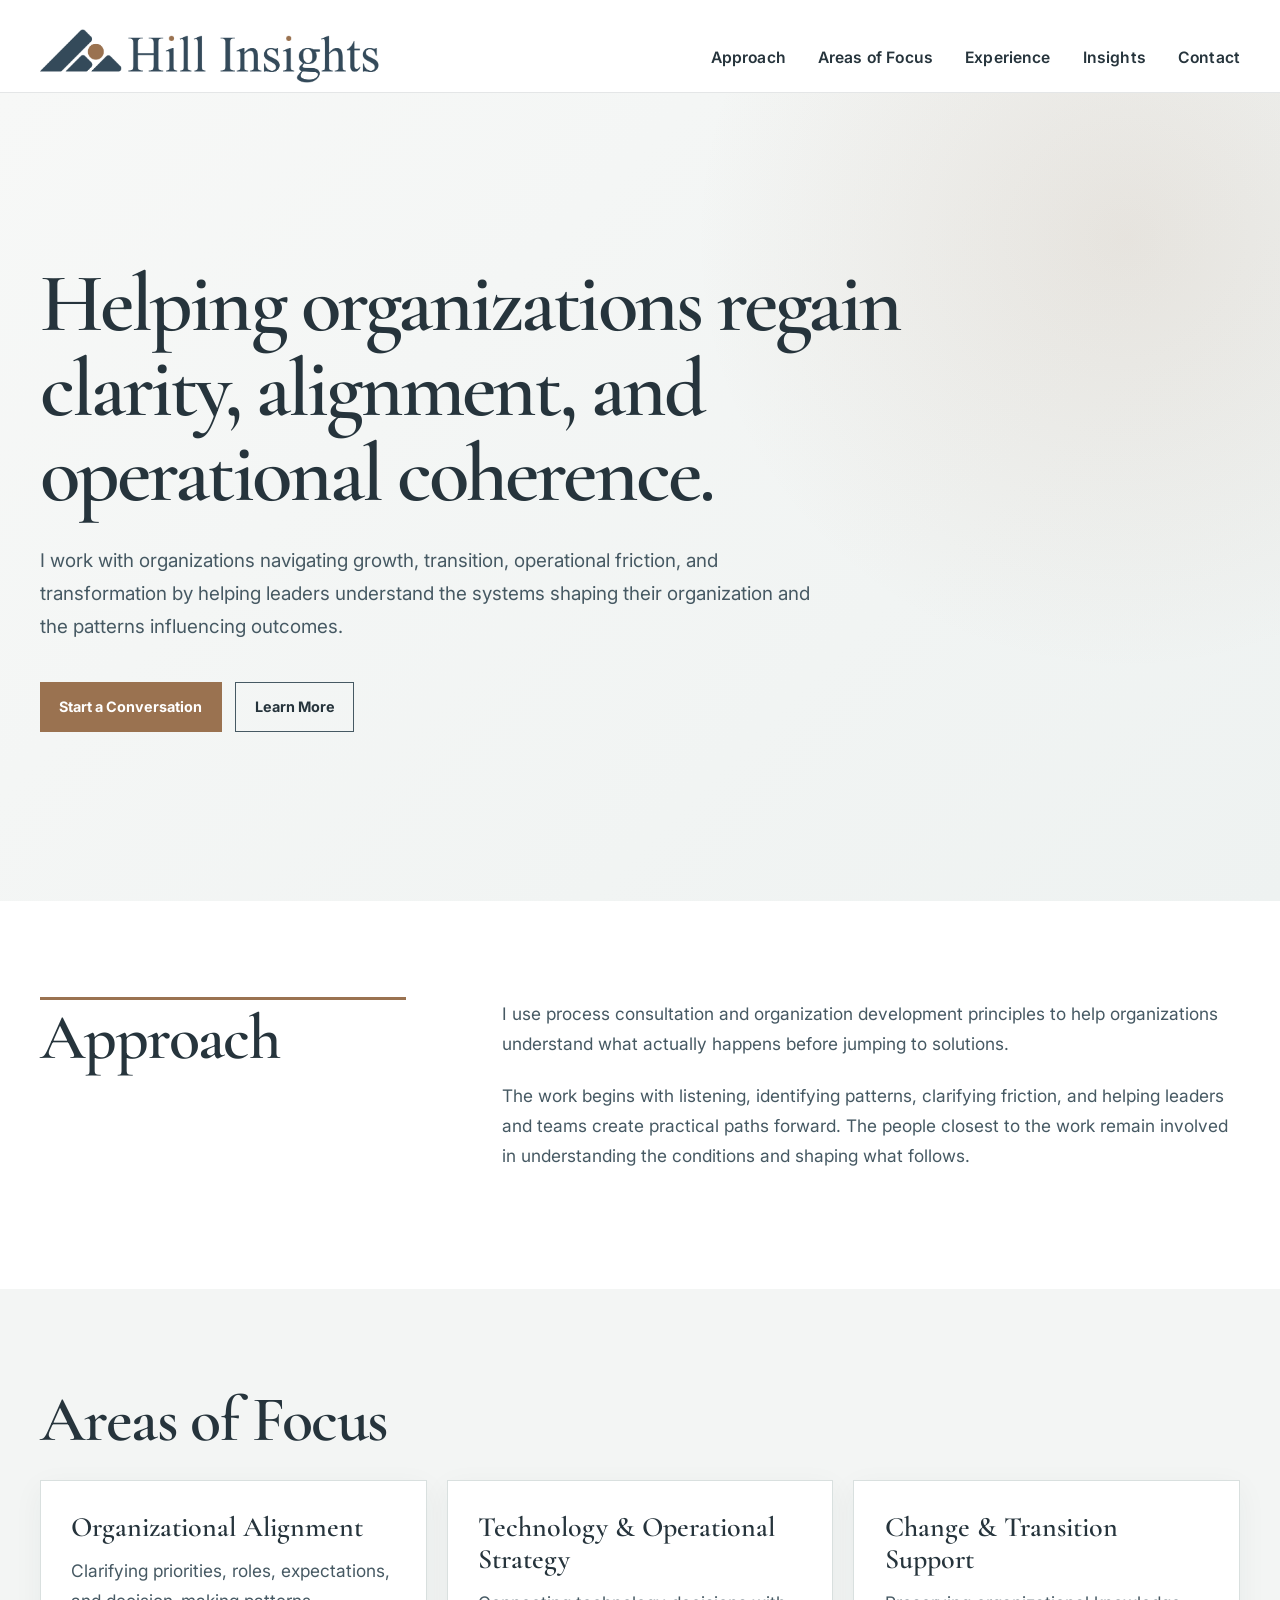
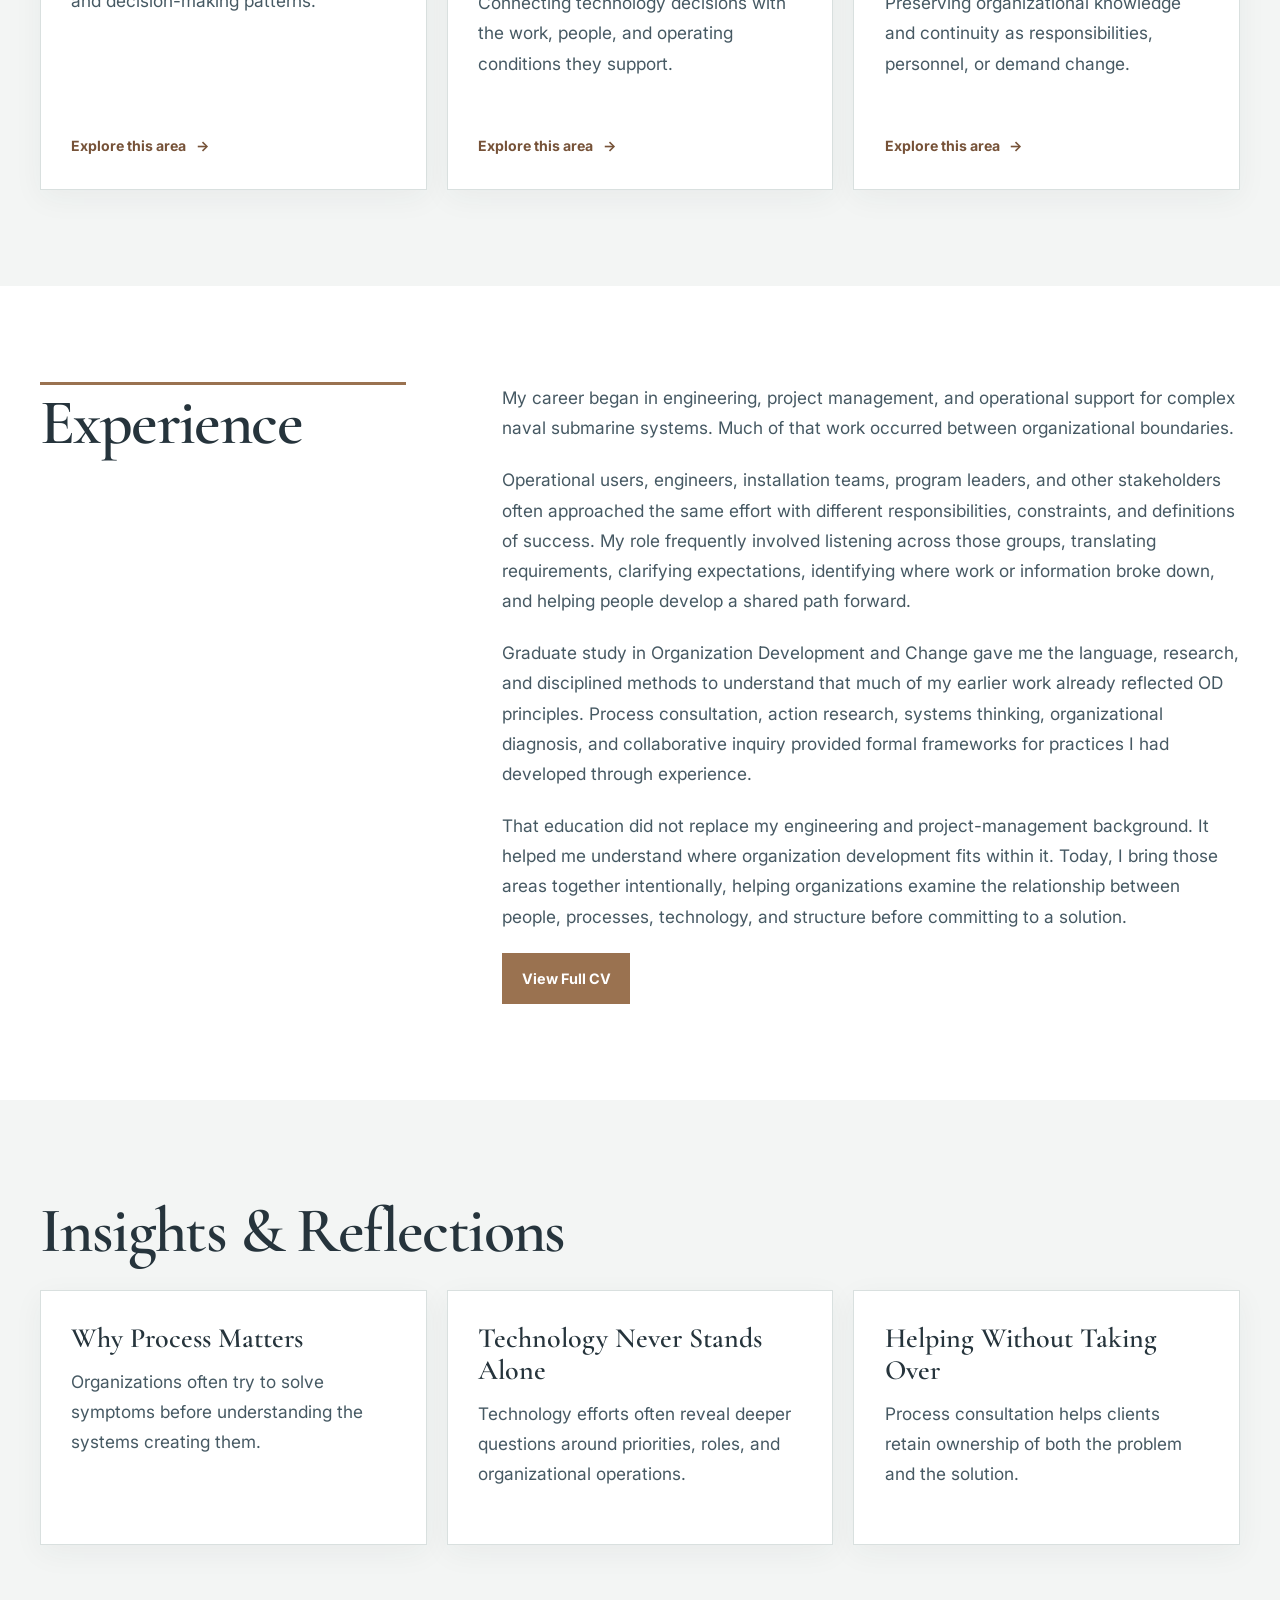
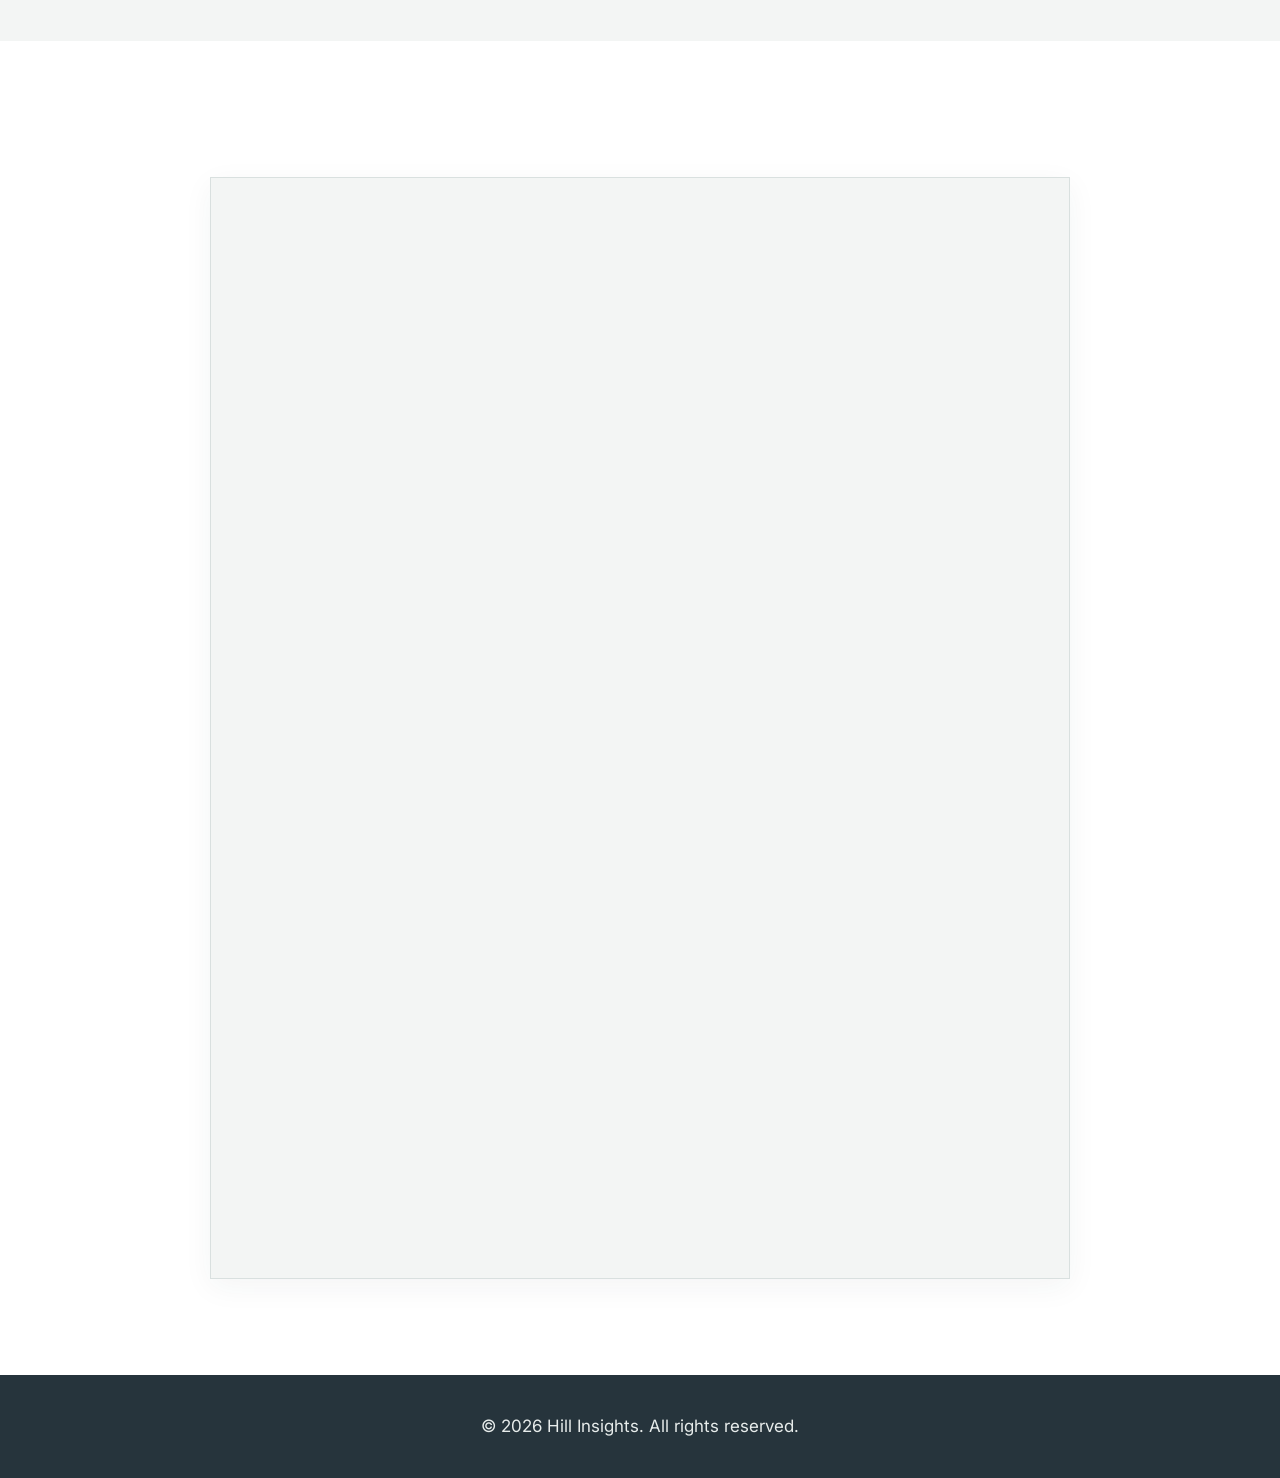
<file: index.html>
<!DOCTYPE html>
<html lang="en">
<head>
  <meta charset="UTF-8" />
  <meta name="viewport" content="width=device-width, initial-scale=1.0" />
  <title>Hill Insights</title>

  <!-- Fonts -->
  <link rel="preconnect" href="https://fonts.googleapis.com">
  <link rel="preconnect" href="https://fonts.gstatic.com" crossorigin>
  <link href="https://fonts.googleapis.com/css2?family=Inter:wght@300;400;500;600;700&family=Cormorant+Garamond:wght@500;600&display=swap" rel="stylesheet">
  <link rel="icon" type="image/png" href="favicon.png">
  <link rel="stylesheet" href="styles.css?v=20260813i" />
</head>
<body>

  <header class="site-header">
    <div class="container header-container">
      <a href="#top" class="brand">
        <img src="LogoSlate.png" alt="Hill Insights Logo" class="brand-logo">
      </a>

      <nav class="site-nav">
        <a href="#approach">Approach</a>
        <a href="areas-of-focus.html">Areas of Focus</a>
        <a href="#experience">Experience</a>
        <a href="#insights">Insights</a>
        <a href="#contact">Contact</a>
      </nav>
    </div>
  </header>

  <main id="top">

    <section class="hero-section">
      <div class="container hero-content">

        <h1>
          Helping organizations regain clarity, alignment, and operational coherence.
        </h1>

        <p class="hero-text">
          I work with organizations navigating growth, transition,
          operational friction, and transformation by helping leaders understand
          the systems shaping their organization and the patterns influencing outcomes.
        </p>

        <div class="hero-buttons">
          <a href="#contact" class="button-primary">Start a Conversation</a>
          <a href="#experience" class="button-secondary">Learn More</a>
        </div>

      </div>
    </section>

    <section id="approach" class="content-section">
      <div class="container editorial-section">
        <div class="editorial-heading">
          <h2>Approach</h2>
        </div>

        <div class="editorial-copy">
          <p class="editorial-lede">
            I use process consultation and organization development principles
            to help organizations understand what actually happens before jumping to solutions.
          </p>
          <p>
            The work begins with listening, identifying patterns, clarifying friction,
            and helping leaders and teams create practical paths forward. The people closest
            to the work remain involved in understanding the conditions and shaping what follows.
          </p>
        </div>
      </div>
    </section>

    <section id="focus" class="content-section muted-section">
      <div class="container">

        <h2>Areas of Focus</h2>

        <div class="card-grid focus-card-grid">

          <a class="info-card focus-card" href="areas-of-focus.html#organizational-alignment">
            <h3>Organizational Alignment</h3>
            <p>
              Clarifying priorities, roles, expectations,
              and decision-making patterns.
            </p>
            <span class="card-link">Explore this area <span aria-hidden="true">→</span></span>
          </a>

          <a class="info-card focus-card" href="areas-of-focus.html#technology-operational-strategy">
            <h3>Technology & Operational Strategy</h3>
            <p>
              Connecting technology decisions with the work,
              people, and operating conditions they support.
            </p>
            <span class="card-link">Explore this area <span aria-hidden="true">→</span></span>
          </a>

          <a class="info-card focus-card" href="areas-of-focus.html#change-transition-support">
            <h3>Change & Transition Support</h3>
            <p>
              Preserving organizational knowledge and continuity as
              responsibilities, personnel, or demand change.
            </p>
            <span class="card-link">Explore this area <span aria-hidden="true">→</span></span>
          </a>

        </div>
      </div>
    </section>

    <section id="experience" class="content-section">
      <div class="container editorial-section">
        <div class="editorial-heading">
          <h2>Experience</h2>
        </div>

        <div class="editorial-copy">
          <p class="editorial-lede">
            My career began in engineering, project management, and operational support
            for complex naval submarine systems. Much of that work occurred between
            organizational boundaries.
          </p>
          <p>
            Operational users, engineers, installation teams, program leaders, and other
            stakeholders often approached the same effort with different responsibilities,
            constraints, and definitions of success. My role frequently involved listening
            across those groups, translating requirements, clarifying expectations, identifying
            where work or information broke down, and helping people develop a shared path forward.
          </p>
          <p>
            Graduate study in Organization Development and Change gave me the language,
            research, and disciplined methods to understand that much of my earlier work
            already reflected OD principles. Process consultation, action research, systems
            thinking, organizational diagnosis, and collaborative inquiry provided formal
            frameworks for practices I had developed through experience.
          </p>
          <p>
            That education did not replace my engineering and project-management background.
            It helped me understand where organization development fits within it. Today, I bring
            those areas together intentionally, helping organizations examine the relationship
            between people, processes, technology, and structure before committing to a solution.
          </p>
          <a href="cv.html" class="button-primary">View Full CV</a>
        </div>
      </div>
    </section>

    <section id="insights" class="content-section muted-section">
      <div class="container">

        <h2>Insights & Reflections</h2>

        <div class="card-grid">

          <article class="info-card">
            <h3>Why Process Matters</h3>
            <p>
              Organizations often try to solve symptoms before understanding
              the systems creating them.
            </p>
          </article>

          <article class="info-card">
            <h3>Technology Never Stands Alone</h3>
            <p>
              Technology efforts often reveal deeper questions around priorities,
              roles, and organizational operations.
            </p>
          </article>

          <article class="info-card">
            <h3>Helping Without Taking Over</h3>
            <p>
              Process consultation helps clients retain ownership
              of both the problem and the solution.
            </p>
          </article>

        </div>
      </div>
    </section>

<section id="contact" class="content-section">
  <div class="container narrow-container">

<div class="form-embed-wrapper">

  <iframe
    src="https://forms.cloud.microsoft/Pages/ResponsePage.aspx?id=5L3J0kutukyEr48HLTpe3NbESg7yGsNCuAmA4YmdHu1UQ1M5Sk5CWkE3MzJKMDk3TVdWOTUzVVcyWi4u&embed=true"
    width="100%"
    height="1100"
    frameborder="0"
    marginwidth="0"
    marginheight="0"
    style="border: none;"
    allowfullscreen
    webkitallowfullscreen
    mozallowfullscreen
    msallowfullscreen
    loading="lazy">
  </iframe>

</div>

  </div>
</section>

  </main>

  <footer class="site-footer">
    <div class="container footer-container">
      <p>© 2026 Hill Insights. All rights reserved.</p>
    </div>
  </footer>

</body>
</html>
</file>
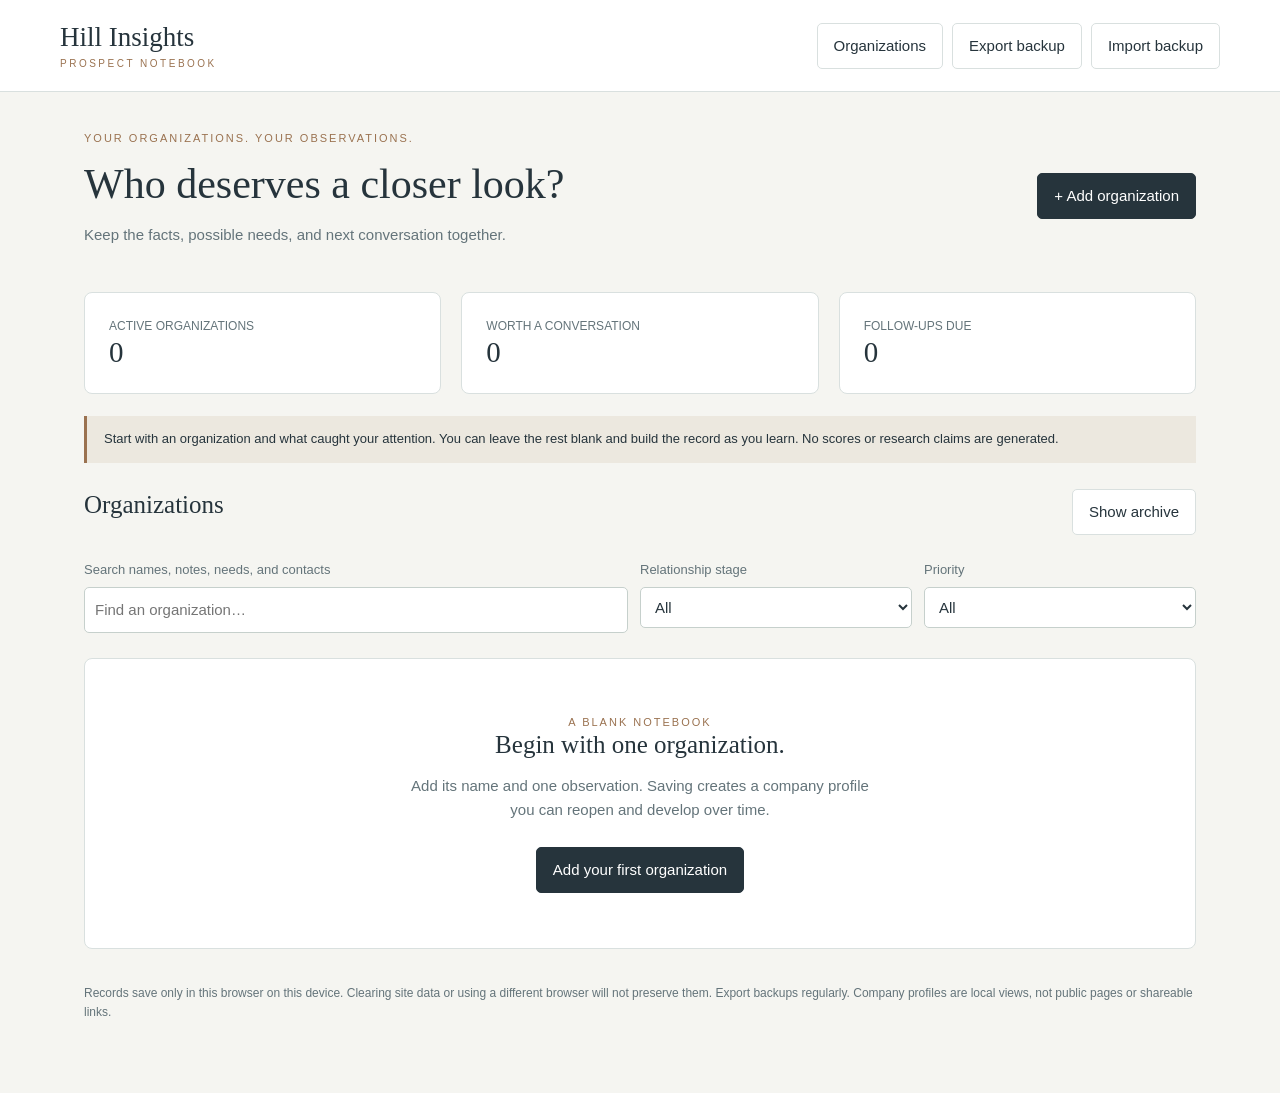
<file: needs/index.html>
<!doctype html><html lang="en"><head><meta charset="utf-8"><meta name="viewport" content="width=device-width,initial-scale=1"><meta name="robots" content="noindex,nofollow"><title>Prospect Notebook | Hill Insights</title><style>
:root{--ink:#26343c;--muted:#64747a;--copper:#9a7250;--line:#d9e0df;--paper:#f5f5f1}*{box-sizing:border-box}body{margin:0;background:var(--paper);font:15px/1.6 Arial,sans-serif;color:var(--ink)}header{background:white;border-bottom:1px solid var(--line);padding:22px max(24px,calc((100vw - 1160px)/2));display:flex;align-items:center;justify-content:space-between;gap:20px}.brand{font:27px Georgia,serif}.brand small{display:block;font:10px Arial;letter-spacing:2.5px;color:var(--copper);margin-top:5px}main{max-width:1160px;margin:auto;padding:38px 24px 70px}.eyebrow{font-size:11px;letter-spacing:2px;text-transform:uppercase;color:var(--copper)}h1{font:42px/1.15 Georgia,serif;margin:12px 0}h2{font:25px Georgia,serif;margin:0 0 14px}h3{margin:0 0 6px;font-size:17px}p{color:var(--muted)}button,.button{border:1px solid var(--line);border-radius:5px;background:white;padding:10px 16px;color:var(--ink);font:inherit;cursor:pointer;text-decoration:none;display:inline-block}button:hover,.button:hover{border-color:var(--copper)}.primary{background:var(--ink);color:white;border-color:var(--ink)}.actions{display:flex;gap:9px;flex-wrap:wrap}.row{display:flex;align-items:center;justify-content:space-between;gap:20px}.intro{margin-bottom:30px}.note{background:#ece8df;border-left:3px solid var(--copper);padding:13px 17px;font-size:13px;margin:22px 0}.grid{display:grid;gap:20px}.two{grid-template-columns:1fr 1fr}.three{grid-template-columns:repeat(3,1fr)}.card{background:white;border:1px solid var(--line);border-radius:8px;padding:24px}.card-link{color:inherit;text-decoration:none;display:block}.card-link:hover{border-color:var(--copper)}.small{font-size:12px;color:var(--muted)}label{display:block;font-size:13px;margin-bottom:6px;color:var(--muted)}input,select,textarea{width:100%;font:inherit;color:var(--ink);border:1px solid #c6d0cc;border-radius:5px;padding:10px;background:white}textarea{min-height:100px;resize:vertical}button:focus-visible,input:focus-visible,select:focus-visible,textarea:focus-visible,a:focus-visible{outline:2px solid var(--copper);outline-offset:3px}.field{margin-bottom:18px}.section{margin-top:26px}.pill{display:inline-block;background:#eef1ec;color:#466253;padding:3px 9px;font-size:11px;border-radius:20px}.priority{background:#f2e8dc;color:#7c5b38}.empty{text-align:center;padding:55px 20px}.empty p{max-width:470px;margin:15px auto 25px}.rule{border-bottom:1px solid var(--line);padding:15px 0}.pre{white-space:pre-wrap;overflow-wrap:anywhere;color:var(--ink)}.toolbar{display:grid;grid-template-columns:2fr 1fr 1fr;gap:12px;margin:25px 0}.facts{border-top:3px solid #456b5c}.hypotheses{border-top:3px solid var(--copper)}.hide{display:none!important}#toast{position:fixed;right:22px;bottom:22px;background:var(--ink);color:white;padding:12px 20px;border-radius:6px;max-width:90vw}footer{font-size:12px;color:var(--muted);margin-top:35px}dialog{border:1px solid var(--line);border-radius:9px;max-width:500px;padding:30px}dialog::backdrop{background:#26343c88}a{color:#765238}.count{font:29px Georgia,serif}.form-actions{position:sticky;bottom:0;background:#f5f5f1f5;padding:16px 0;border-top:1px solid var(--line)}@media(max-width:760px){header{padding:18px 22px;align-items:start;flex-direction:column}main{padding:25px 18px}.two,.three,.toolbar{grid-template-columns:1fr}h1{font-size:34px}.row{align-items:start;flex-direction:column}.card{padding:20px}}@media print{header button,header .actions,.actions,.note,.toolbar,footer,.form-actions{display:none!important}body{background:white}main{max-width:none;padding:10px}.card{break-inside:avoid}.two{grid-template-columns:1fr 1fr}h1{font-size:30px}}
</style></head><body><header><div class="brand">Hill Insights<small>PROSPECT NOTEBOOK</small></div><div class="actions"><button onclick="location.hash=''">Organizations</button><button onclick="backup()">Export backup</button><button onclick="document.getElementById('import').click()">Import backup</button><input class="hide" id="import" type="file" accept="application/json"></div></header><main id="app"></main><div id="toast" class="hide" role="status"></div><dialog id="confirm"><h2>Move this organization to the archive?</h2><p>You can restore the record from the Archived view.</p><div class="actions"><button id="archiveYes" class="primary">Archive organization</button><button onclick="document.getElementById('confirm').close()">Keep record</button></div></dialog><script>
const KEY='hill-prospect-notebook-v1',DRAFT='hill-prospect-draft-v1';let records=[],storageOK=true,query='',statusFilter='All',priorityFilter='All',archived=false,editing=false;const stages=['Researching','Worth a conversation','Contacted','Conversation scheduled','Exploring a need','Proposal','Client','Not pursuing'],priorities=['Unassigned','High','Medium','Low'];const fields={name:'Organization name',website:'Website',industry:'Industry / type',location:'Location / service area',size:'Approximate size',status:'Relationship stage',priority:'Your priority',reason:'Why this organization caught your attention',facts:'Observed facts',sources:'Sources and dates',needs:'Possible organizational needs',alternatives:'Other explanations / evidence against the need',fit:'Where Hill Insights could help',limits:'Reasons this may not fit',contact:'People and roles',route:'Connection or route to a conversation',next:'Next action',due:'Follow-up date',notes:'Conversation notes'};const $=s=>document.querySelector(s),esc=s=>String(s??'').replace(/[&<>"']/g,c=>({'&':'&amp;','<':'&lt;','>':'&gt;','"':'&quot;',"'":'&#39;'}[c]));try{records=JSON.parse(localStorage.getItem(KEY)||'[]');if(!Array.isArray(records))throw Error()}catch{storageOK=false;records=[]}function persist(next){try{localStorage.setItem(KEY,JSON.stringify(next));records=next;return true}catch{storageOK=false;toast('Could not save. Export a backup before leaving.');return false}}function toast(s){$('#toast').textContent=s;$('#toast').classList.remove('hide');setTimeout(()=>$('#toast').classList.add('hide'),4000)}function date(s){if(!s)return 'No date';let d=new Date(s+'T12:00:00');return isNaN(d)?s:d.toLocaleDateString(undefined,{month:'short',day:'numeric',year:'numeric'})}function today(){let d=new Date();return `${d.getFullYear()}-${String(d.getMonth()+1).padStart(2,'0')}-${String(d.getDate()).padStart(2,'0')}`}function safeURL(s){try{let u=new URL(/^https?:\/\//i.test(s)?s:'https://'+s);return ['http:','https:'].includes(u.protocol)?u.href:''}catch{return ''}}function footer(){return `<footer>Records save only in this browser on this device. Clearing site data or using a different browser will not preserve them. Export backups regularly. Company profiles are local views, not public pages or shareable links.</footer>`}function go(id){location.hash=id?'company/'+encodeURIComponent(id):''}function route(){editing=false;let h=location.hash.slice(1);if(h==='new')return form();if(h.startsWith('edit/'))return form(records.find(r=>r.id===decodeURIComponent(h.slice(5))));if(h.startsWith('company/')){let r=records.find(r=>r.id===decodeURIComponent(h.slice(8)));if(r)return profile(r);$('#app').innerHTML=`<div class="empty"><h1>Record not found in this browser.</h1><p>This address only opens a record stored on the device where it was created. Import your backup to open it here.</p><button onclick="go()">Back to organizations</button></div>`;return}list()}window.addEventListener('hashchange',route);window.addEventListener('beforeunload',e=>{if(editing){e.preventDefault();e.returnValue=''}});
function list(){let active=records.filter(r=>!r.archived),due=active.filter(r=>r.due&&r.due<=today());$('#app').innerHTML=`<div class="row intro"><div><div class="eyebrow">Your organizations. Your observations.</div><h1>Who deserves a closer look?</h1><p>Keep the facts, possible needs, and next conversation together.</p></div><button class="primary" onclick="location.hash='new'">+ Add organization</button></div><div class="grid three"><div class="card"><div class="small">ACTIVE ORGANIZATIONS</div><div class="count">${active.length}</div></div><div class="card"><div class="small">WORTH A CONVERSATION</div><div class="count">${active.filter(r=>r.status==='Worth a conversation').length}</div></div><div class="card"><div class="small">FOLLOW-UPS DUE</div><div class="count">${due.length}</div></div></div><div class="note">Start with an organization and what caught your attention. You can leave the rest blank and build the record as you learn. No scores or research claims are generated.</div>${!storageOK?'<div class="note">Browser storage unavailable. Saving may fail; export your work.</div>':''}<div class="row section"><h2>${archived?'Archived':'Organizations'}</h2><button onclick="archived=!archived;list()">${archived?'Show active':'Show archive'}</button></div><div class="toolbar"><div><label for="search">Search names, notes, needs, and contacts</label><input id="search" type="search" value="${esc(query)}" placeholder="Find an organization…" oninput="query=this.value;drawCards()"></div><div><label for="stage">Relationship stage</label><select id="stage" onchange="statusFilter=this.value;drawCards()">${['All',...stages].map(s=>`<option ${statusFilter===s?'selected':''}>${s}</option>`).join('')}</select></div><div><label for="priority">Priority</label><select id="priority" onchange="priorityFilter=this.value;drawCards()">${['All',...priorities].map(s=>`<option ${priorityFilter===s?'selected':''}>${s}</option>`).join('')}</select></div></div><div id="cards" class="grid three"></div>${footer()}`;drawCards()}
function drawCards(){let rows=records.filter(r=>!!r.archived===archived&&(statusFilter==='All'||r.status===statusFilter)&&(priorityFilter==='All'||r.priority===priorityFilter)&&Object.values(r).some(v=>String(v).toLowerCase().includes(query.toLowerCase()))).sort((a,b)=>(a.due||'9999').localeCompare(b.due||'9999')||b.updated.localeCompare(a.updated));$('#cards').innerHTML=rows.map(r=>`<a class="card card-link" href="#company/${encodeURIComponent(r.id)}"><div class="row"><span class="pill">${esc(r.status)}</span>${r.priority==='High'?'<span class="pill priority">High priority</span>':''}</div><h3 style="margin-top:20px">${esc(r.name)}</h3><div class="small">${esc([r.industry,r.location].filter(Boolean).join(' · '))||'Details to add'}</div><p>${esc((r.reason||r.needs||'No observations added yet.').slice(0,180))}</p><div class="rule small">Next: ${esc(r.next||'Not defined')}</div><div class="small" style="margin-top:10px">${r.due?'Follow up '+date(r.due):'No follow-up date'}${r.due&&r.due<=today()?' · Due':''}</div></a>`).join('')||`<div class="card empty" style="grid-column:1/-1"><div class="eyebrow">${records.length?'No matching records':'A blank notebook'}</div><h2>${records.length?'Nothing matches these filters.':'Begin with one organization.'}</h2><p>${records.length?'Change the search, stage, priority, or archive view.':'Add its name and one observation. Saving creates a company profile you can reopen and develop over time.'}</p>${!records.length?'<button class="primary" onclick="location.hash=\'new\'">Add your first organization</button>':''}</div>`}
function input(k,r,type='text'){return `<div class="field"><label for="f-${k}">${fields[k]}${k==='name'?' *':''}</label>${type==='textarea'?`<textarea id="f-${k}" name="${k}">${esc(r[k])}</textarea>`:type==='select'?`<select id="f-${k}" name="${k}">${(k==='status'?stages:priorities).map(s=>`<option ${r[k]===s?'selected':''}>${s}</option>`).join('')}</select>`:`<input id="f-${k}" name="${k}" type="${type}" value="${esc(r[k])}" ${k==='name'?'required maxlength="180"':''}>`}</div>`}
function form(r){if(location.hash.startsWith('#edit/')&&!r){go();return}let fresh=!r;r=r||{status:'Researching',priority:'Unassigned'};let draft=null;try{draft=JSON.parse(localStorage.getItem(DRAFT)||'null')}catch{}$('#app').innerHTML=`<div class="eyebrow">${fresh?'New organization':'Edit organization'}</div><h1>${fresh?'Start a company profile.':esc(r.name)}</h1><p>Only the organization name is required. Save what you know; revisit what you don’t.</p>${fresh&&draft?'<div class="note">An unfinished new record was found. <button type="button" onclick="restoreDraft()">Restore draft</button></div>':''}<form id="companyForm"><div class="card"><h2>Organization</h2><div class="grid two">${input('name',r)}${input('website',r)}${input('industry',r)}${input('location',r)}${input('size',r)}${input('status',r,'select')}${input('priority',r,'select')}</div>${input('reason',r,'textarea')}</div><div class="grid two section"><div class="card facts"><h2>What you know</h2><p class="small">Record what you observed, heard, or read. Include dates and where it came from.</p>${input('facts',r,'textarea')}${input('sources',r,'textarea')}</div><div class="card hypotheses"><h2>What you suspect</h2><p class="small">A possible need remains a hypothesis until conversations and evidence support it.</p>${input('needs',r,'textarea')}${input('alternatives',r,'textarea')}</div></div><div class="card section"><h2>Fit for Hill Insights</h2><div class="grid two">${input('fit',r,'textarea')}${input('limits',r,'textarea')}</div><p class="small">Consider process consultation, organizational alignment, systems integration, and cross-functional collaboration. Record scope or delivery constraints that matter to you.</p></div><div class="card section"><h2>People & next steps</h2><div class="grid two">${input('contact',r,'textarea')}${input('route',r,'textarea')}${input('next',r)}${input('due',r,'date')}</div>${input('notes',r,'textarea')}</div><div class="form-actions actions"><button class="primary">${fresh?'Save & create profile':'Save changes'}</button><button type="button" onclick="cancelEdit('${esc(r.id||'')}')">Cancel</button><span class="small" id="draftStatus">${fresh?'New-entry drafts save in this browser as you type.':'Save changes before leaving this form.'}</span></div></form>${footer()}`;let f=$('#companyForm');f.oninput=()=>{editing=true;if(fresh)try{localStorage.setItem(DRAFT,JSON.stringify(Object.fromEntries(new FormData(f))));$('#draftStatus').textContent='Draft saved in this browser'}catch{$('#draftStatus').textContent='Draft could not be saved'}};f.onsubmit=e=>{e.preventDefault();let values=Object.fromEntries(new FormData(f));values.name=values.name.trim();if(!values.name)return toast('Enter an organization name');if(values.website&&!safeURL(values.website))return toast('Enter a valid website address');let rec={...r,...values,id:r.id||crypto.randomUUID(),created:r.created||new Date().toISOString(),updated:new Date().toISOString(),archived:!!r.archived};let next=records.filter(x=>x.id!==rec.id).concat(rec);if(!persist(next))return;editing=false;if(fresh)try{localStorage.removeItem(DRAFT)}catch{}go(rec.id);toast('Company profile saved')};}
function cancelEdit(id){if(editing&&!confirm('Leave this form without saving changes? A new-entry draft, if available, stays in this browser.'))return;editing=false;go(id)}function restoreDraft(){try{let d=JSON.parse(localStorage.getItem(DRAFT)||'{}');for(let [k,v]of Object.entries(d)){let el=$('#companyForm').elements.namedItem(k);if(el)el.value=v}editing=true;toast('Draft restored')}catch{toast('Draft could not be restored')}}function content(r){let website=safeURL(r.website);return `<div class="eyebrow">Company profile · Hill Insights</div><h1>${esc(r.name)}</h1><div class="actions"><span class="pill">${esc(r.status)}</span><span class="pill priority">${esc(r.priority)} priority</span>${r.archived?'<span class="pill">Archived</span>':''}</div><p>${esc([r.industry,r.location,r.size].filter(Boolean).join(' · '))||'Organization details not yet added'}${website?`<br><a href="${esc(website)}" target="_blank" rel="noopener">${esc(r.website)}</a>`:''}</p><div class="card section"><h2>Why this organization?</h2><div class="pre">${esc(r.reason)||'<span class="small">Add what caught your attention.</span>'}</div></div><div class="grid two section"><div class="card facts"><h2>Observed facts</h2><div class="pre">${esc(r.facts)||'<span class="small">No facts recorded.</span>'}</div><h3 class="section">Sources and dates</h3><div class="pre">${esc(r.sources)||'<span class="small">No sources recorded.</span>'}</div></div><div class="card hypotheses"><h2>Possible needs</h2><div class="pre">${esc(r.needs)||'<span class="small">No hypothesis recorded.</span>'}</div><h3 class="section">Other explanations</h3><div class="pre">${esc(r.alternatives)||'<span class="small">Not yet explored.</span>'}</div></div></div><div class="grid two section"><div class="card"><h2>Potential contribution</h2><div class="pre">${esc(r.fit)||'<span class="small">Not yet assessed.</span>'}</div><h3 class="section">Limits / reasons to pass</h3><div class="pre">${esc(r.limits)||'<span class="small">Not yet assessed.</span>'}</div></div><div class="card"><h2>Next action</h2><div class="pre">${esc(r.next)||'<span class="small">No next action defined.</span>'}</div><p>Follow up: ${date(r.due)}</p><h3>People and roles</h3><div class="pre">${esc(r.contact)||'<span class="small">No contacts recorded.</span>'}</div><h3 class="section">Route to a conversation</h3><div class="pre">${esc(r.route)||'<span class="small">Not recorded.</span>'}</div></div></div><div class="card section"><h2>Conversation notes</h2><div class="pre">${esc(r.notes)||'<span class="small">No notes yet.</span>'}</div></div><p class="small">Created ${date(r.created.slice(0,10))} · Updated ${date(r.updated.slice(0,10))}</p>`}
function profile(r){$('#app').innerHTML=`<div class="actions intro"><button onclick="go()">← Organizations</button><button class="primary" onclick="location.hash='edit/${r.id}'">Edit profile</button><button onclick="downloadPage('${r.id}')">Download company page</button><button onclick="window.print()">Print / save PDF</button><button onclick="archiveRecord('${r.id}')">${r.archived?'Restore from archive':'Archive'}</button></div>${content(r)}<div class="note">This profile lives in this browser. Its address identifies your local record; sending that address to someone will not share the record. Download the company page to create a portable HTML snapshot.</div>${footer()}`}
function archiveRecord(id){let r=records.find(x=>x.id===id);if(r.archived){if(persist(records.map(x=>x.id===id?{...x,archived:false}:x)))profile(records.find(x=>x.id===id));return}$('#confirm').showModal();$('#archiveYes').onclick=()=>{if(persist(records.map(x=>x.id===id?{...x,archived:true}:x))){$('#confirm').close();profile(records.find(x=>x.id===id))}}}function download(name,data,type){let url=URL.createObjectURL(new Blob([data],{type}));let a=document.createElement('a');a.href=url;a.download=name;a.click();setTimeout(()=>URL.revokeObjectURL(url),1000)}function backup(){download('hill-insights-prospects-'+today()+'.json',JSON.stringify({version:1,exported:new Date().toISOString(),records},null,2),'application/json');toast('Backup download requested')}function downloadPage(id){let r=records.find(x=>x.id===id);let css=document.querySelector('style').textContent;download((r.name.toLowerCase().replace(/[^a-z0-9]+/g,'-').slice(0,80)||'organization')+'.html','<!doctype html><html lang="en"><meta charset="utf-8"><meta name="viewport" content="width=device-width,initial-scale=1"><title>'+esc(r.name)+' | Hill Insights</title><style>'+css+'</style><main>'+content(r)+'<footer>Company profile snapshot · Exported '+date(today())+' · This file contains notes as entered by its author.</footer></main></html>','text/html')}
function validateBackup(d){if(d.version!==1||!Array.isArray(d.records))throw Error('Not a Prospect Notebook backup');let ids=new Set();for(let r of d.records){if(typeof r.id!=='string'||!/^[a-zA-Z0-9-]{1,100}$/.test(r.id)||ids.has(r.id)||typeof r.name!=='string'||!r.name.trim())throw Error('Invalid or duplicate company record');ids.add(r.id);for(let k of Object.keys(fields))if(r[k]!==undefined&&typeof r[k]!=='string')throw Error('Invalid field '+k);if(!stages.includes(r.status)||!priorities.includes(r.priority)||typeof r.created!=='string'||typeof r.updated!=='string'||isNaN(Date.parse(r.created))||isNaN(Date.parse(r.updated)))throw Error('Invalid record metadata');if(r.website&&!safeURL(r.website))throw Error('Invalid website');}return d.records}
$('#import').onchange=async e=>{try{let incoming=validateBackup(JSON.parse(await e.target.files[0].text()));let merged=[...records],added=0,skipped=0;for(let r of incoming){if(merged.some(x=>x.id===r.id)){skipped++;continue}merged.push(r);added++}if(persist(merged)){location.hash='';list();toast(`${added} organizations imported; ${skipped} existing records kept.`)}}catch(err){toast('Import failed: '+err.message)}e.target.value=''};route();
</script></body></html>
</file>
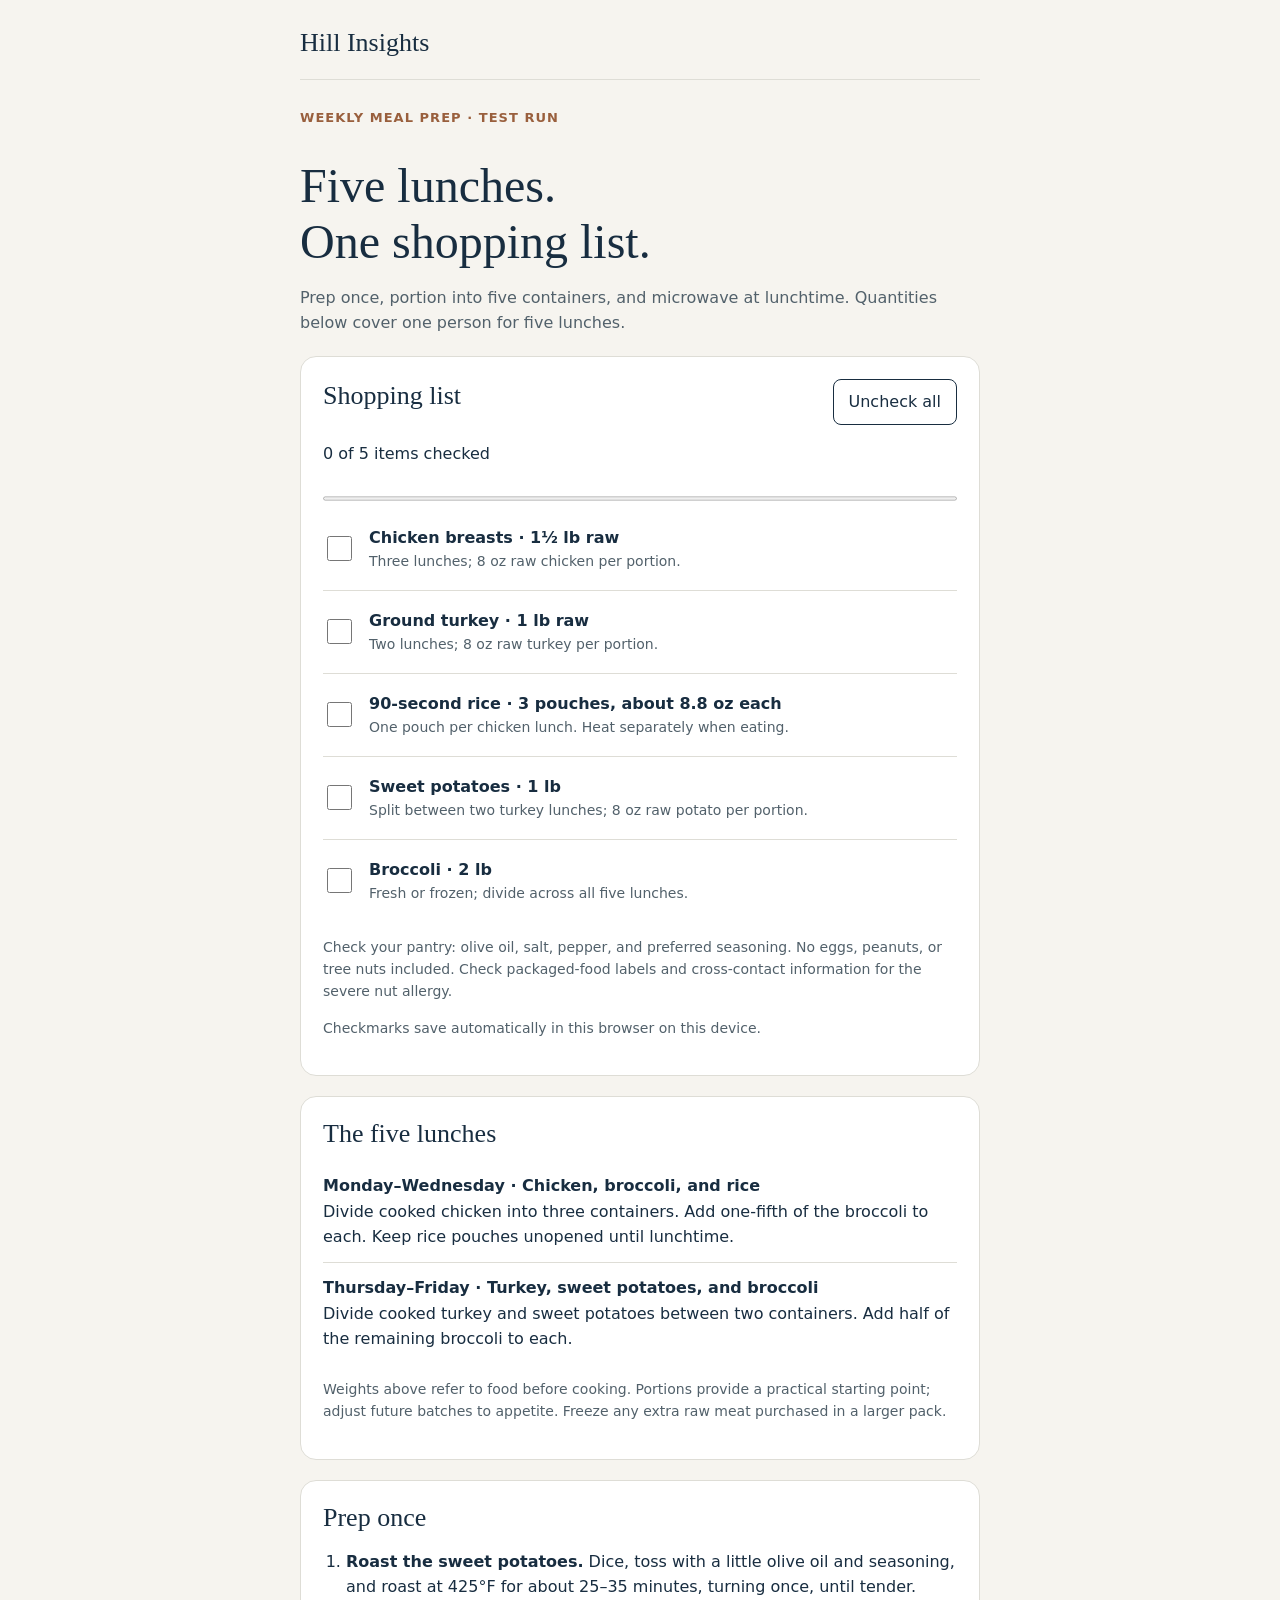
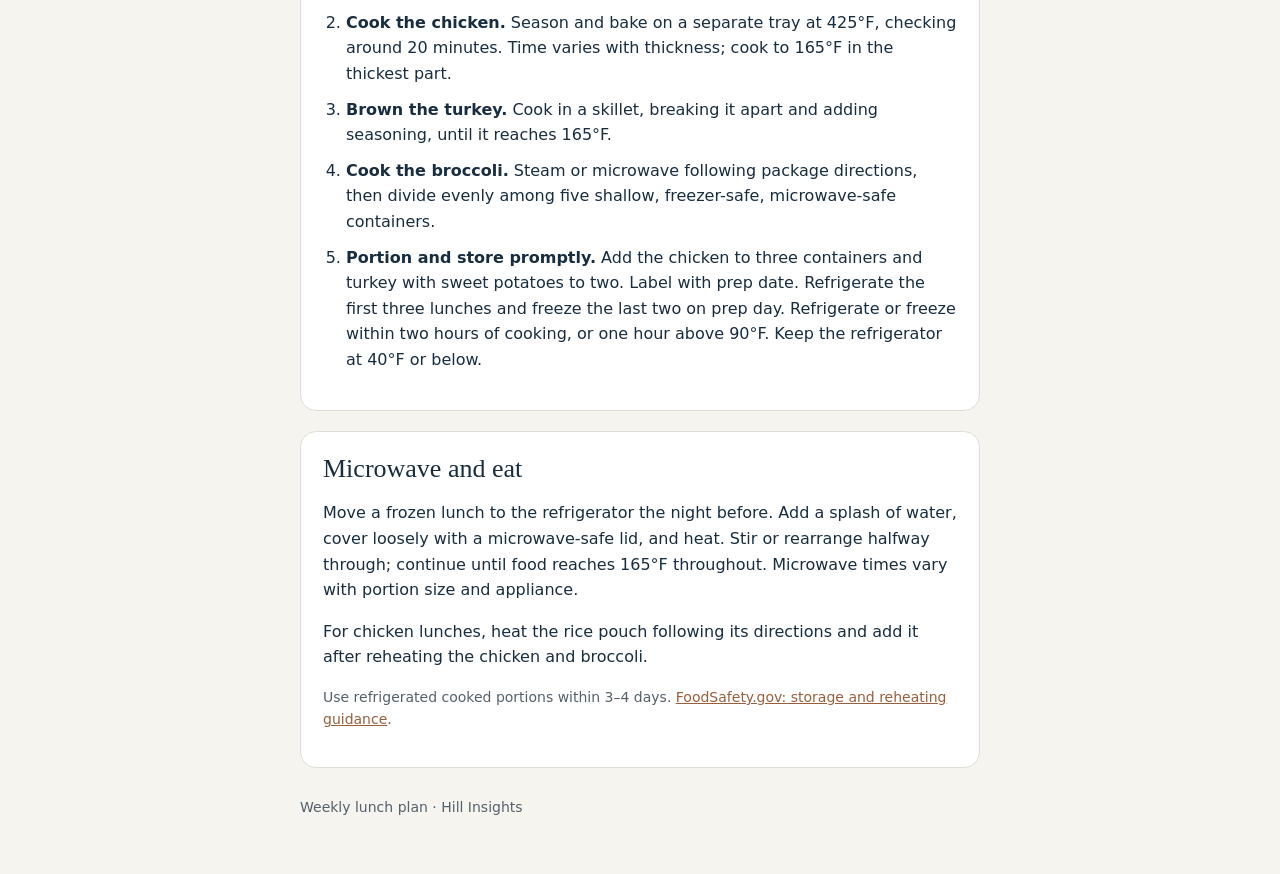
<file: shoppinglist/index.html>
<!doctype html>
<html lang="en">
<head>
<meta charset="utf-8"><meta name="viewport" content="width=device-width,initial-scale=1">
<meta name="robots" content="noindex,nofollow">
<title>Weekly Shopping List | Hill Insights</title>
<link rel="icon" href="/favicon.png">
<style>
:root{color-scheme:light;--navy:#182d40;--copper:#995f3d;--paper:#f6f4ef;--line:#deddd6}
*{box-sizing:border-box}body{margin:0;background:var(--paper);color:var(--navy);font:16px/1.6 system-ui,sans-serif}
main{max-width:720px;margin:auto;padding:28px 20px 56px}.brand{font:26px Georgia,serif;color:var(--navy);text-decoration:none}
header{border-bottom:1px solid var(--line);padding-bottom:20px}h1{font:clamp(34px,7vw,48px)/1.15 Georgia,serif;margin:30px 0 12px}h2{font:26px Georgia,serif;margin:0 0 12px}
.sub{color:#52616b}.tag{color:var(--copper);font-weight:650;font-size:13px;letter-spacing:.08em;text-transform:uppercase;margin-top:28px}
.panel{background:white;border:1px solid var(--line);border-radius:16px;padding:22px;margin-top:20px}.row{display:flex;gap:14px;align-items:center;padding:17px 0;border-bottom:1px solid var(--line);cursor:pointer}.row:last-child{border:0}
input[type=checkbox]{width:25px;height:25px;accent-color:var(--copper);flex-shrink:0}.item{display:block;font-weight:650}.detail{display:block;color:#52616b;font-size:14px}label:has(input:checked) .item{text-decoration:line-through;color:#748079}
button{font:inherit;cursor:pointer;border:1px solid var(--navy);border-radius:8px;padding:9px 15px;background:white;color:var(--navy)}button:focus-visible,a:focus-visible,input:focus-visible{outline:3px solid var(--copper);outline-offset:4px}
.toolbar{display:flex;justify-content:space-between;gap:12px;align-items:center;flex-wrap:wrap}progress{width:100%;height:9px;accent-color:var(--copper);margin:12px 0 0}
ol,ul{padding-left:23px}li{margin:10px 0}a{color:var(--copper)}.note{font-size:14px;color:#52616b}.meal{padding:12px 0}.meal+.meal{border-top:1px solid var(--line)}footer{margin-top:28px}
@media print{button,header,footer{display:none}.panel{break-inside:avoid}body{background:white}}
</style>
</head>
<body><main>
<header><a class="brand" href="/">Hill Insights</a></header>
<div class="tag">Weekly meal prep · Test run</div>
<h1>Five lunches.<br>One shopping list.</h1>
<p class="sub">Prep once, portion into five containers, and microwave at lunchtime. Quantities below cover one person for five lunches.</p>
<section class="panel" aria-labelledby="shopping-heading">
<div class="toolbar"><h2 id="shopping-heading">Shopping list</h2><button id="reset" type="button">Uncheck all</button></div>
<p id="count" role="status" aria-live="polite"></p><progress id="progress" max="5" value="0" aria-label="Shopping progress"></progress>
<div id="items">
<label class="row"><input type="checkbox" data-key="chicken"><span><span class="item">Chicken breasts · 1½ lb raw</span><span class="detail">Three lunches; 8 oz raw chicken per portion.</span></span></label>
<label class="row"><input type="checkbox" data-key="turkey"><span><span class="item">Ground turkey · 1 lb raw</span><span class="detail">Two lunches; 8 oz raw turkey per portion.</span></span></label>
<label class="row"><input type="checkbox" data-key="rice"><span><span class="item">90-second rice · 3 pouches, about 8.8 oz each</span><span class="detail">One pouch per chicken lunch. Heat separately when eating.</span></span></label>
<label class="row"><input type="checkbox" data-key="potatoes"><span><span class="item">Sweet potatoes · 1 lb</span><span class="detail">Split between two turkey lunches; 8 oz raw potato per portion.</span></span></label>
<label class="row"><input type="checkbox" data-key="broccoli"><span><span class="item">Broccoli · 2 lb</span><span class="detail">Fresh or frozen; divide across all five lunches.</span></span></label>
</div>
<p class="note">Check your pantry: olive oil, salt, pepper, and preferred seasoning. No eggs, peanuts, or tree nuts included. Check packaged-food labels and cross-contact information for the severe nut allergy.</p>
<p class="note" id="save-note">Checkmarks save automatically in this browser on this device.</p>
</section>
<section class="panel"><h2>The five lunches</h2>
<div class="meal"><strong>Monday–Wednesday · Chicken, broccoli, and rice</strong><br>Divide cooked chicken into three containers. Add one-fifth of the broccoli to each. Keep rice pouches unopened until lunchtime.</div>
<div class="meal"><strong>Thursday–Friday · Turkey, sweet potatoes, and broccoli</strong><br>Divide cooked turkey and sweet potatoes between two containers. Add half of the remaining broccoli to each.</div>
<p class="note">Weights above refer to food before cooking. Portions provide a practical starting point; adjust future batches to appetite. Freeze any extra raw meat purchased in a larger pack.</p>
</section>
<section class="panel"><h2>Prep once</h2>
<ol>
<li><strong>Roast the sweet potatoes.</strong> Dice, toss with a little olive oil and seasoning, and roast at 425°F for about 25–35 minutes, turning once, until tender.</li>
<li><strong>Cook the chicken.</strong> Season and bake on a separate tray at 425°F, checking around 20 minutes. Time varies with thickness; cook to 165°F in the thickest part.</li>
<li><strong>Brown the turkey.</strong> Cook in a skillet, breaking it apart and adding seasoning, until it reaches 165°F.</li>
<li><strong>Cook the broccoli.</strong> Steam or microwave following package directions, then divide evenly among five shallow, freezer-safe, microwave-safe containers.</li>
<li><strong>Portion and store promptly.</strong> Add the chicken to three containers and turkey with sweet potatoes to two. Label with prep date. Refrigerate the first three lunches and freeze the last two on prep day. Refrigerate or freeze within two hours of cooking, or one hour above 90°F. Keep the refrigerator at 40°F or below.</li>
</ol></section>
<section class="panel"><h2>Microwave and eat</h2>
<p>Move a frozen lunch to the refrigerator the night before. Add a splash of water, cover loosely with a microwave-safe lid, and heat. Stir or rearrange halfway through; continue until food reaches 165°F throughout. Microwave times vary with portion size and appliance.</p>
<p>For chicken lunches, heat the rice pouch following its directions and add it after reheating the chicken and broccoli.</p>
<p class="note">Use refrigerated cooked portions within 3–4 days. <a href="https://www.foodsafety.gov/keep-food-safe/4-steps-to-food-safety" target="_blank" rel="noopener noreferrer">FoodSafety.gov: storage and reheating guidance</a>.</p>
</section>
<footer class="note">Weekly lunch plan · Hill Insights</footer>
</main>
<script>
(function(){
'use strict';
var key='hillinsights-shoppinglist-v1';
var boxes=Array.from(document.querySelectorAll('[data-key]'));
var count=document.getElementById('count');
var progress=document.getElementById('progress');
var note=document.getElementById('save-note');
function update(){var checked=boxes.filter(function(box){return box.checked;}).length;count.textContent=checked+' of '+boxes.length+' items checked';progress.value=checked;}
function persist(){var state={};boxes.forEach(function(box){state[box.dataset.key]=box.checked;});try{localStorage.setItem(key,JSON.stringify(state));}catch(e){note.textContent='Browser storage unavailable. Checkmarks will last only while this page stays open.';}update();}
try{var state=JSON.parse(localStorage.getItem(key)||'{}')||{};boxes.forEach(function(box){box.checked=state[box.dataset.key]===true;});}catch(e){note.textContent='Saved checkmarks unavailable in this browser.';}
boxes.forEach(function(box){box.addEventListener('change',persist);});
document.getElementById('reset').addEventListener('click',function(){if(boxes.some(function(box){return box.checked;})&&confirm('Uncheck every shopping item?')){boxes.forEach(function(box){box.checked=false;});persist();}});
update();
})();
</script></body></html>
</file>
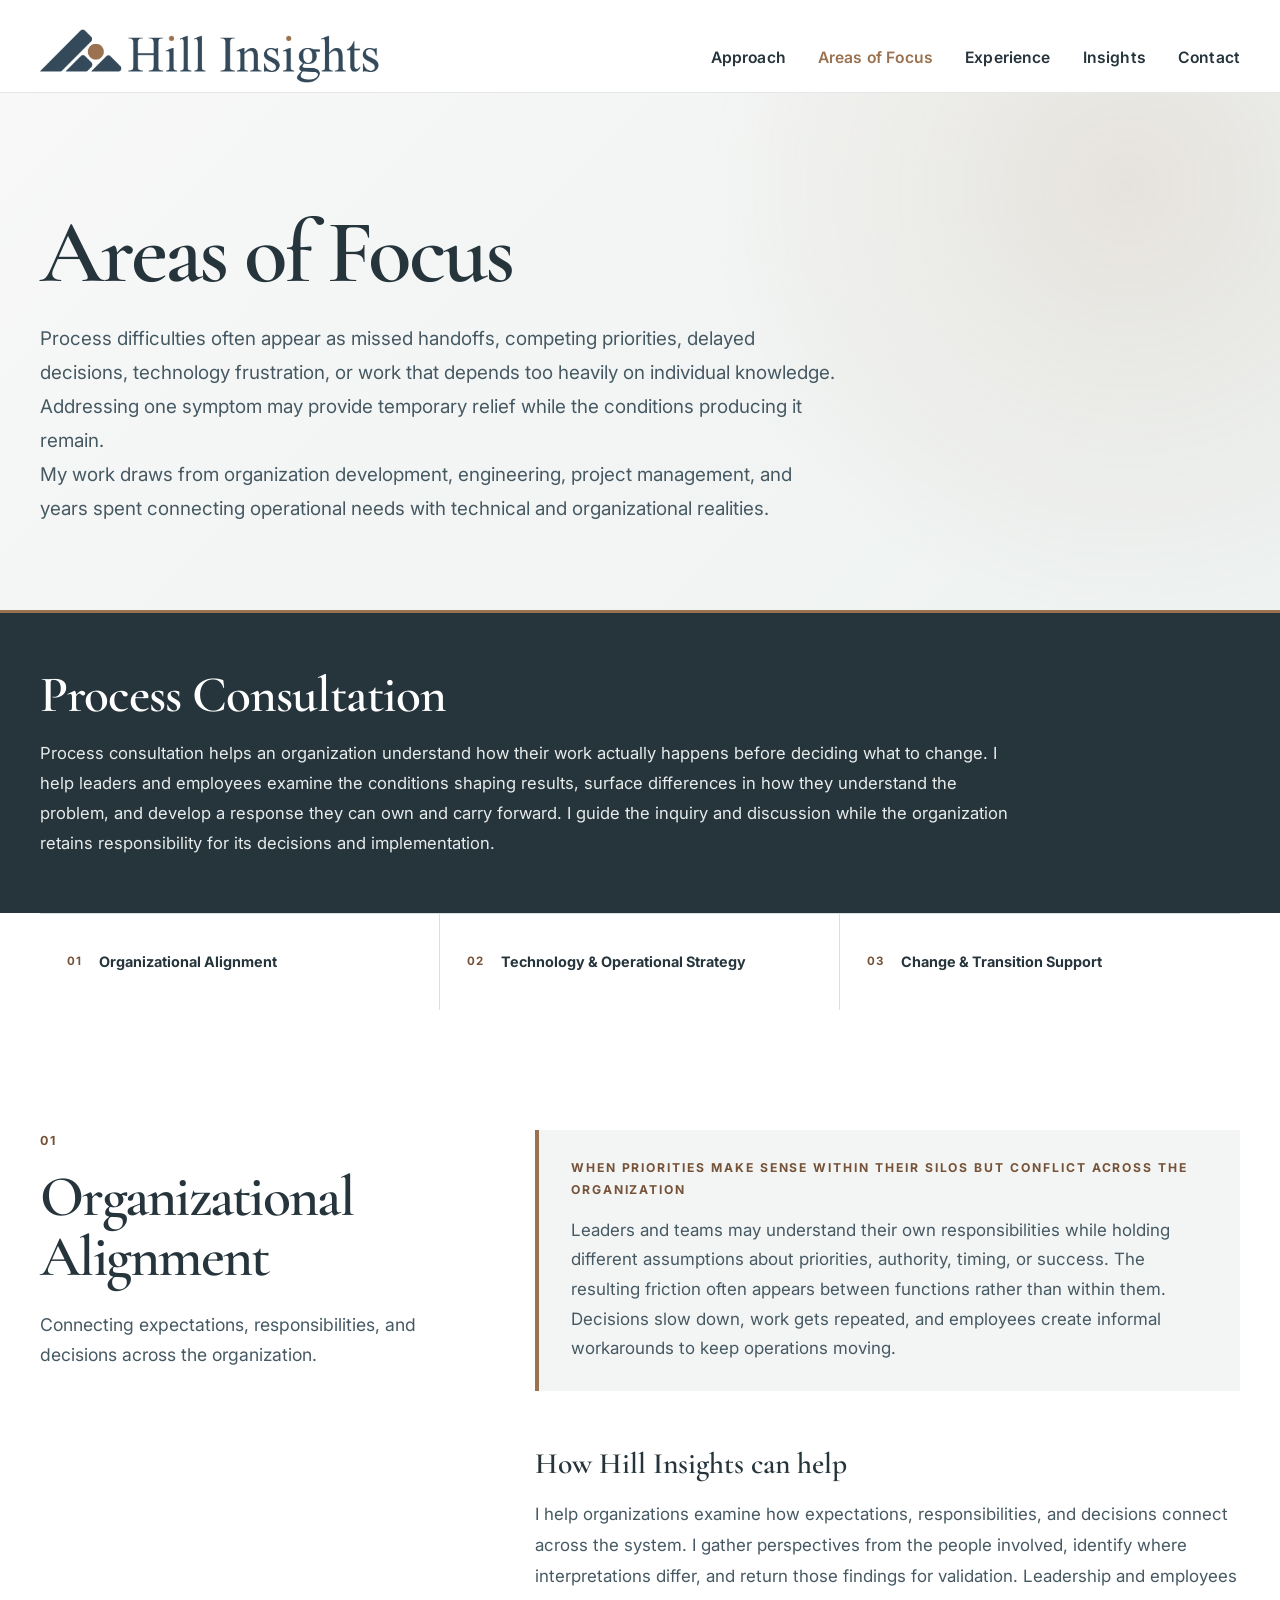
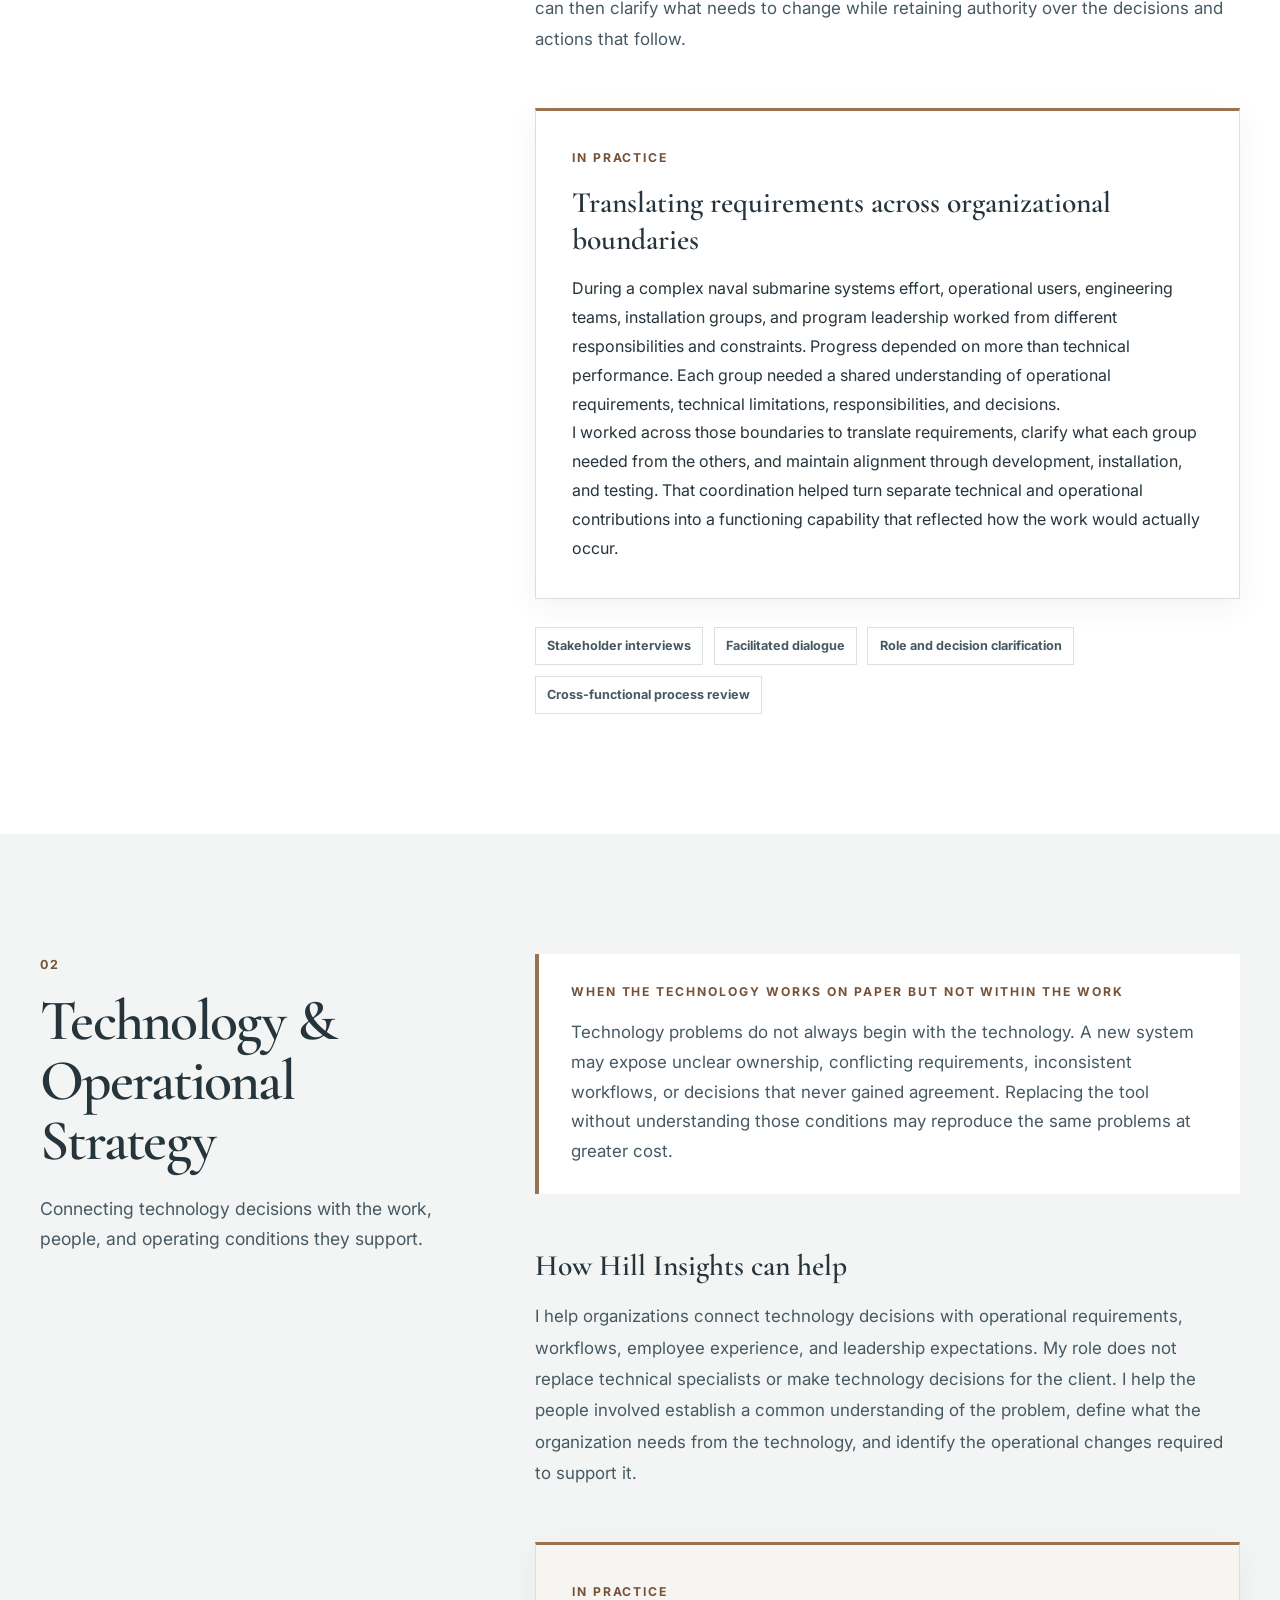
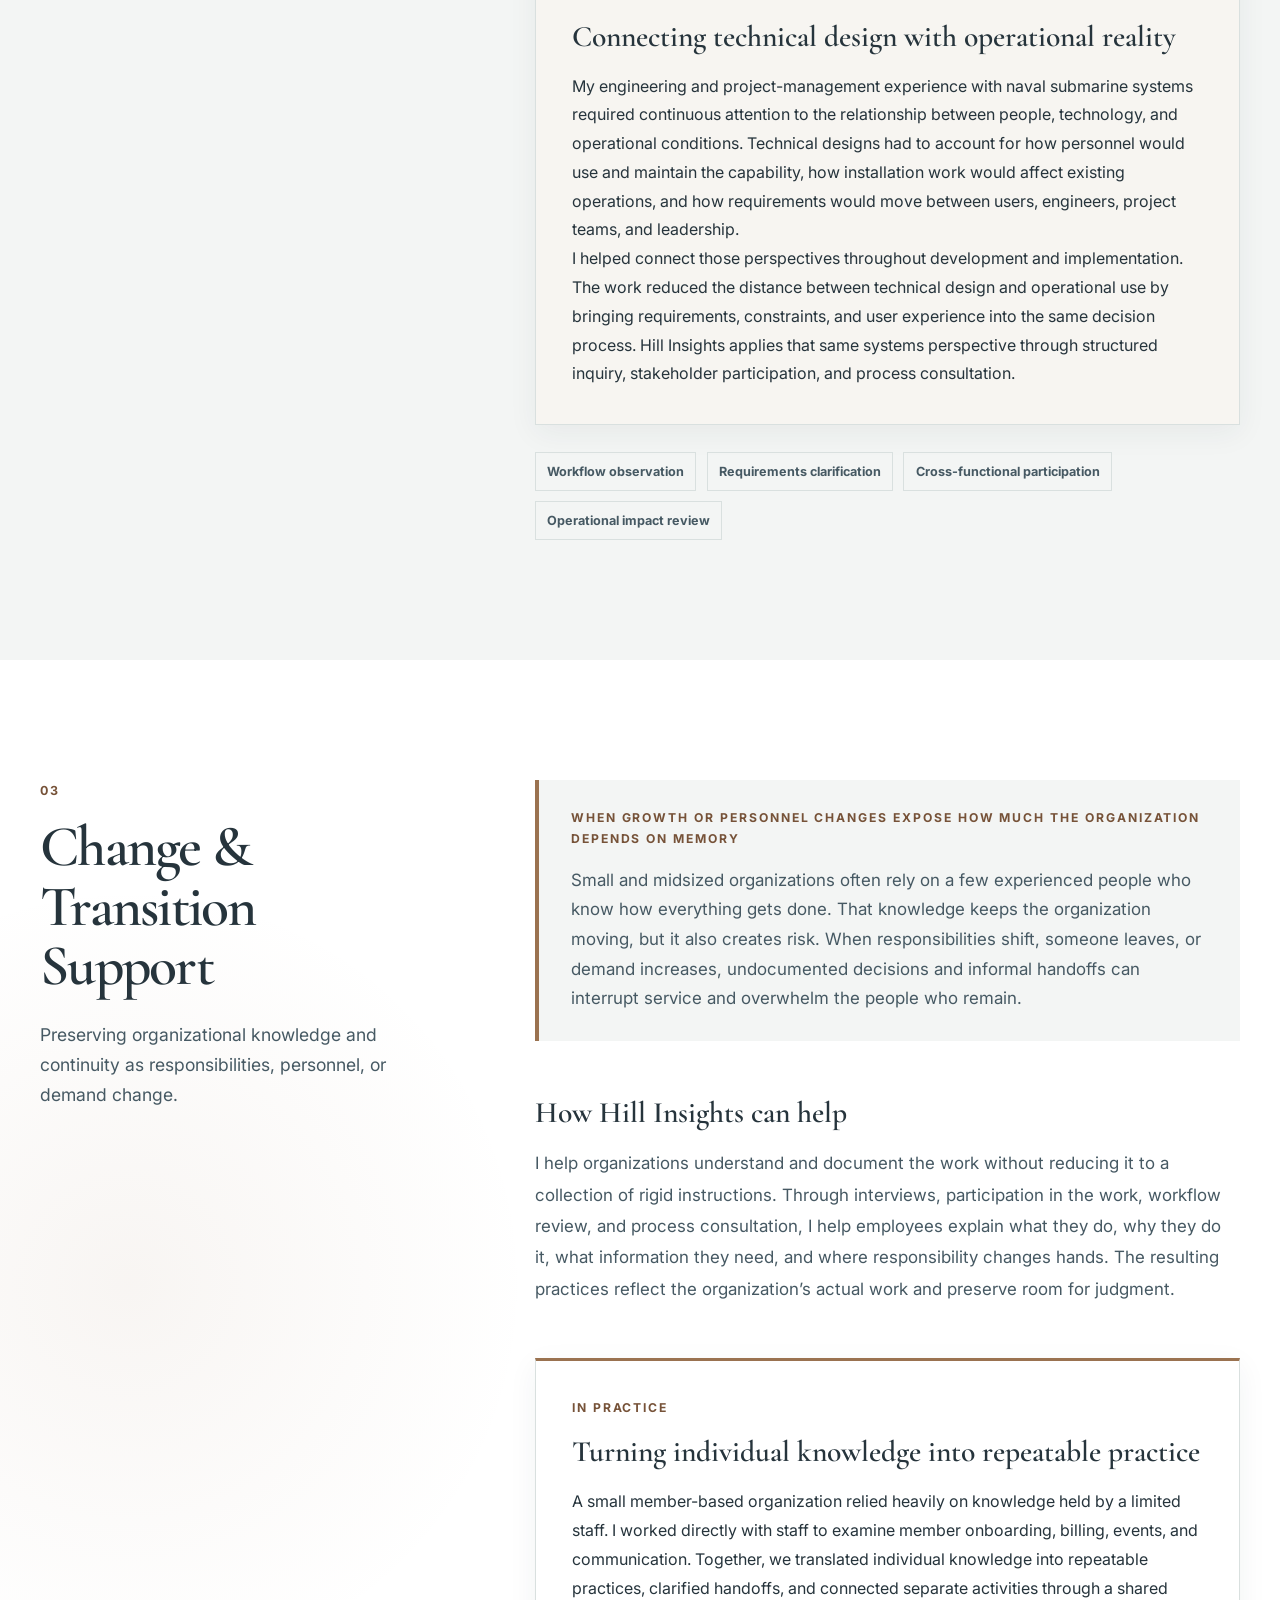
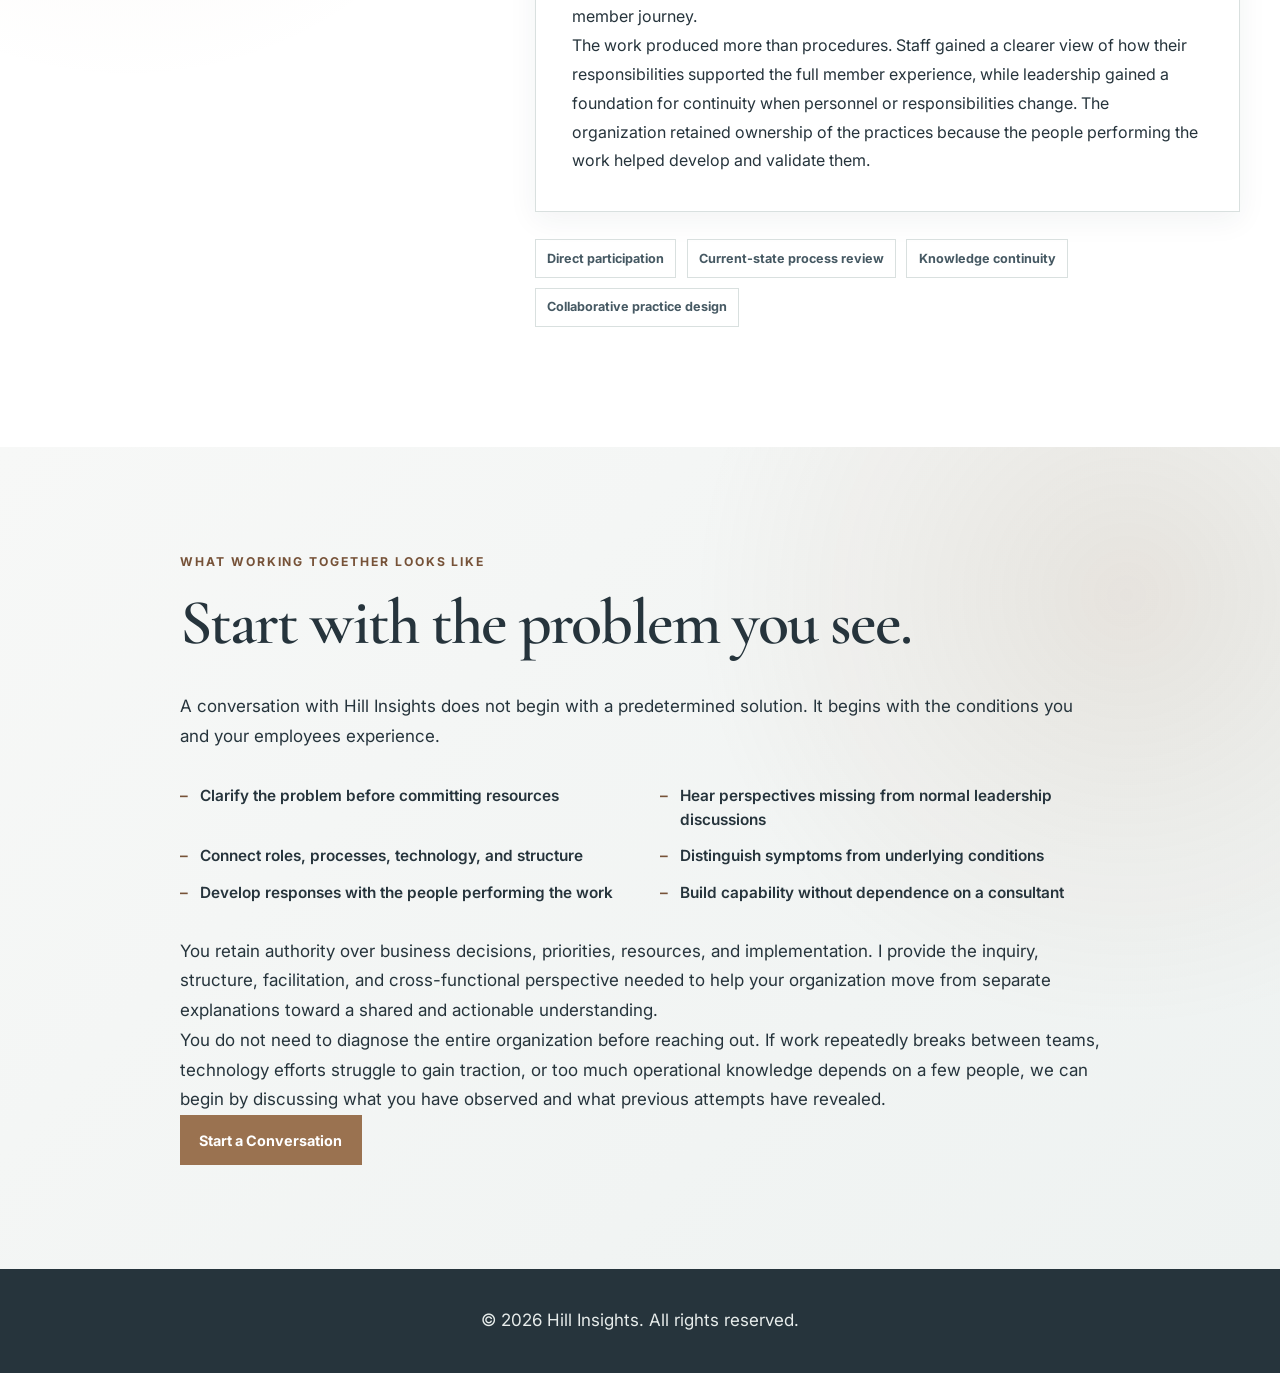
<file: areas-of-focus.html>
<!DOCTYPE html>
<html lang="en">
<head>
  <meta charset="UTF-8" />
  <meta name="viewport" content="width=device-width, initial-scale=1.0" />
  <meta name="description" content="Explore how Hill Insights helps organizations strengthen alignment, connect technology with operations, and navigate change and transition." />
  <title>Areas of Focus | Hill Insights</title>

  <link rel="preconnect" href="https://fonts.googleapis.com">
  <link rel="preconnect" href="https://fonts.gstatic.com" crossorigin>
  <link href="https://fonts.googleapis.com/css2?family=Inter:wght@300;400;500;600;700&family=Cormorant+Garamond:wght@500;600&display=swap" rel="stylesheet">
  <link rel="icon" type="image/png" href="favicon.png">
  <link rel="stylesheet" href="styles.css?v=20260816c" />
</head>
<body class="focus-page">

  <header class="site-header">
    <div class="container header-container">
      <a href="index.html" class="brand">
        <img src="LogoSlate.png" alt="Hill Insights Logo" class="brand-logo">
      </a>

      <nav class="site-nav" aria-label="Primary navigation">
        <a href="index.html#approach">Approach</a>
        <a href="areas-of-focus.html" aria-current="page">Areas of Focus</a>
        <a href="index.html#experience">Experience</a>
        <a href="index.html#insights">Insights</a>
        <a href="index.html#contact">Contact</a>
      </nav>
    </div>
  </header>

  <main id="top">
    <section class="focus-hero">
      <div class="container focus-hero-grid">
        <div>
          <h1>Areas of Focus</h1>
          <p class="focus-hero-text">
            Process difficulties often appear as missed handoffs, competing priorities,
            delayed decisions, technology frustration, or work that depends too heavily
            on individual knowledge. Addressing one symptom may provide temporary relief
            while the conditions producing it remain.
          </p>
          <p class="focus-hero-text">
            My work draws from organization development, engineering, project management,
            and years spent connecting operational needs with technical and organizational
            realities.
          </p>
        </div>

      </div>

    </section>

    <section class="confidentiality-strip process-consultation-strip">
      <div class="container confidentiality-content">
        <h2>Process Consultation</h2>
        <p>
          Process consultation helps an organization understand how their work actually happens
          before deciding what to change. I help leaders and employees examine the conditions
          shaping results, surface differences in how they understand the problem, and develop
          a response they can own and carry forward. I guide the inquiry and discussion while
          the organization retains responsibility for its decisions and implementation.
        </p>
      </div>
    </section>

      <nav class="container focus-jump-nav" aria-label="Areas on this page">
        <a href="#organizational-alignment"><span>01</span> Organizational Alignment</a>
        <a href="#technology-operational-strategy"><span>02</span> Technology &amp; Operational Strategy</a>
        <a href="#change-transition-support"><span>03</span> Change &amp; Transition Support</a>
      </nav>

    <section id="organizational-alignment" class="focus-detail-section">
      <div class="container focus-detail-grid">
        <div class="focus-heading-column">
          <p class="focus-number">01</p>
          <h2>Organizational Alignment</h2>
          <p class="focus-summary">
            Connecting expectations, responsibilities, and decisions across the organization.
          </p>
        </div>

        <div class="focus-body-column">
          <div class="experience-panel">
            <p class="section-label">When priorities make sense within their silos but conflict across the organization</p>
            <p>
              Leaders and teams may understand their own responsibilities while holding different
              assumptions about priorities, authority, timing, or success. The resulting friction
              often appears between functions rather than within them. Decisions slow down, work
              gets repeated, and employees create informal workarounds to keep operations moving.
            </p>
          </div>

          <h3>How Hill Insights can help</h3>
          <p>
            I help organizations examine how expectations, responsibilities, and decisions
            connect across the system. I gather perspectives from the people involved, identify
            where interpretations differ, and return those findings for validation. Leadership
            and employees can then clarify what needs to change while retaining authority over
            the decisions and actions that follow.
          </p>

          <div class="practice-example">
            <p class="section-label">In practice</p>
            <h3>Translating requirements across organizational boundaries</h3>
            <p>
              During a complex naval submarine systems effort, operational users, engineering
              teams, installation groups, and program leadership worked from different responsibilities
              and constraints. Progress depended on more than technical performance. Each group needed
              a shared understanding of operational requirements, technical limitations, responsibilities,
              and decisions.
            </p>
            <p>
              I worked across those boundaries to translate requirements, clarify what each group
              needed from the others, and maintain alignment through development, installation,
              and testing. That coordination helped turn separate technical and operational
              contributions into a functioning capability that reflected how the work would
              actually occur.
            </p>
          </div>

          <ul class="method-list" aria-label="Methods associated with organizational alignment">
            <li>Stakeholder interviews</li>
            <li>Facilitated dialogue</li>
            <li>Role and decision clarification</li>
            <li>Cross-functional process review</li>
          </ul>
        </div>
      </div>
    </section>

    <section id="technology-operational-strategy" class="focus-detail-section alternate-section">
      <div class="container focus-detail-grid">
        <div class="focus-heading-column">
          <p class="focus-number">02</p>
          <h2>Technology &amp; Operational Strategy</h2>
          <p class="focus-summary">
            Connecting technology decisions with the work, people, and operating conditions they support.
          </p>
        </div>

        <div class="focus-body-column">
          <div class="experience-panel">
            <p class="section-label">When the technology works on paper but not within the work</p>
            <p>
              Technology problems do not always begin with the technology. A new system may
              expose unclear ownership, conflicting requirements, inconsistent workflows, or
              decisions that never gained agreement. Replacing the tool without understanding
              those conditions may reproduce the same problems at greater cost.
            </p>
          </div>

          <h3>How Hill Insights can help</h3>
          <p>
            I help organizations connect technology decisions with operational requirements,
            workflows, employee experience, and leadership expectations. My role does not replace
            technical specialists or make technology decisions for the client. I help the people
            involved establish a common understanding of the problem, define what the organization
            needs from the technology, and identify the operational changes required to support it.
          </p>

          <div class="practice-example">
            <p class="section-label">In practice</p>
            <h3>Connecting technical design with operational reality</h3>
            <p>
              My engineering and project-management experience with naval submarine systems
              required continuous attention to the relationship between people, technology,
              and operational conditions. Technical designs had to account for how personnel
              would use and maintain the capability, how installation work would affect existing
              operations, and how requirements would move between users, engineers, project teams,
              and leadership.
            </p>
            <p>
              I helped connect those perspectives throughout development and implementation.
              The work reduced the distance between technical design and operational use by bringing
              requirements, constraints, and user experience into the same decision process. Hill
              Insights applies that same systems perspective through structured inquiry, stakeholder
              participation, and process consultation.
            </p>
          </div>

          <ul class="method-list" aria-label="Methods associated with technology and operational strategy">
            <li>Workflow observation</li>
            <li>Requirements clarification</li>
            <li>Cross-functional participation</li>
            <li>Operational impact review</li>
          </ul>
        </div>
      </div>
    </section>

    <section id="change-transition-support" class="focus-detail-section transformation-section">
      <div class="container focus-detail-grid">
        <div class="focus-heading-column">
          <p class="focus-number">03</p>
          <h2>Change &amp; Transition Support</h2>
          <p class="focus-summary">
            Preserving organizational knowledge and continuity as responsibilities, personnel, or demand change.
          </p>
        </div>

        <div class="focus-body-column">
          <div class="experience-panel">
            <p class="section-label">When growth or personnel changes expose how much the organization depends on memory</p>
            <p>
              Small and midsized organizations often rely on a few experienced people who know
              how everything gets done. That knowledge keeps the organization moving, but it also
              creates risk. When responsibilities shift, someone leaves, or demand increases,
              undocumented decisions and informal handoffs can interrupt service and overwhelm
              the people who remain.
            </p>
          </div>

          <h3>How Hill Insights can help</h3>
          <p>
            I help organizations understand and document the work without reducing it to a
            collection of rigid instructions. Through interviews, participation in the work,
            workflow review, and process consultation, I help employees explain what they do,
            why they do it, what information they need, and where responsibility changes hands.
            The resulting practices reflect the organization’s actual work and preserve room
            for judgment.
          </p>

          <div class="practice-example">
            <p class="section-label">In practice</p>
            <h3>Turning individual knowledge into repeatable practice</h3>
            <p>
              A small member-based organization relied heavily on knowledge held by a limited
              staff. I worked directly with staff to examine member onboarding, billing, events,
              and communication. Together, we translated individual knowledge into repeatable
              practices, clarified handoffs, and connected separate activities through a shared
              member journey.
            </p>
            <p>
              The work produced more than procedures. Staff gained a clearer view of how their
              responsibilities supported the full member experience, while leadership gained a
              foundation for continuity when personnel or responsibilities change. The organization
              retained ownership of the practices because the people performing the work helped
              develop and validate them.
            </p>
          </div>

          <ul class="method-list" aria-label="Methods associated with change and transition support">
            <li>Direct participation</li>
            <li>Current-state process review</li>
            <li>Knowledge continuity</li>
            <li>Collaborative practice design</li>
          </ul>
        </div>
      </div>
    </section>

    <section class="focus-contact-section">
      <div class="container focus-contact-content">
        <p class="section-label">What working together looks like</p>
        <h2>Start with the problem you see.</h2>
        <p>
          A conversation with Hill Insights does not begin with a predetermined solution.
          It begins with the conditions you and your employees experience.
        </p>
        <ul class="working-list" aria-label="Ways Hill Insights helps">
          <li>Clarify the problem before committing resources</li>
          <li>Hear perspectives missing from normal leadership discussions</li>
          <li>Connect roles, processes, technology, and structure</li>
          <li>Distinguish symptoms from underlying conditions</li>
          <li>Develop responses with the people performing the work</li>
          <li>Build capability without dependence on a consultant</li>
        </ul>
        <p>
          You retain authority over business decisions, priorities, resources, and implementation.
          I provide the inquiry, structure, facilitation, and cross-functional perspective needed
          to help your organization move from separate explanations toward a shared and actionable
          understanding.
        </p>
        <p>
          You do not need to diagnose the entire organization before reaching out. If work repeatedly
          breaks between teams, technology efforts struggle to gain traction, or too much operational
          knowledge depends on a few people, we can begin by discussing what you have observed and
          what previous attempts have revealed.
        </p>
        <a href="index.html#contact" class="button-primary">Start a Conversation</a>
      </div>
    </section>
  </main>

  <footer class="site-footer">
    <div class="container footer-container">
      <p>© 2026 Hill Insights. All rights reserved.</p>
    </div>
  </footer>

</body>
</html>
</file>
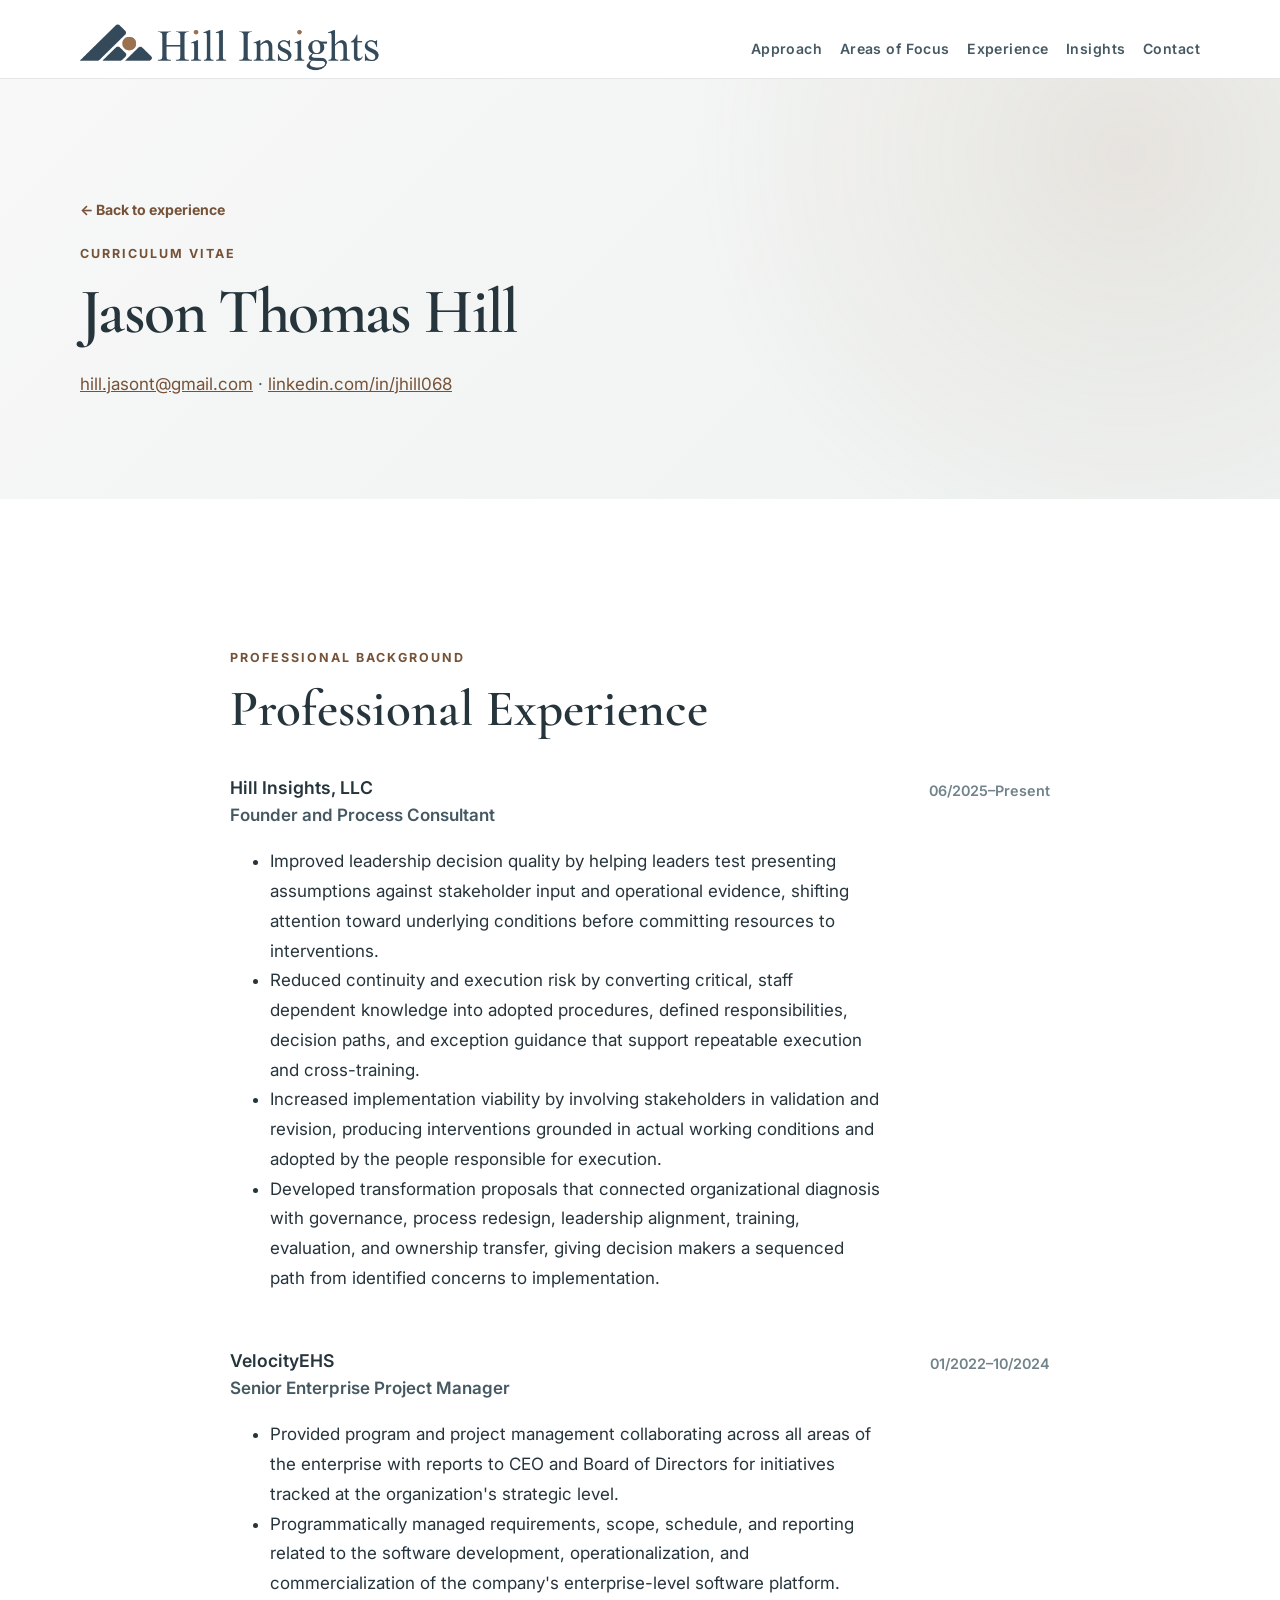
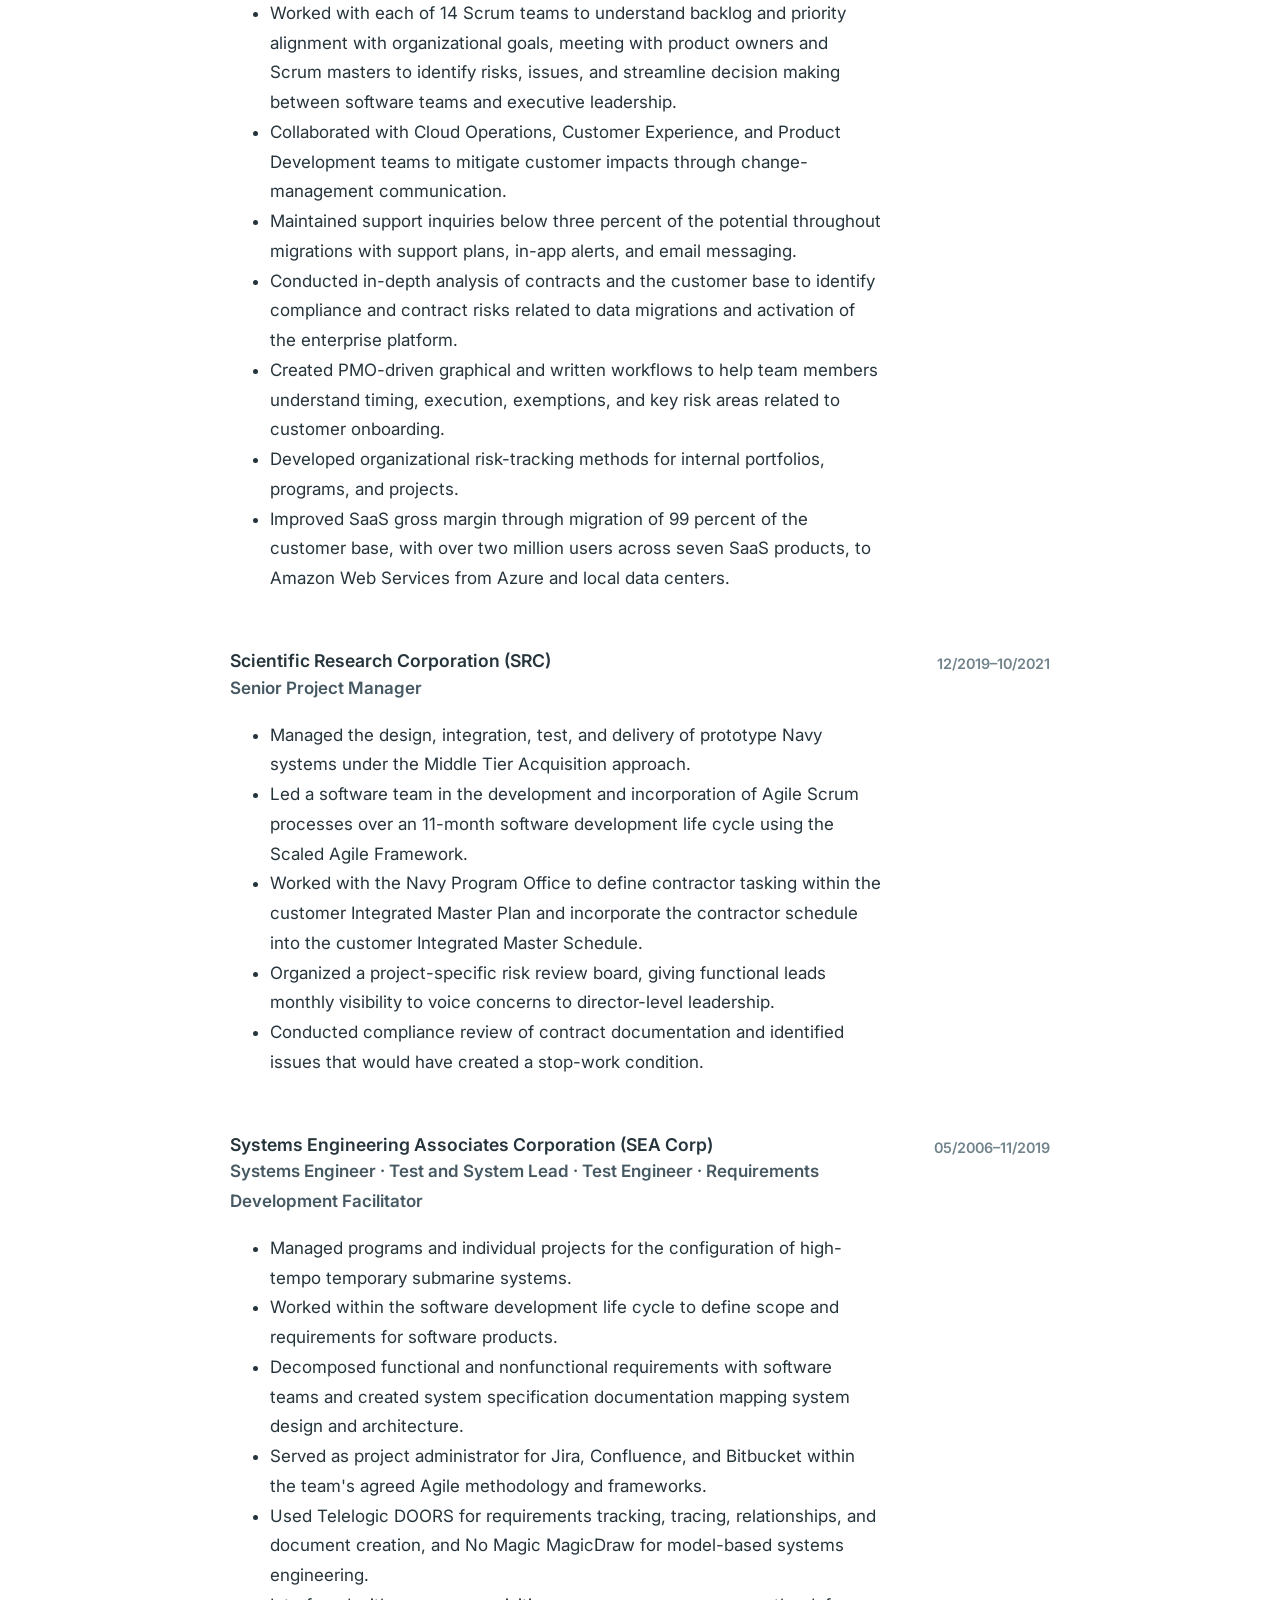
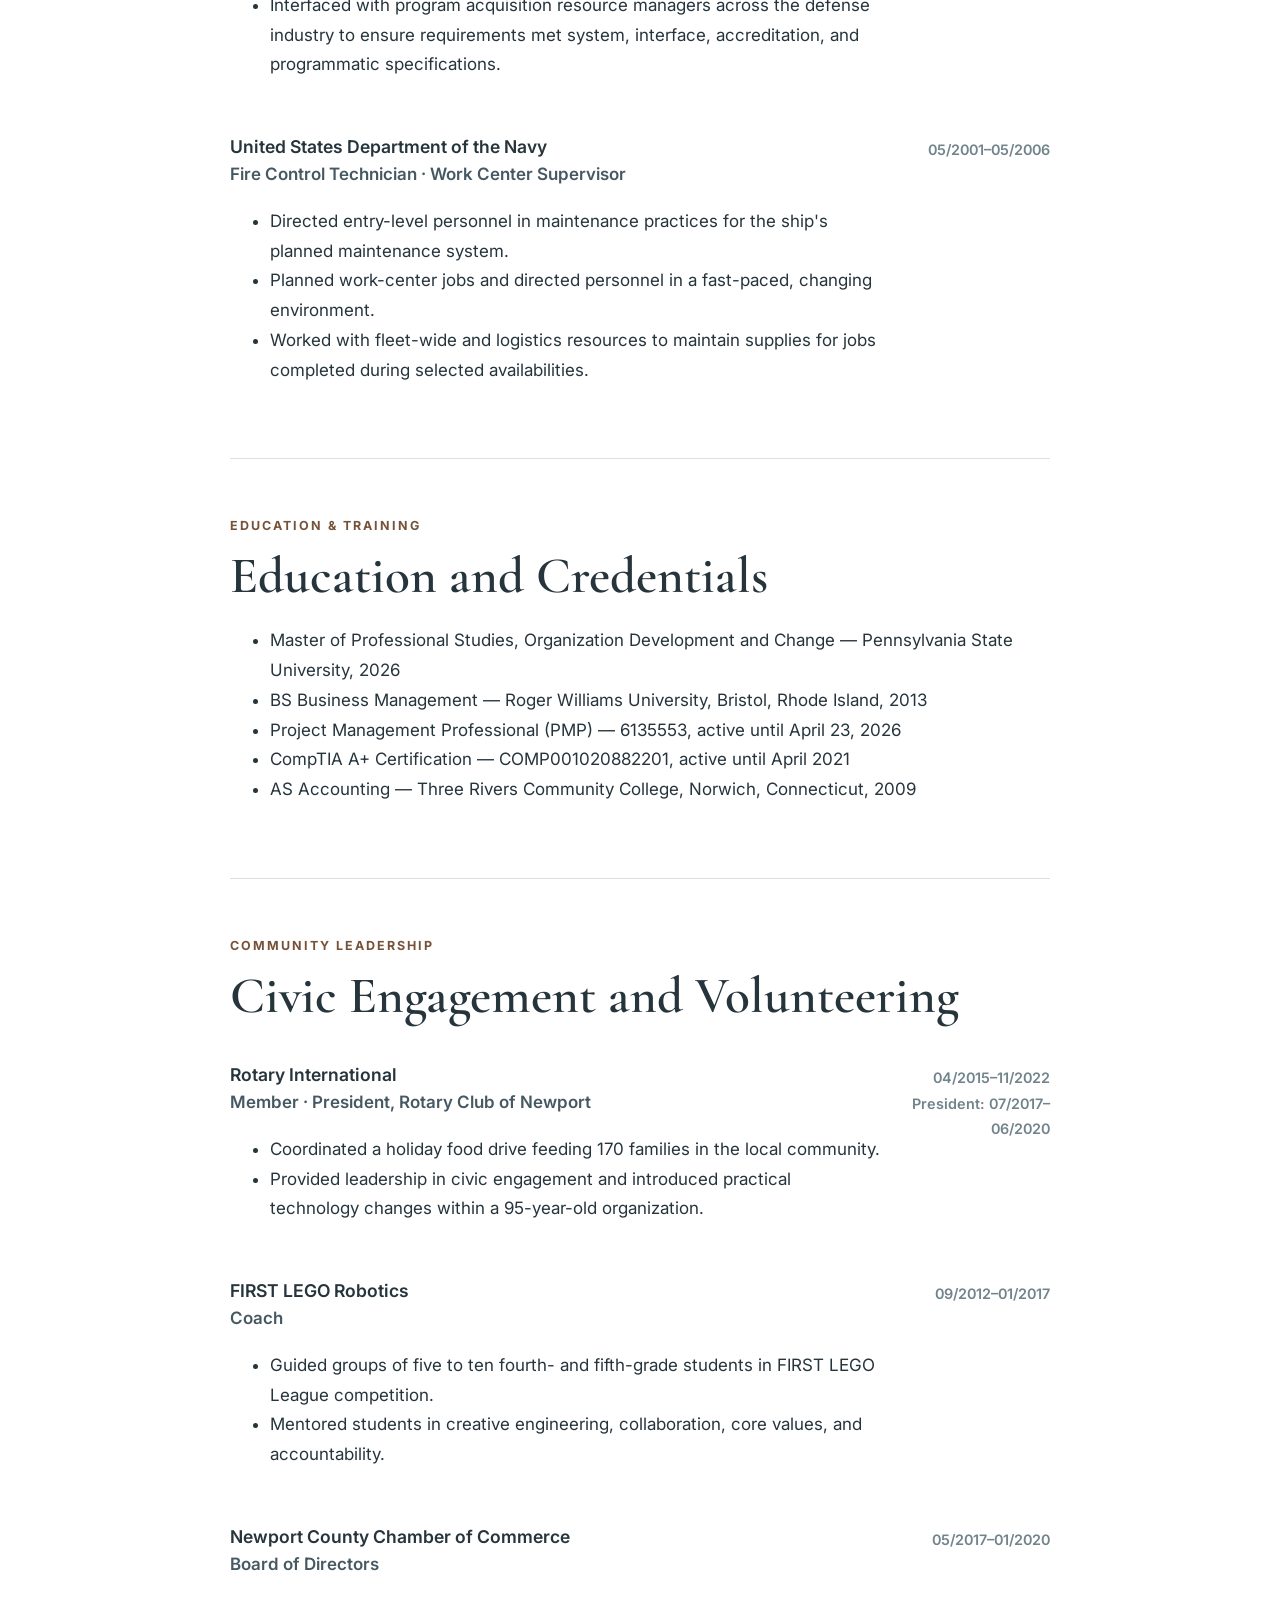
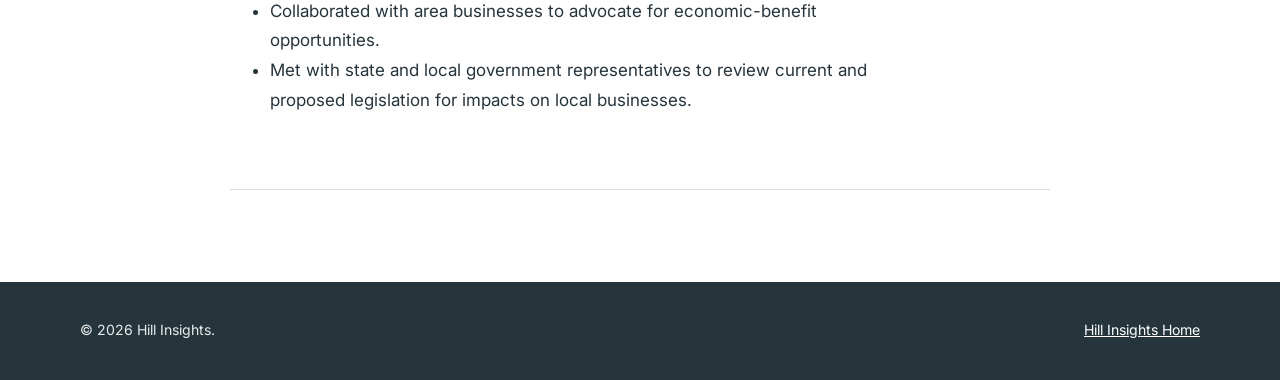
<file: cv.html>
<!doctype html>
<html lang="en">
  <head>
    <meta charset="UTF-8" />
    <meta name="viewport" content="width=device-width,initial-scale=1" />
    <meta
      name="description"
      content="Curriculum vitae for Jason Thomas Hill."
    />
    <title>Jason Hill CV | Hill Insights</title>
    <link rel="preconnect" href="https://fonts.googleapis.com" />
    <link rel="preconnect" href="https://fonts.gstatic.com" crossorigin />
    <link
      href="https://fonts.googleapis.com/css2?family=Inter:wght@300;400;500;600;700&family=Cormorant+Garamond:wght@500;600&display=swap"
      rel="stylesheet"
    />
    <link rel="stylesheet" href="penn-state.css?v=20260813d" />
  </head>
  <body>
    <a class="skip" href="#main">Skip to content</a>
    <header class="site-header">
      <div class="container header-inner">
        <a class="brand" href="index.html"
          ><img src="LogoSlate.png" alt="Hill Insights" /></a
        >
        <nav class="site-nav">
          <a href="index.html#approach">Approach</a
          ><a href="areas-of-focus.html">Areas of Focus</a
          ><a href="index.html#experience">Experience</a
          ><a href="index.html#insights">Insights</a
          ><a href="index.html#contact">Contact</a>
        </nav>
      </div>
    </header>
    <main id="main">
      <section class="detail-hero">
        <div class="container">
          <a class="back-link" href="index.html#experience"
            >← Back to experience</a
          >
          <div class="cv-header">
            <div>
              <p class="eyebrow">Curriculum Vitae</p>
              <h1>Jason Thomas Hill</h1>
              <p class="cv-contact">
                <a href="mailto:hill.jasont@gmail.com">hill.jasont@gmail.com</a>
                ·
                <a href="https://www.linkedin.com/in/jhill068"
                  >linkedin.com/in/jhill068</a
                >
              </p>
            </div>
          </div>
        </div>
      </section>
      <section class="section">
        <div class="container narrow">
          <section class="cv-section">
            <p class="eyebrow">Professional Background</p>
            <h2>Professional Experience</h2>
            <article class="cv-entry">
              <div>
                <h3>Hill Insights, LLC</h3>
                <p class="role">Founder and Process Consultant</p>
                <ul>
                  <li>
                    Improved leadership decision quality by helping leaders test
                    presenting assumptions against stakeholder input and
                    operational evidence, shifting attention toward underlying
                    conditions before committing resources to interventions.
                  </li>
                  <li>
                    Reduced continuity and execution risk by converting
                    critical, staff dependent knowledge into adopted procedures,
                    defined responsibilities, decision paths, and exception
                    guidance that support repeatable execution and
                    cross-training.
                  </li>
                  <li>
                    Increased implementation viability by involving
                    stakeholders in validation and revision, producing
                    interventions grounded in actual working conditions and
                    adopted by the people responsible for execution.
                  </li>
                  <li>
                    Developed transformation proposals that connected
                    organizational diagnosis with governance, process redesign,
                    leadership alignment, training, evaluation, and ownership
                    transfer, giving decision makers a sequenced path from
                    identified concerns to implementation.
                  </li>
                </ul>
              </div>
              <div class="date">06/2025–Present</div>
            </article>
            <article class="cv-entry">
              <div>
                <h3>VelocityEHS</h3>
                <p class="role">Senior Enterprise Project Manager</p>
                <ul>
                  <li>
                    Provided program and project management collaborating across
                    all areas of the enterprise with reports to CEO and Board of
                    Directors for initiatives tracked at the organization's
                    strategic level.
                  </li>
                  <li>
                    Programmatically managed requirements, scope, schedule, and
                    reporting related to the software development,
                    operationalization, and commercialization of the company's
                    enterprise-level software platform.
                  </li>
                  <li>
                    Worked with each of 14 Scrum teams to understand backlog and
                    priority alignment with organizational goals, meeting with
                    product owners and Scrum masters to identify risks, issues,
                    and streamline decision making between software teams and
                    executive leadership.
                  </li>
                  <li>
                    Collaborated with Cloud Operations, Customer Experience, and
                    Product Development teams to mitigate customer impacts
                    through change-management communication.
                  </li>
                  <li>
                    Maintained support inquiries below three percent of the
                    potential throughout migrations with support plans, in-app
                    alerts, and email messaging.
                  </li>
                  <li>
                    Conducted in-depth analysis of contracts and the customer
                    base to identify compliance and contract risks related to
                    data migrations and activation of the enterprise platform.
                  </li>
                  <li>
                    Created PMO-driven graphical and written workflows to help
                    team members understand timing, execution, exemptions, and
                    key risk areas related to customer onboarding.
                  </li>
                  <li>
                    Developed organizational risk-tracking methods for internal
                    portfolios, programs, and projects.
                  </li>
                  <li>
                    Improved SaaS gross margin through migration of 99 percent
                    of the customer base, with over two million users across
                    seven SaaS products, to Amazon Web Services from Azure and
                    local data centers.
                  </li>
                </ul>
              </div>
              <div class="date">01/2022–10/2024</div>
            </article>
            <article class="cv-entry">
              <div>
                <h3>Scientific Research Corporation (SRC)</h3>
                <p class="role">Senior Project Manager</p>
                <ul>
                  <li>
                    Managed the design, integration, test, and delivery of
                    prototype Navy systems under the Middle Tier Acquisition
                    approach.
                  </li>
                  <li>
                    Led a software team in the development and incorporation of
                    Agile Scrum processes over an 11-month software development
                    life cycle using the Scaled Agile Framework.
                  </li>
                  <li>
                    Worked with the Navy Program Office to define contractor
                    tasking within the customer Integrated Master Plan and
                    incorporate the contractor schedule into the customer
                    Integrated Master Schedule.
                  </li>
                  <li>
                    Organized a project-specific risk review board, giving
                    functional leads monthly visibility to voice concerns to
                    director-level leadership.
                  </li>
                  <li>
                    Conducted compliance review of contract documentation and
                    identified issues that would have created a stop-work
                    condition.
                  </li>
                </ul>
              </div>
              <div class="date">12/2019–10/2021</div>
            </article>
            <article class="cv-entry">
              <div>
                <h3>Systems Engineering Associates Corporation (SEA Corp)</h3>
                <p class="role">
                  Systems Engineer · Test and System Lead · Test Engineer ·
                  Requirements Development Facilitator
                </p>
                <ul>
                  <li>
                    Managed programs and individual projects for the
                    configuration of high-tempo temporary submarine systems.
                  </li>
                  <li>
                    Worked within the software development life cycle to define
                    scope and requirements for software products.
                  </li>
                  <li>
                    Decomposed functional and nonfunctional requirements with
                    software teams and created system specification
                    documentation mapping system design and architecture.
                  </li>
                  <li>
                    Served as project administrator for Jira, Confluence, and
                    Bitbucket within the team's agreed Agile methodology and
                    frameworks.
                  </li>
                  <li>
                    Used Telelogic DOORS for requirements tracking, tracing,
                    relationships, and document creation, and No Magic MagicDraw
                    for model-based systems engineering.
                  </li>
                  <li>
                    Interfaced with program acquisition resource managers across
                    the defense industry to ensure requirements met system,
                    interface, accreditation, and programmatic specifications.
                  </li>
                </ul>
              </div>
              <div class="date">05/2006–11/2019</div>
            </article>
            <article class="cv-entry">
              <div>
                <h3>United States Department of the Navy</h3>
                <p class="role">
                  Fire Control Technician · Work Center Supervisor
                </p>
                <ul>
                  <li>
                    Directed entry-level personnel in maintenance practices for
                    the ship's planned maintenance system.
                  </li>
                  <li>
                    Planned work-center jobs and directed personnel in a
                    fast-paced, changing environment.
                  </li>
                  <li>
                    Worked with fleet-wide and logistics resources to maintain
                    supplies for jobs completed during selected availabilities.
                  </li>
                </ul>
              </div>
              <div class="date">05/2001–05/2006</div>
            </article>
          </section>
          <section class="cv-section">
            <p class="eyebrow">Education &amp; Training</p>
            <h2>Education and Credentials</h2>
            <ul>
              <li>
                Master of Professional Studies, Organization Development and
                Change — Pennsylvania State University, 2026
              </li>
              <li>
                BS Business Management — Roger Williams University, Bristol,
                Rhode Island, 2013
              </li>
              <li>
                Project Management Professional (PMP) — 6135553, active until
                April 23, 2026
              </li>
              <li>
                CompTIA A+ Certification — COMP001020882201, active until April
                2021
              </li>
              <li>
                AS Accounting — Three Rivers Community College, Norwich,
                Connecticut, 2009
              </li>
            </ul>
          </section>
          <section class="cv-section">
            <p class="eyebrow">Community Leadership</p>
            <h2>Civic Engagement and Volunteering</h2>
            <article class="cv-entry">
              <div>
                <h3>Rotary International</h3>
                <p class="role">Member · President, Rotary Club of Newport</p>
                <ul>
                  <li>
                    Coordinated a holiday food drive feeding 170 families in the
                    local community.
                  </li>
                  <li>
                    Provided leadership in civic engagement and introduced
                    practical technology changes within a 95-year-old
                    organization.
                  </li>
                </ul>
              </div>
              <div class="date">
                04/2015–11/2022<br />President: 07/2017–06/2020
              </div>
            </article>
            <article class="cv-entry">
              <div>
                <h3>FIRST LEGO Robotics</h3>
                <p class="role">Coach</p>
                <ul>
                  <li>
                    Guided groups of five to ten fourth- and fifth-grade
                    students in FIRST LEGO League competition.
                  </li>
                  <li>
                    Mentored students in creative engineering, collaboration,
                    core values, and accountability.
                  </li>
                </ul>
              </div>
              <div class="date">09/2012–01/2017</div>
            </article>
            <article class="cv-entry">
              <div>
                <h3>Newport County Chamber of Commerce</h3>
                <p class="role">Board of Directors</p>
                <ul>
                  <li>
                    Collaborated with area businesses to advocate for
                    economic-benefit opportunities.
                  </li>
                  <li>
                    Met with state and local government representatives to
                    review current and proposed legislation for impacts on local
                    businesses.
                  </li>
                </ul>
              </div>
              <div class="date">05/2017–01/2020</div>
            </article>
          </section>
        </div>
      </section>
    </main>
    <footer class="site-footer">
      <div class="container footer-inner">
        <p>© 2026 Hill Insights.</p>
        <p><a href="index.html">Hill Insights Home</a></p>
      </div>
    </footer>
  </body>
</html>
</file>
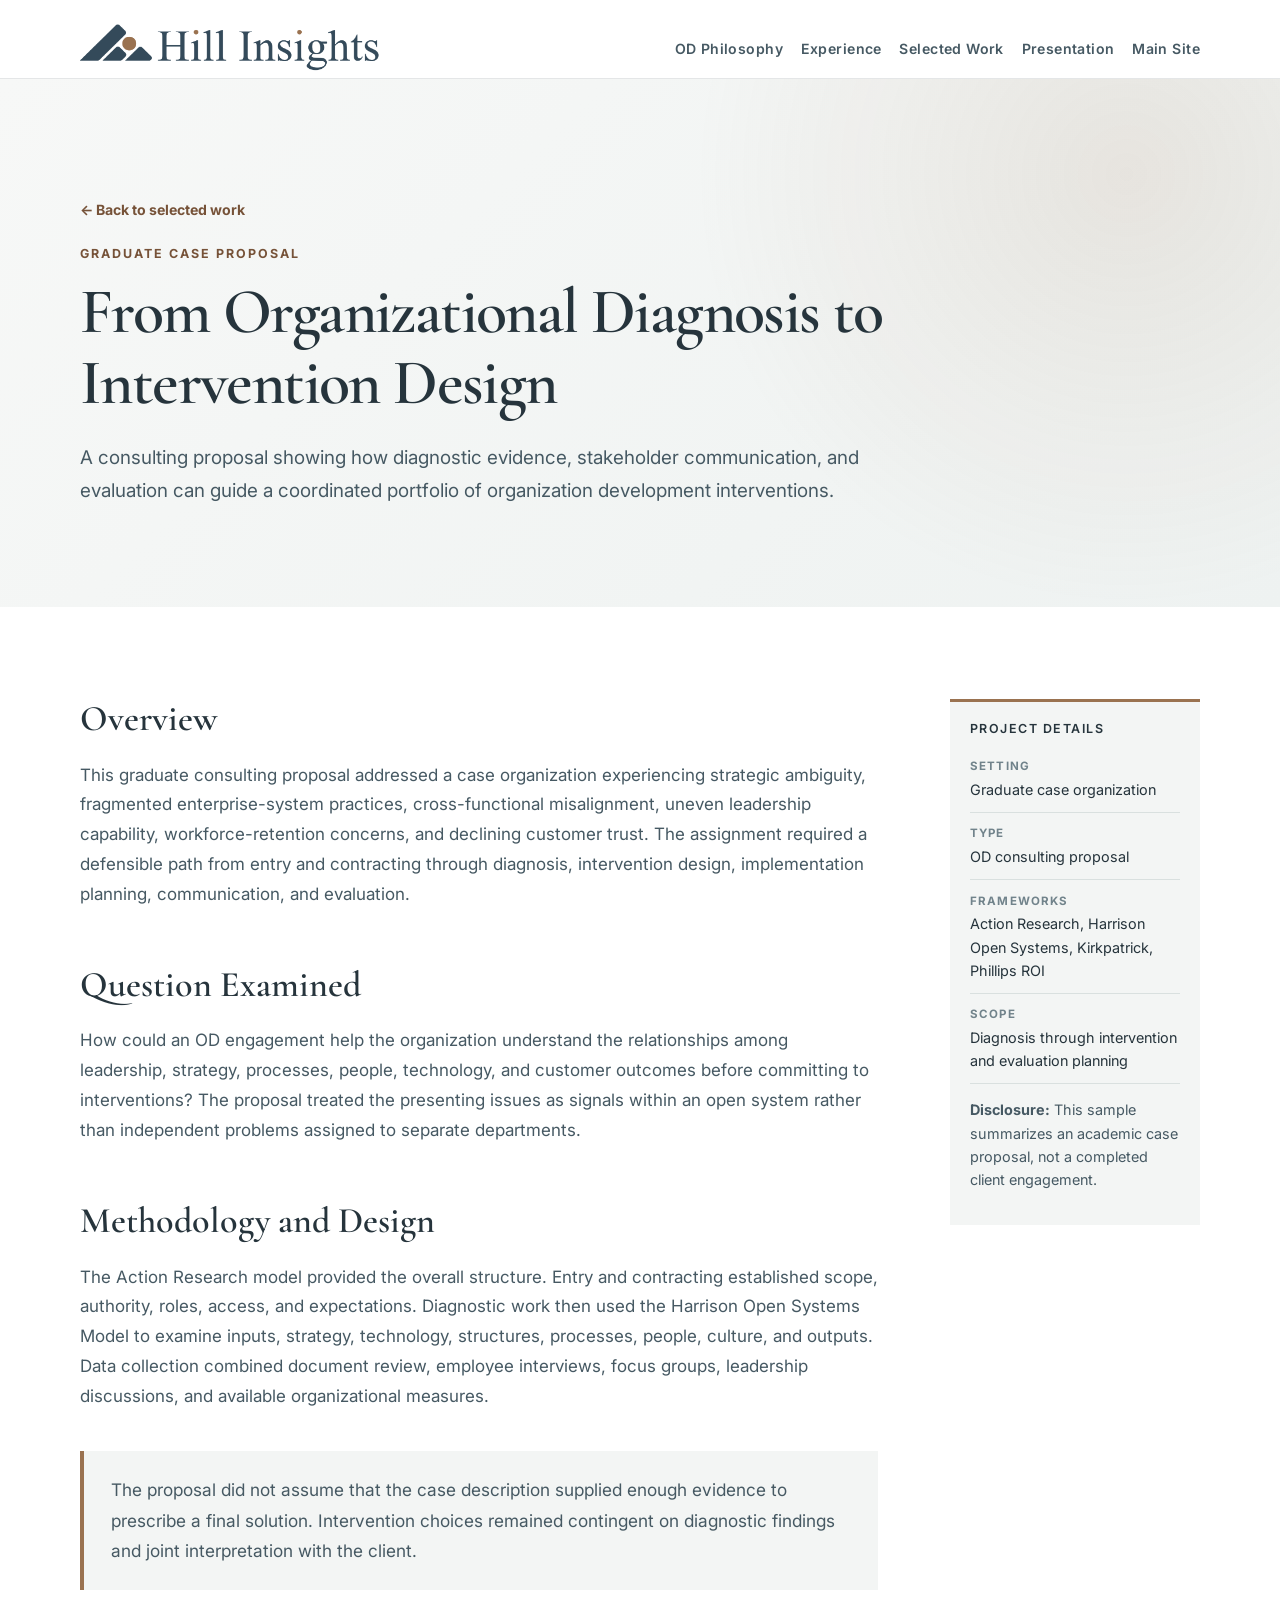
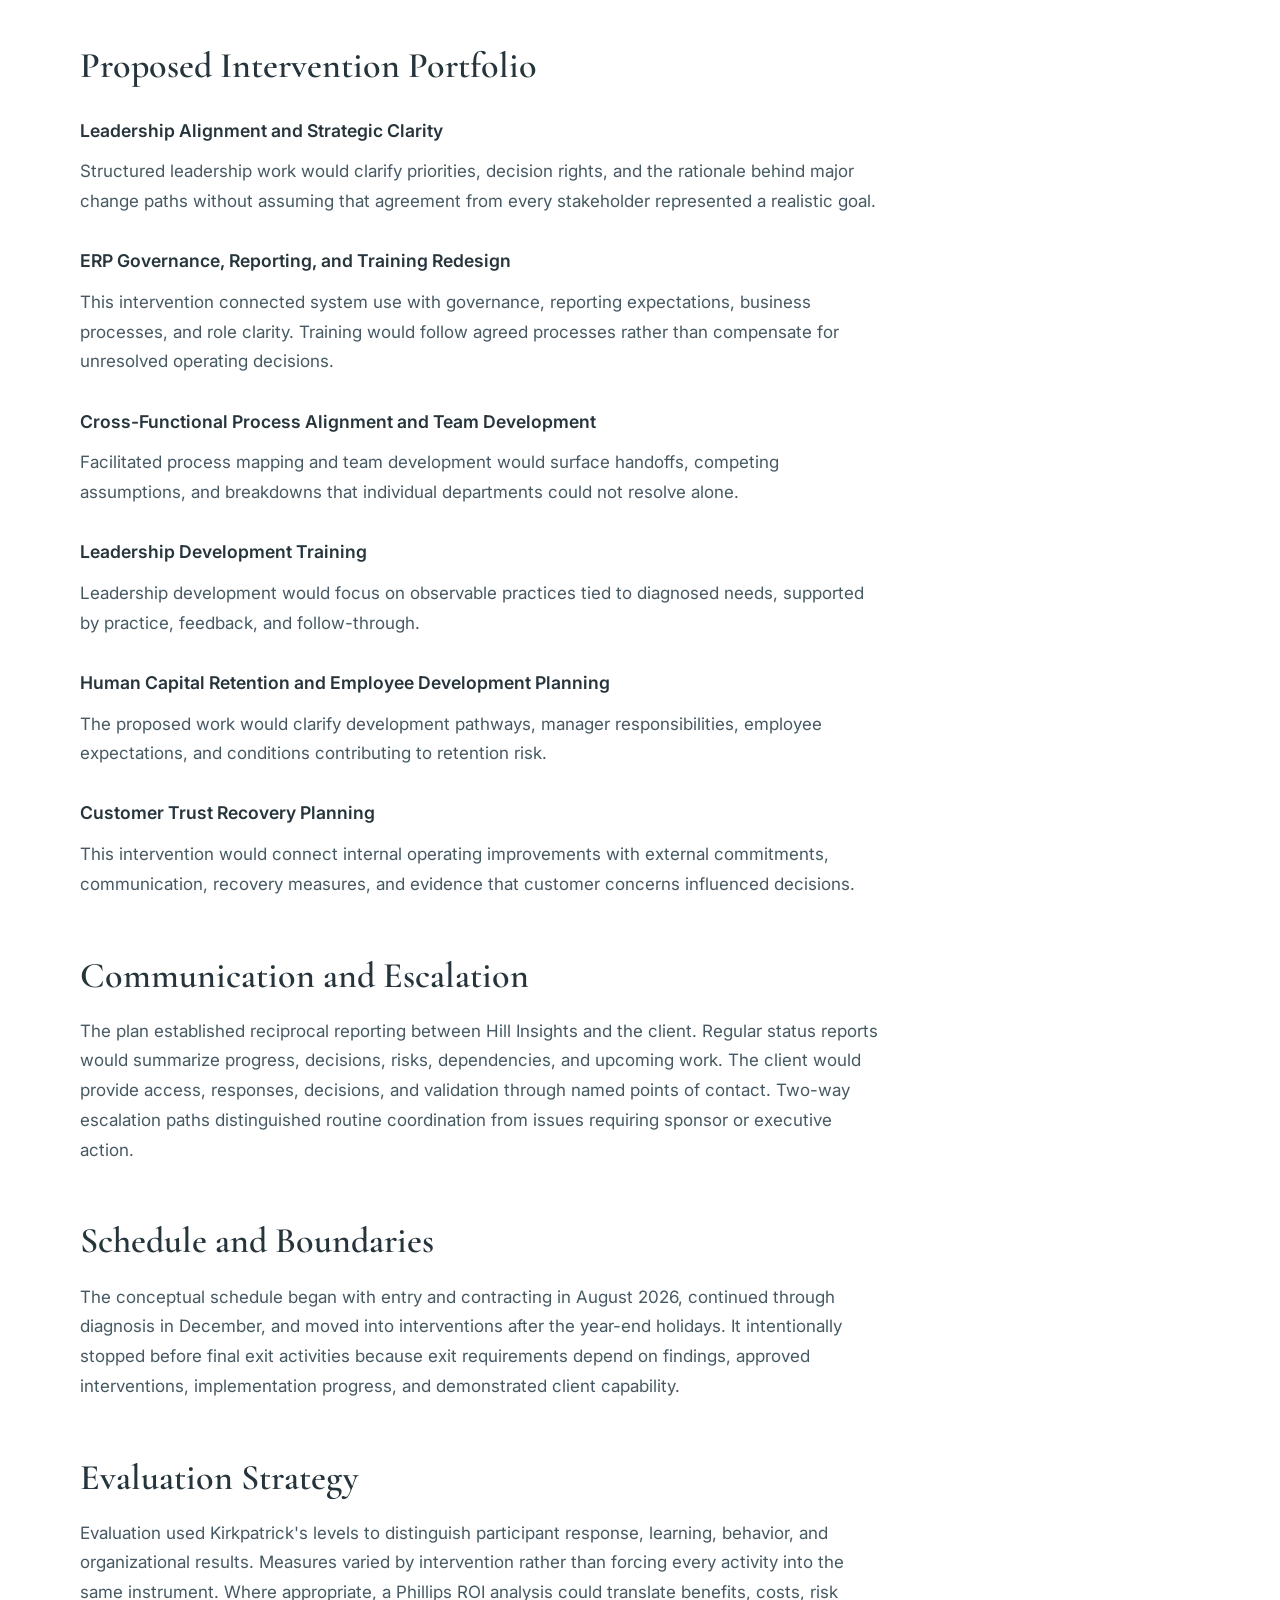
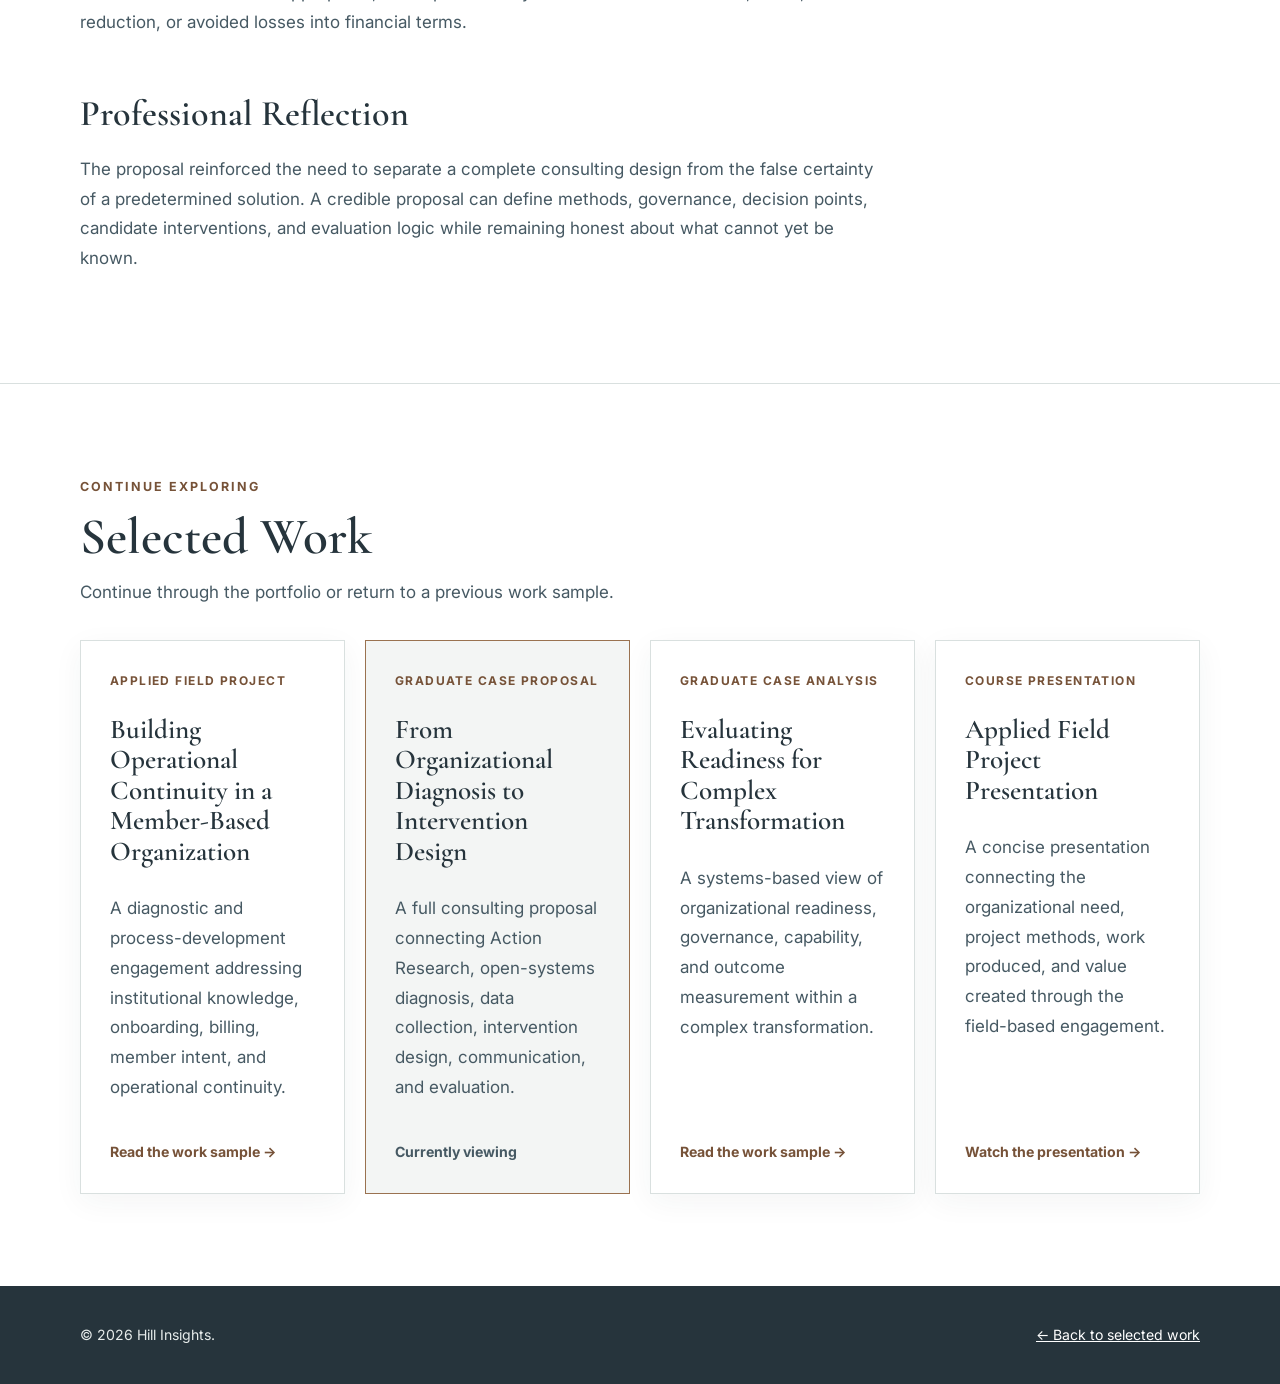
<file: diagnosis-intervention.html>
<!doctype html>
<html lang="en">
  <head>
    <meta charset="UTF-8" />
    <meta name="viewport" content="width=device-width,initial-scale=1" />
    <meta
      name="description"
      content="Graduate OD proposal connecting diagnosis to intervention design."
    />
    <title>Diagnosis to Intervention | Hill Insights</title>
    <link rel="preconnect" href="https://fonts.googleapis.com" />
    <link rel="preconnect" href="https://fonts.gstatic.com" crossorigin />
    <link
      href="https://fonts.googleapis.com/css2?family=Inter:wght@300;400;500;600;700&family=Cormorant+Garamond:wght@500;600&display=swap"
      rel="stylesheet"
    />
    <link rel="stylesheet" href="penn-state.css?v=20260813d" />
  </head>
  <body>
    <a class="skip" href="#main">Skip to content</a>
    <header class="site-header">
      <div class="container header-inner">
        <a class="brand" href="penn-state.html"
          ><img src="LogoSlate.png" alt="Hill Insights" /></a
        >
        <nav class="site-nav">
          <a href="penn-state.html#philosophy">OD Philosophy</a
          ><a href="penn-state.html#experience">Experience</a
          ><a href="penn-state.html#work">Selected Work</a
          ><a href="project-presentation.html">Presentation</a
          ><a href="penn-state.html">Main Site</a>
        </nav>
      </div>
    </header>
    <main id="main">
      <section class="detail-hero">
        <div class="container">
          <a class="back-link" href="penn-state.html#work"
            >← Back to selected work</a
          >
          <p class="eyebrow">Graduate Case Proposal</p>
          <h1>From Organizational Diagnosis to Intervention Design</h1>
          <p class="lede">
            A consulting proposal showing how diagnostic evidence, stakeholder
            communication, and evaluation can guide a coordinated portfolio of
            organization development interventions.
          </p>
        </div>
      </section>
      <section class="section">
        <div class="container content-layout">
          <article class="detail-content">
            <h2>Overview</h2>
            <p>
              This graduate consulting proposal addressed a case organization
              experiencing strategic ambiguity, fragmented enterprise-system
              practices, cross-functional misalignment, uneven leadership
              capability, workforce-retention concerns, and declining customer
              trust. The assignment required a defensible path from entry and
              contracting through diagnosis, intervention design, implementation
              planning, communication, and evaluation.
            </p>
            <h2>Question Examined</h2>
            <p>
              How could an OD engagement help the organization understand the
              relationships among leadership, strategy, processes, people,
              technology, and customer outcomes before committing to
              interventions? The proposal treated the presenting issues as
              signals within an open system rather than independent problems
              assigned to separate departments.
            </p>
            <h2>Methodology and Design</h2>
            <p>
              The Action Research model provided the overall structure. Entry
              and contracting established scope, authority, roles, access, and
              expectations. Diagnostic work then used the Harrison Open Systems
              Model to examine inputs, strategy, technology, structures,
              processes, people, culture, and outputs. Data collection combined
              document review, employee interviews, focus groups, leadership
              discussions, and available organizational measures.
            </p>
            <div class="callout">
              <p>
                The proposal did not assume that the case description supplied
                enough evidence to prescribe a final solution. Intervention
                choices remained contingent on diagnostic findings and joint
                interpretation with the client.
              </p>
            </div>
            <h2>Proposed Intervention Portfolio</h2>
            <h3>Leadership Alignment and Strategic Clarity</h3>
            <p>
              Structured leadership work would clarify priorities, decision
              rights, and the rationale behind major change paths without
              assuming that agreement from every stakeholder represented a
              realistic goal.
            </p>
            <h3>ERP Governance, Reporting, and Training Redesign</h3>
            <p>
              This intervention connected system use with governance, reporting
              expectations, business processes, and role clarity. Training would
              follow agreed processes rather than compensate for unresolved
              operating decisions.
            </p>
            <h3>Cross-Functional Process Alignment and Team Development</h3>
            <p>
              Facilitated process mapping and team development would surface
              handoffs, competing assumptions, and breakdowns that individual
              departments could not resolve alone.
            </p>
            <h3>Leadership Development Training</h3>
            <p>
              Leadership development would focus on observable practices tied to
              diagnosed needs, supported by practice, feedback, and
              follow-through.
            </p>
            <h3>Human Capital Retention and Employee Development Planning</h3>
            <p>
              The proposed work would clarify development pathways, manager
              responsibilities, employee expectations, and conditions
              contributing to retention risk.
            </p>
            <h3>Customer Trust Recovery Planning</h3>
            <p>
              This intervention would connect internal operating improvements
              with external commitments, communication, recovery measures, and
              evidence that customer concerns influenced decisions.
            </p>
            <h2>Communication and Escalation</h2>
            <p>
              The plan established reciprocal reporting between Hill Insights
              and the client. Regular status reports would summarize progress,
              decisions, risks, dependencies, and upcoming work. The client
              would provide access, responses, decisions, and validation through
              named points of contact. Two-way escalation paths distinguished
              routine coordination from issues requiring sponsor or executive
              action.
            </p>
            <h2>Schedule and Boundaries</h2>
            <p>
              The conceptual schedule began with entry and contracting in August
              2026, continued through diagnosis in December, and moved into
              interventions after the year-end holidays. It intentionally
              stopped before final exit activities because exit requirements
              depend on findings, approved interventions, implementation
              progress, and demonstrated client capability.
            </p>
            <h2>Evaluation Strategy</h2>
            <p>
              Evaluation used Kirkpatrick's levels to distinguish participant
              response, learning, behavior, and organizational results. Measures
              varied by intervention rather than forcing every activity into the
              same instrument. Where appropriate, a Phillips ROI analysis could
              translate benefits, costs, risk reduction, or avoided losses into
              financial terms.
            </p>
            <h2>Professional Reflection</h2>
            <p>
              The proposal reinforced the need to separate a complete consulting
              design from the false certainty of a predetermined solution. A
              credible proposal can define methods, governance, decision points,
              candidate interventions, and evaluation logic while remaining
              honest about what cannot yet be known.
            </p>
          </article>
          <aside class="side-note">
            <h2>Project Details</h2>
            <dl class="meta-list">
              <div>
                <dt>Setting</dt>
                <dd>Graduate case organization</dd>
              </div>
              <div>
                <dt>Type</dt>
                <dd>OD consulting proposal</dd>
              </div>
              <div>
                <dt>Frameworks</dt>
                <dd>
                  Action Research, Harrison Open Systems, Kirkpatrick, Phillips
                  ROI
                </dd>
              </div>
              <div>
                <dt>Scope</dt>
                <dd>Diagnosis through intervention and evaluation planning</dd>
              </div>
            </dl>
            <p>
              <strong>Disclosure:</strong> This sample summarizes an academic
              case proposal, not a completed client engagement.
            </p>
          </aside>
        </div>
      </section>
      <section class="section work-navigation" aria-labelledby="selected-work">
        <div class="container">
          <p class="eyebrow">Continue Exploring</p>
          <h2 id="selected-work">Selected Work</h2>
          <p class="section-kicker">
            Continue through the portfolio or return to a previous work sample.
          </p>
          <div class="card-grid">
            <a class="work-card" href="operational-continuity.html">
              <span class="label">Applied Field Project</span>
              <h3>
                Building Operational Continuity in a Member-Based Organization
              </h3>
              <p>
                A diagnostic and process-development engagement addressing
                institutional knowledge, onboarding, billing, member intent, and
                operational continuity.
              </p>
              <span class="read-more">Read the work sample →</span>
            </a>
            <article class="work-card current-work" aria-current="page">
              <span class="label">Graduate Case Proposal</span>
              <h3>From Organizational Diagnosis to Intervention Design</h3>
              <p>
                A full consulting proposal connecting Action Research,
                open-systems diagnosis, data collection, intervention design,
                communication, and evaluation.
              </p>
              <span class="read-more">Currently viewing</span>
            </article>
            <a class="work-card" href="transformation-readiness.html">
              <span class="label">Graduate Case Analysis</span>
              <h3>Evaluating Readiness for Complex Transformation</h3>
              <p>
                A systems-based view of organizational readiness, governance,
                capability, and outcome measurement within a complex
                transformation.
              </p>
              <span class="read-more">Read the work sample →</span>
            </a>
            <a class="work-card" href="project-presentation.html">
              <span class="label">Course Presentation</span>
              <h3>Applied Field Project Presentation</h3>
              <p>
                A concise presentation connecting the organizational need,
                project methods, work produced, and value created through the
                field-based engagement.
              </p>
              <span class="read-more">Watch the presentation →</span>
            </a>
          </div>
        </div>
      </section>
    </main>
    <footer class="site-footer">
      <div class="container footer-inner">
        <p>© 2026 Hill Insights.</p>
        <p><a href="penn-state.html#work">← Back to selected work</a></p>
      </div>
    </footer>
  </body>
</html>
</file>
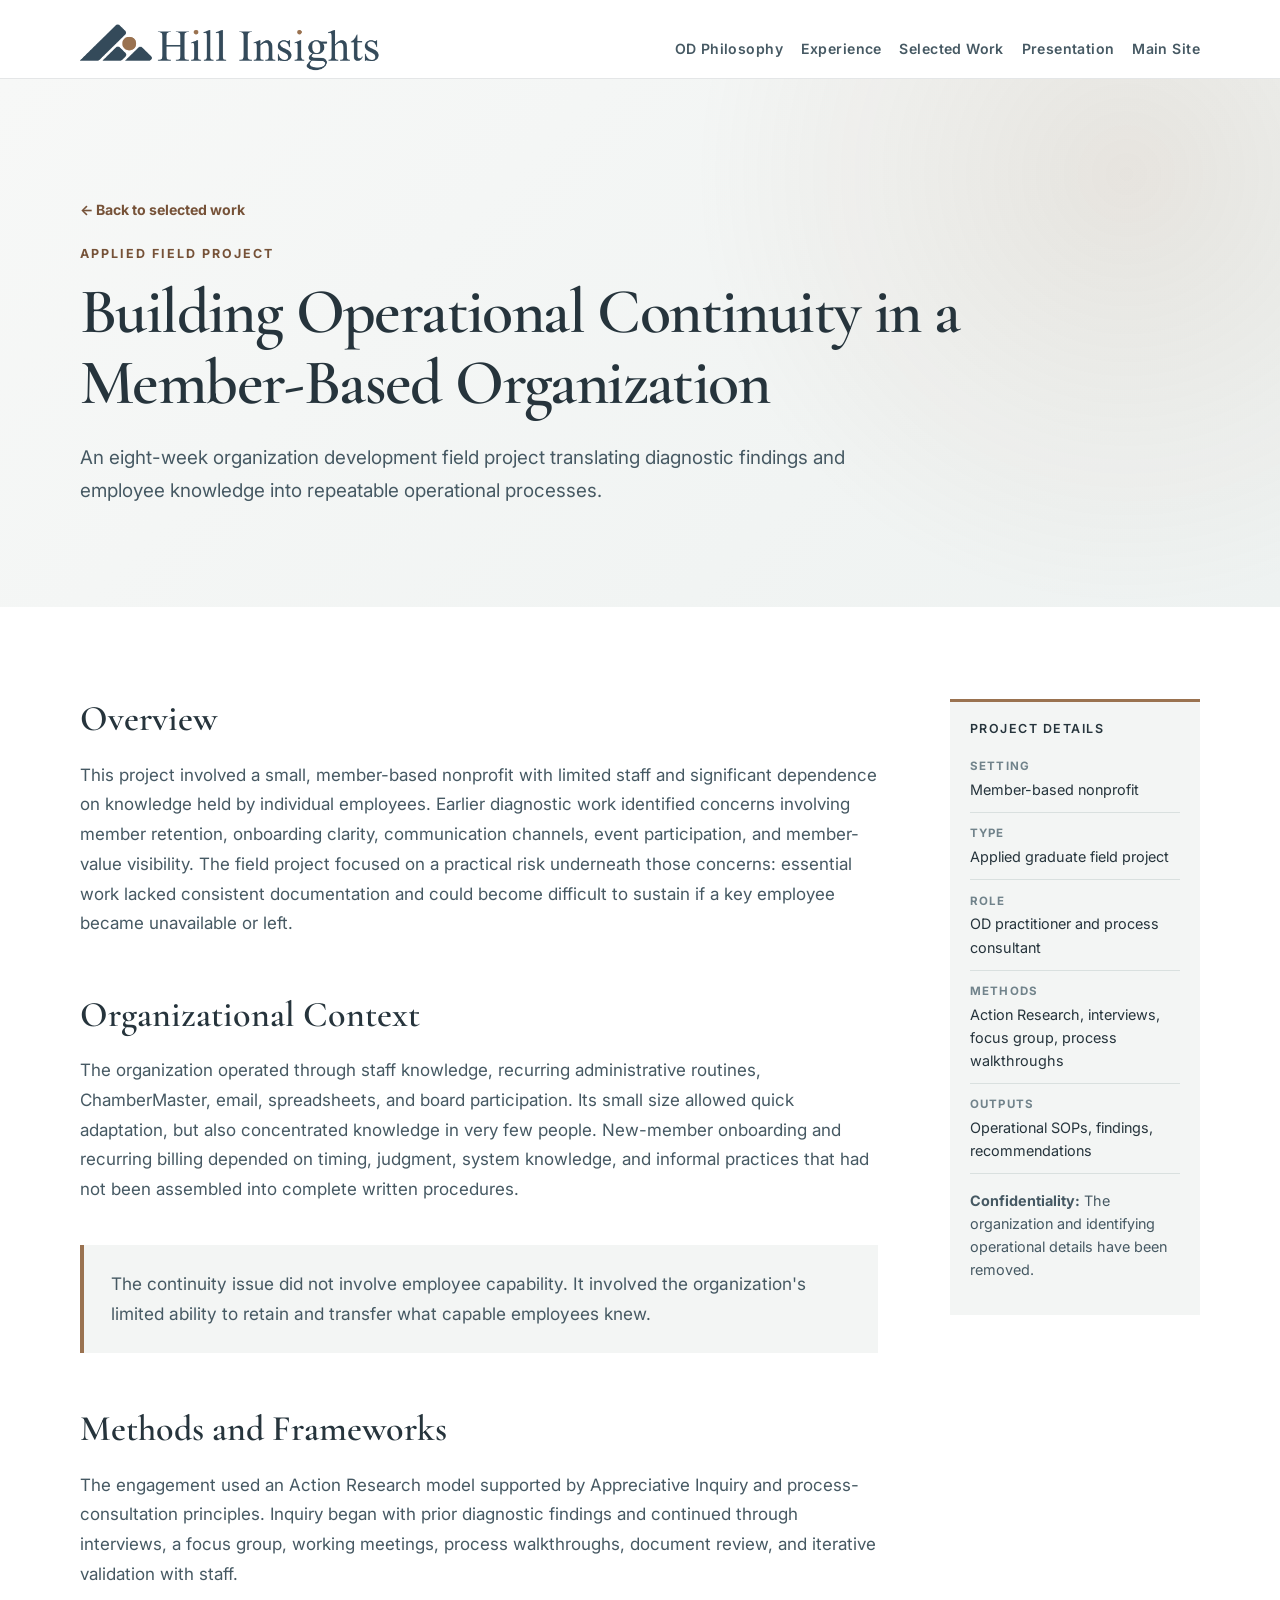
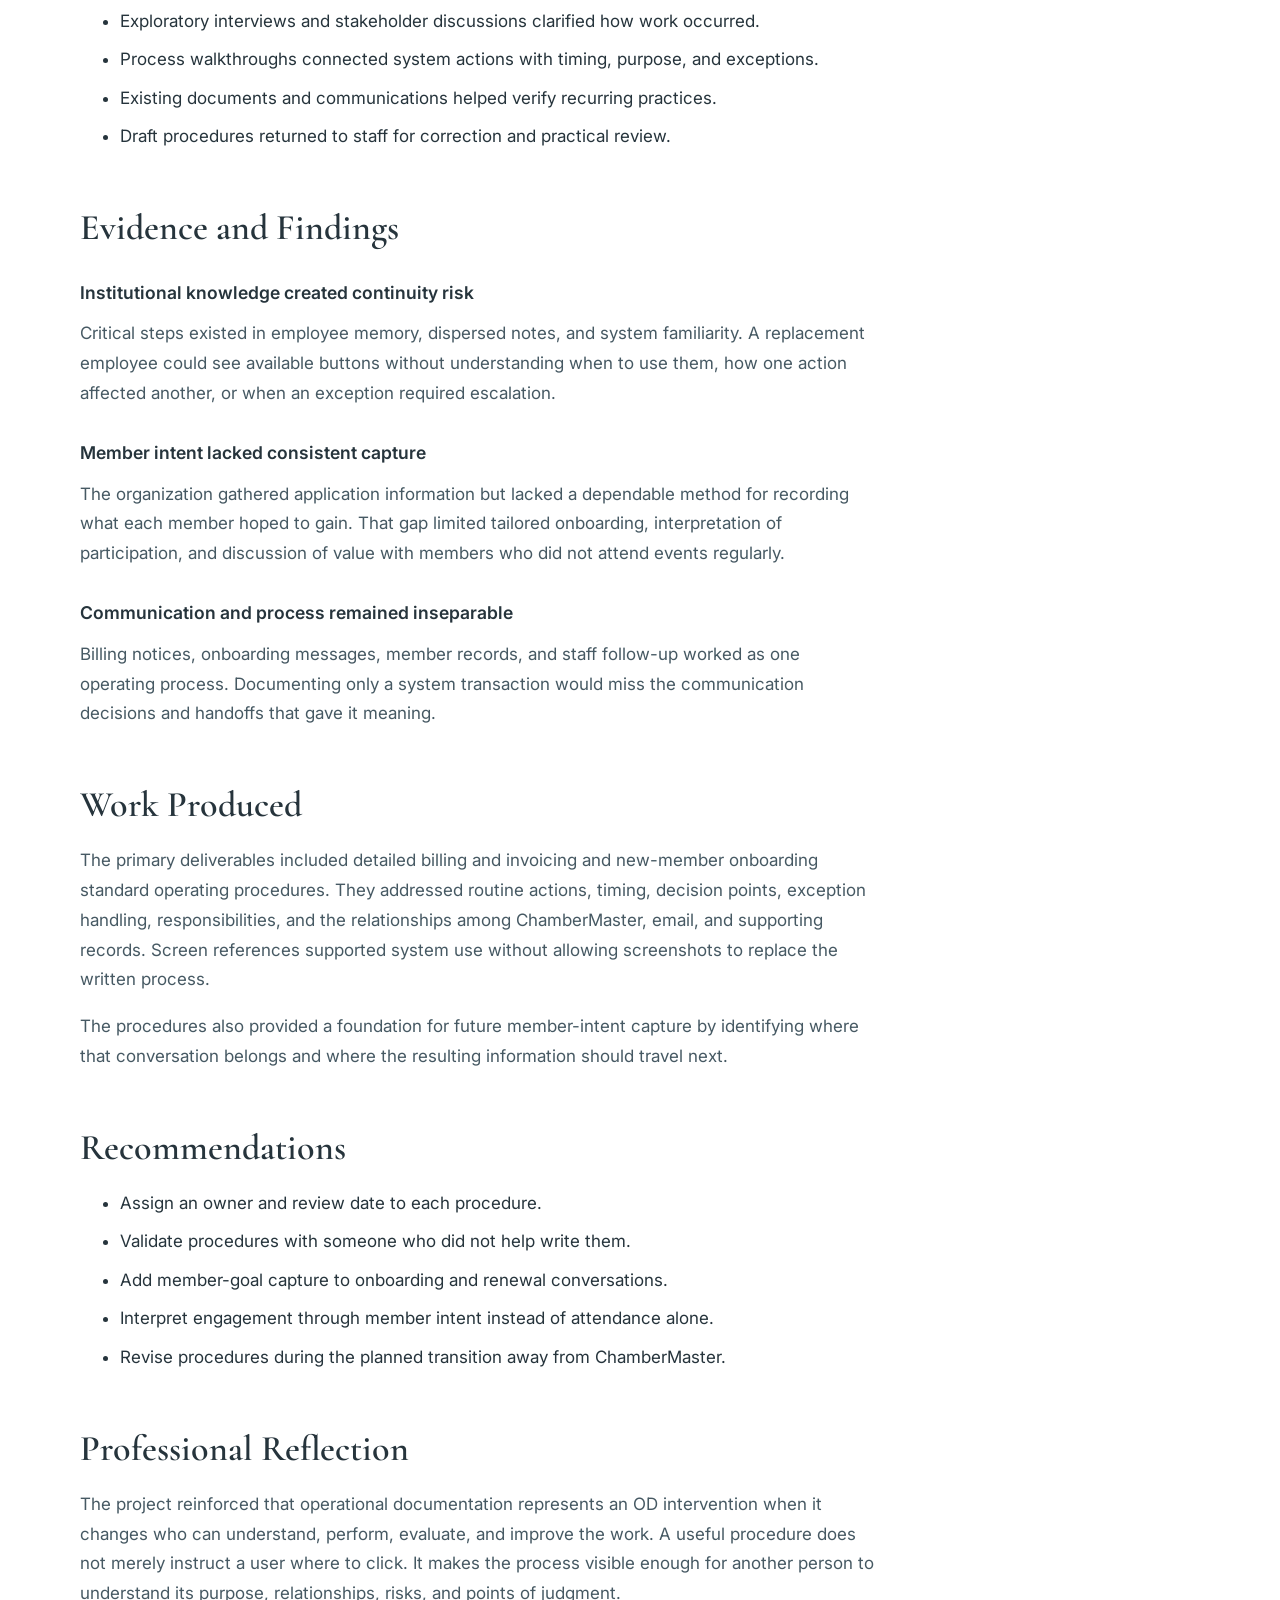
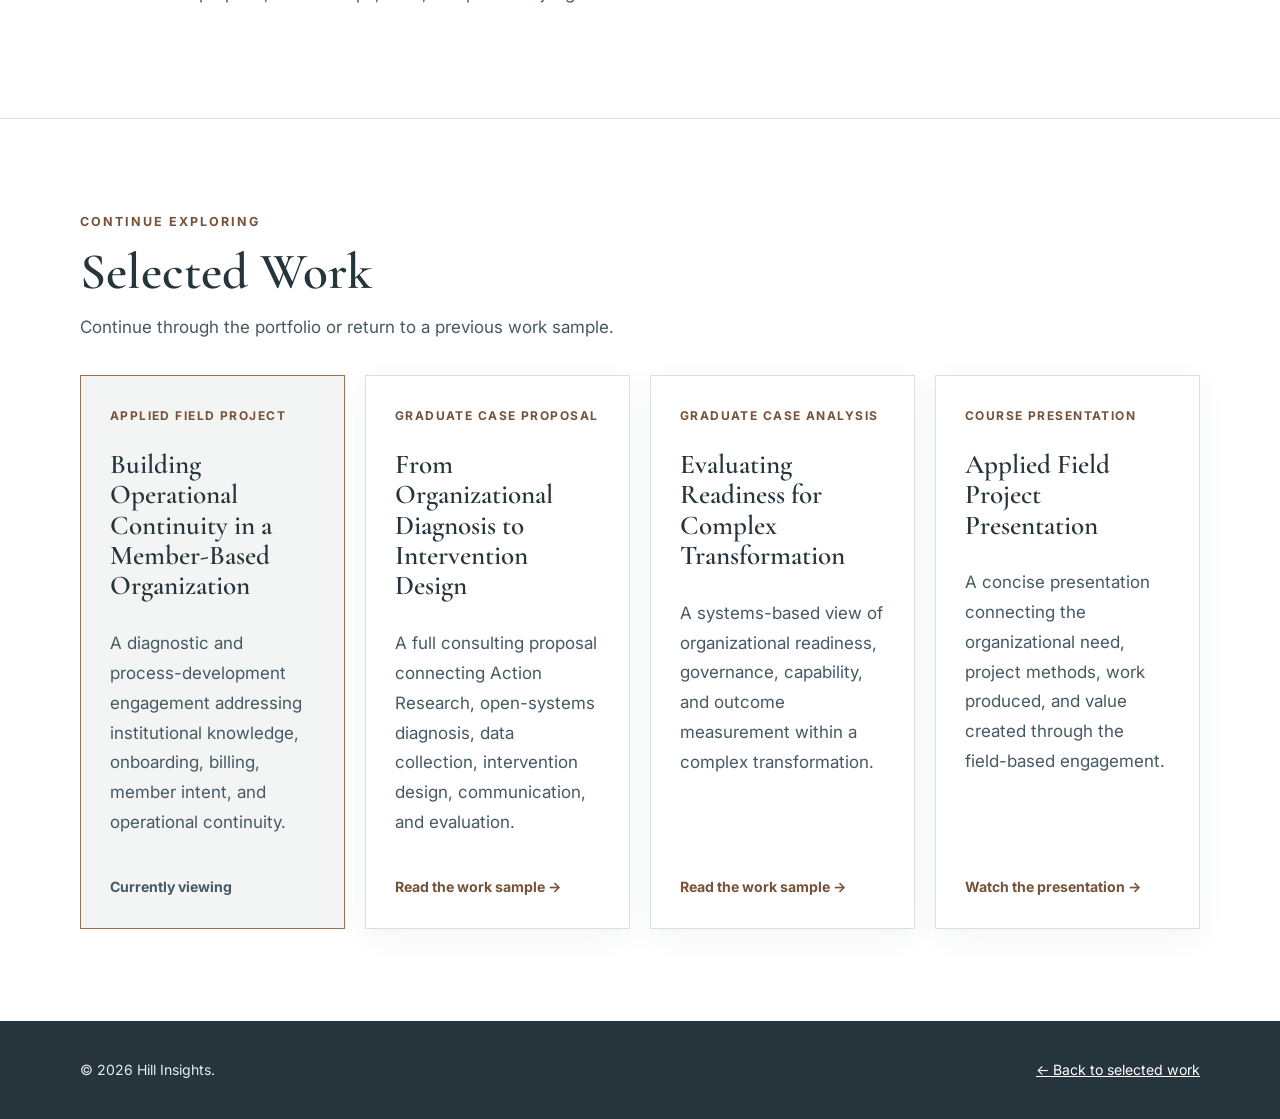
<file: operational-continuity.html>
<!doctype html>
<html lang="en">
  <head>
    <meta charset="UTF-8" />
    <meta name="viewport" content="width=device-width,initial-scale=1" />
    <meta
      name="description"
      content="Applied OD field project on operational continuity."
    />
    <title>Operational Continuity | Hill Insights</title>
    <link rel="preconnect" href="https://fonts.googleapis.com" />
    <link rel="preconnect" href="https://fonts.gstatic.com" crossorigin />
    <link
      href="https://fonts.googleapis.com/css2?family=Inter:wght@300;400;500;600;700&family=Cormorant+Garamond:wght@500;600&display=swap"
      rel="stylesheet"
    />
    <link rel="stylesheet" href="penn-state.css?v=20260813d" />
  </head>
  <body>
    <a class="skip" href="#main">Skip to content</a>
    <header class="site-header">
      <div class="container header-inner">
        <a class="brand" href="penn-state.html"
          ><img src="LogoSlate.png" alt="Hill Insights" /></a
        >
        <nav class="site-nav">
          <a href="penn-state.html#philosophy">OD Philosophy</a
          ><a href="penn-state.html#experience">Experience</a
          ><a href="penn-state.html#work">Selected Work</a
          ><a href="project-presentation.html">Presentation</a
          ><a href="penn-state.html">Main Site</a>
        </nav>
      </div>
    </header>
    <main id="main">
      <section class="detail-hero">
        <div class="container">
          <a class="back-link" href="penn-state.html#work"
            >← Back to selected work</a
          >
          <p class="eyebrow">Applied Field Project</p>
          <h1>
            Building Operational Continuity in a Member-Based Organization
          </h1>
          <p class="lede">
            An eight-week organization development field project translating
            diagnostic findings and employee knowledge into repeatable
            operational processes.
          </p>
        </div>
      </section>
      <section class="section">
        <div class="container content-layout">
          <article class="detail-content">
            <h2>Overview</h2>
            <p>
              This project involved a small, member-based nonprofit with limited
              staff and significant dependence on knowledge held by individual
              employees. Earlier diagnostic work identified concerns involving
              member retention, onboarding clarity, communication channels,
              event participation, and member-value visibility. The field
              project focused on a practical risk underneath those concerns:
              essential work lacked consistent documentation and could become
              difficult to sustain if a key employee became unavailable or left.
            </p>
            <h2>Organizational Context</h2>
            <p>
              The organization operated through staff knowledge, recurring
              administrative routines, ChamberMaster, email, spreadsheets, and
              board participation. Its small size allowed quick adaptation, but
              also concentrated knowledge in very few people. New-member
              onboarding and recurring billing depended on timing, judgment,
              system knowledge, and informal practices that had not been
              assembled into complete written procedures.
            </p>
            <div class="callout">
              <p>
                The continuity issue did not involve employee capability. It
                involved the organization's limited ability to retain and
                transfer what capable employees knew.
              </p>
            </div>
            <h2>Methods and Frameworks</h2>
            <p>
              The engagement used an Action Research model supported by
              Appreciative Inquiry and process-consultation principles. Inquiry
              began with prior diagnostic findings and continued through
              interviews, a focus group, working meetings, process walkthroughs,
              document review, and iterative validation with staff.
            </p>
            <ul>
              <li>
                Exploratory interviews and stakeholder discussions clarified how
                work occurred.
              </li>
              <li>
                Process walkthroughs connected system actions with timing,
                purpose, and exceptions.
              </li>
              <li>
                Existing documents and communications helped verify recurring
                practices.
              </li>
              <li>
                Draft procedures returned to staff for correction and practical
                review.
              </li>
            </ul>
            <h2>Evidence and Findings</h2>
            <h3>Institutional knowledge created continuity risk</h3>
            <p>
              Critical steps existed in employee memory, dispersed notes, and
              system familiarity. A replacement employee could see available
              buttons without understanding when to use them, how one action
              affected another, or when an exception required escalation.
            </p>
            <h3>Member intent lacked consistent capture</h3>
            <p>
              The organization gathered application information but lacked a
              dependable method for recording what each member hoped to gain.
              That gap limited tailored onboarding, interpretation of
              participation, and discussion of value with members who did not
              attend events regularly.
            </p>
            <h3>Communication and process remained inseparable</h3>
            <p>
              Billing notices, onboarding messages, member records, and staff
              follow-up worked as one operating process. Documenting only a
              system transaction would miss the communication decisions and
              handoffs that gave it meaning.
            </p>
            <h2>Work Produced</h2>
            <p>
              The primary deliverables included detailed billing and invoicing
              and new-member onboarding standard operating procedures. They
              addressed routine actions, timing, decision points, exception
              handling, responsibilities, and the relationships among
              ChamberMaster, email, and supporting records. Screen references
              supported system use without allowing screenshots to replace the
              written process.
            </p>
            <p>
              The procedures also provided a foundation for future member-intent
              capture by identifying where that conversation belongs and where
              the resulting information should travel next.
            </p>
            <h2>Recommendations</h2>
            <ul>
              <li>Assign an owner and review date to each procedure.</li>
              <li>
                Validate procedures with someone who did not help write them.
              </li>
              <li>
                Add member-goal capture to onboarding and renewal conversations.
              </li>
              <li>
                Interpret engagement through member intent instead of attendance
                alone.
              </li>
              <li>
                Revise procedures during the planned transition away from
                ChamberMaster.
              </li>
            </ul>
            <h2>Professional Reflection</h2>
            <p>
              The project reinforced that operational documentation represents
              an OD intervention when it changes who can understand, perform,
              evaluate, and improve the work. A useful procedure does not merely
              instruct a user where to click. It makes the process visible
              enough for another person to understand its purpose,
              relationships, risks, and points of judgment.
            </p>
          </article>
          <aside class="side-note">
            <h2>Project Details</h2>
            <dl class="meta-list">
              <div>
                <dt>Setting</dt>
                <dd>Member-based nonprofit</dd>
              </div>
              <div>
                <dt>Type</dt>
                <dd>Applied graduate field project</dd>
              </div>
              <div>
                <dt>Role</dt>
                <dd>OD practitioner and process consultant</dd>
              </div>
              <div>
                <dt>Methods</dt>
                <dd>
                  Action Research, interviews, focus group, process walkthroughs
                </dd>
              </div>
              <div>
                <dt>Outputs</dt>
                <dd>Operational SOPs, findings, recommendations</dd>
              </div>
            </dl>
            <p>
              <strong>Confidentiality:</strong> The organization and identifying
              operational details have been removed.
            </p>
          </aside>
        </div>
      </section>
      <section class="section work-navigation" aria-labelledby="selected-work">
        <div class="container">
          <p class="eyebrow">Continue Exploring</p>
          <h2 id="selected-work">Selected Work</h2>
          <p class="section-kicker">
            Continue through the portfolio or return to a previous work sample.
          </p>
          <div class="card-grid">
            <article class="work-card current-work" aria-current="page">
              <span class="label">Applied Field Project</span>
              <h3>
                Building Operational Continuity in a Member-Based Organization
              </h3>
              <p>
                A diagnostic and process-development engagement addressing
                institutional knowledge, onboarding, billing, member intent, and
                operational continuity.
              </p>
              <span class="read-more">Currently viewing</span>
            </article>
            <a class="work-card" href="diagnosis-intervention.html">
              <span class="label">Graduate Case Proposal</span>
              <h3>From Organizational Diagnosis to Intervention Design</h3>
              <p>
                A full consulting proposal connecting Action Research,
                open-systems diagnosis, data collection, intervention design,
                communication, and evaluation.
              </p>
              <span class="read-more">Read the work sample →</span>
            </a>
            <a class="work-card" href="transformation-readiness.html">
              <span class="label">Graduate Case Analysis</span>
              <h3>Evaluating Readiness for Complex Transformation</h3>
              <p>
                A systems-based view of organizational readiness, governance,
                capability, and outcome measurement within a complex
                transformation.
              </p>
              <span class="read-more">Read the work sample →</span>
            </a>
            <a class="work-card" href="project-presentation.html">
              <span class="label">Course Presentation</span>
              <h3>Applied Field Project Presentation</h3>
              <p>
                A concise presentation connecting the organizational need,
                project methods, work produced, and value created through the
                field-based engagement.
              </p>
              <span class="read-more">Watch the presentation →</span>
            </a>
          </div>
        </div>
      </section>
    </main>
    <footer class="site-footer">
      <div class="container footer-inner">
        <p>© 2026 Hill Insights.</p>
        <p><a href="penn-state.html#work">← Back to selected work</a></p>
      </div>
    </footer>
  </body>
</html>
</file>
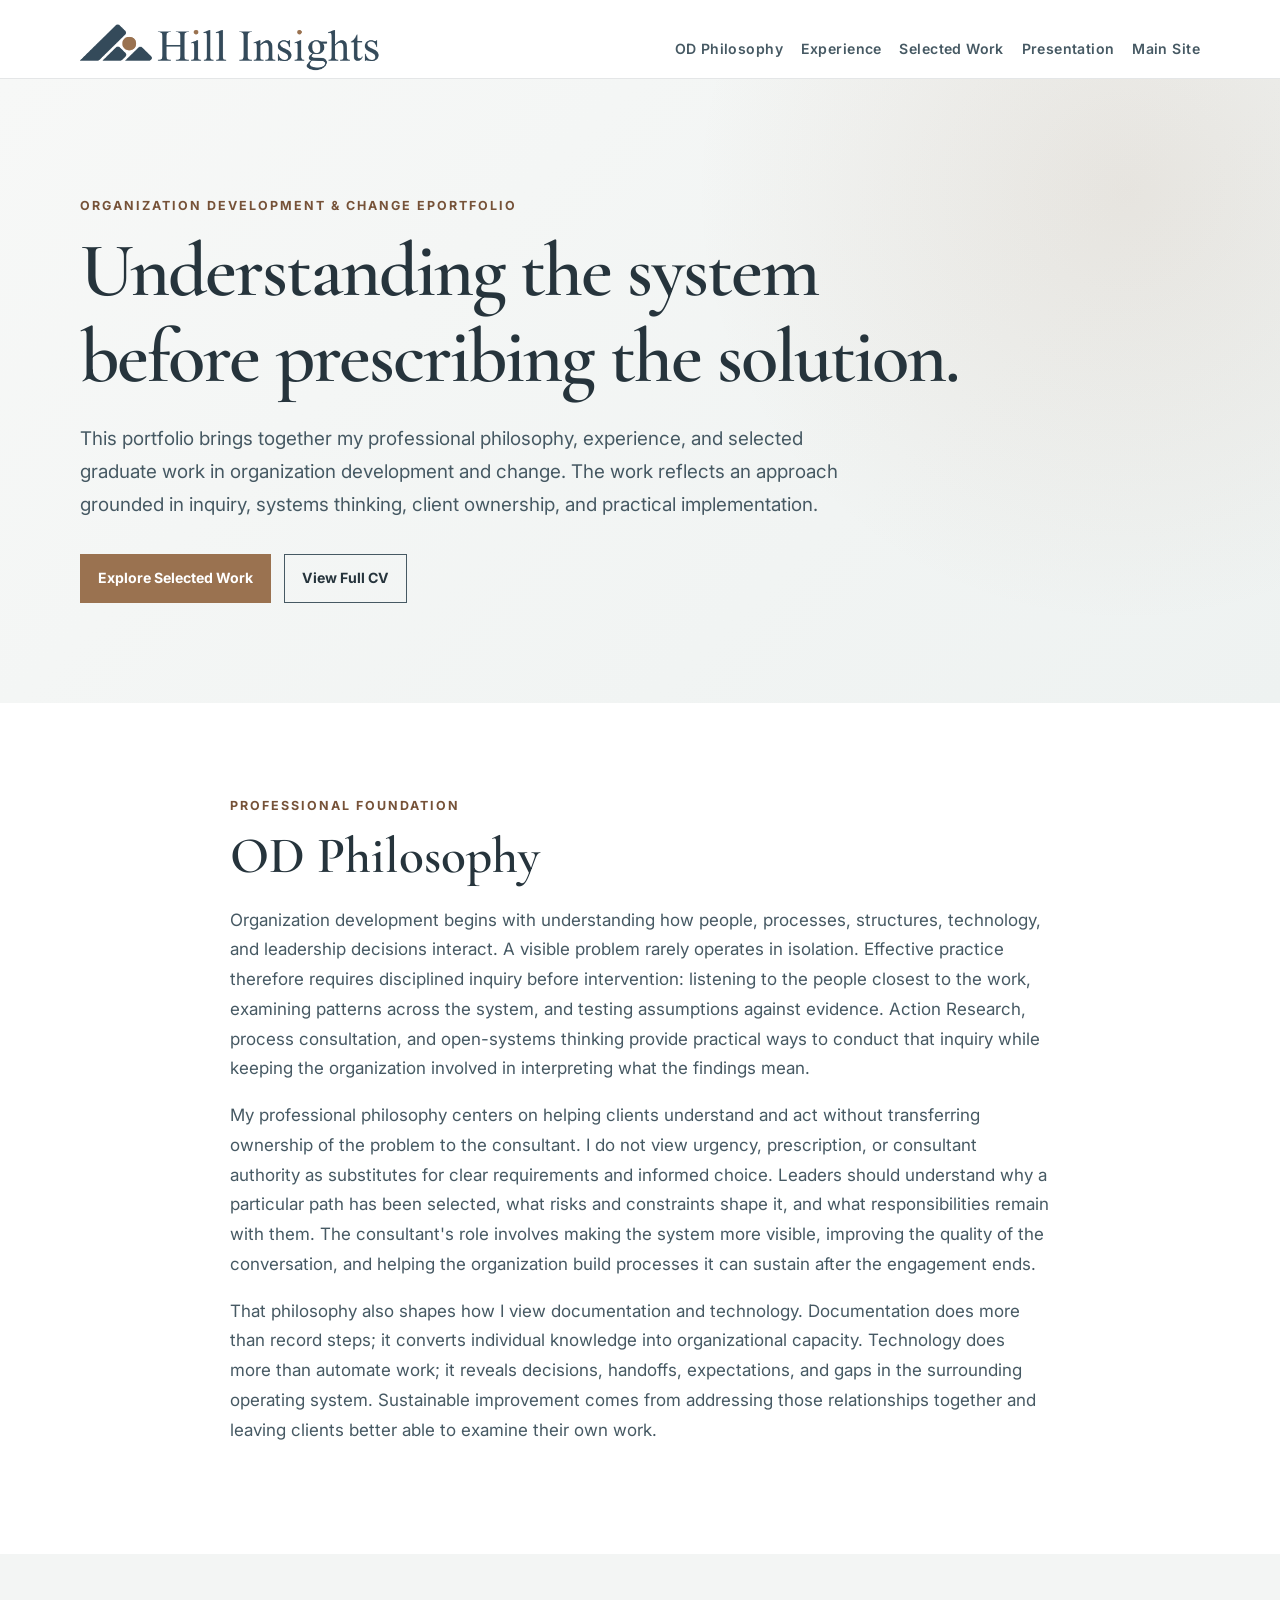
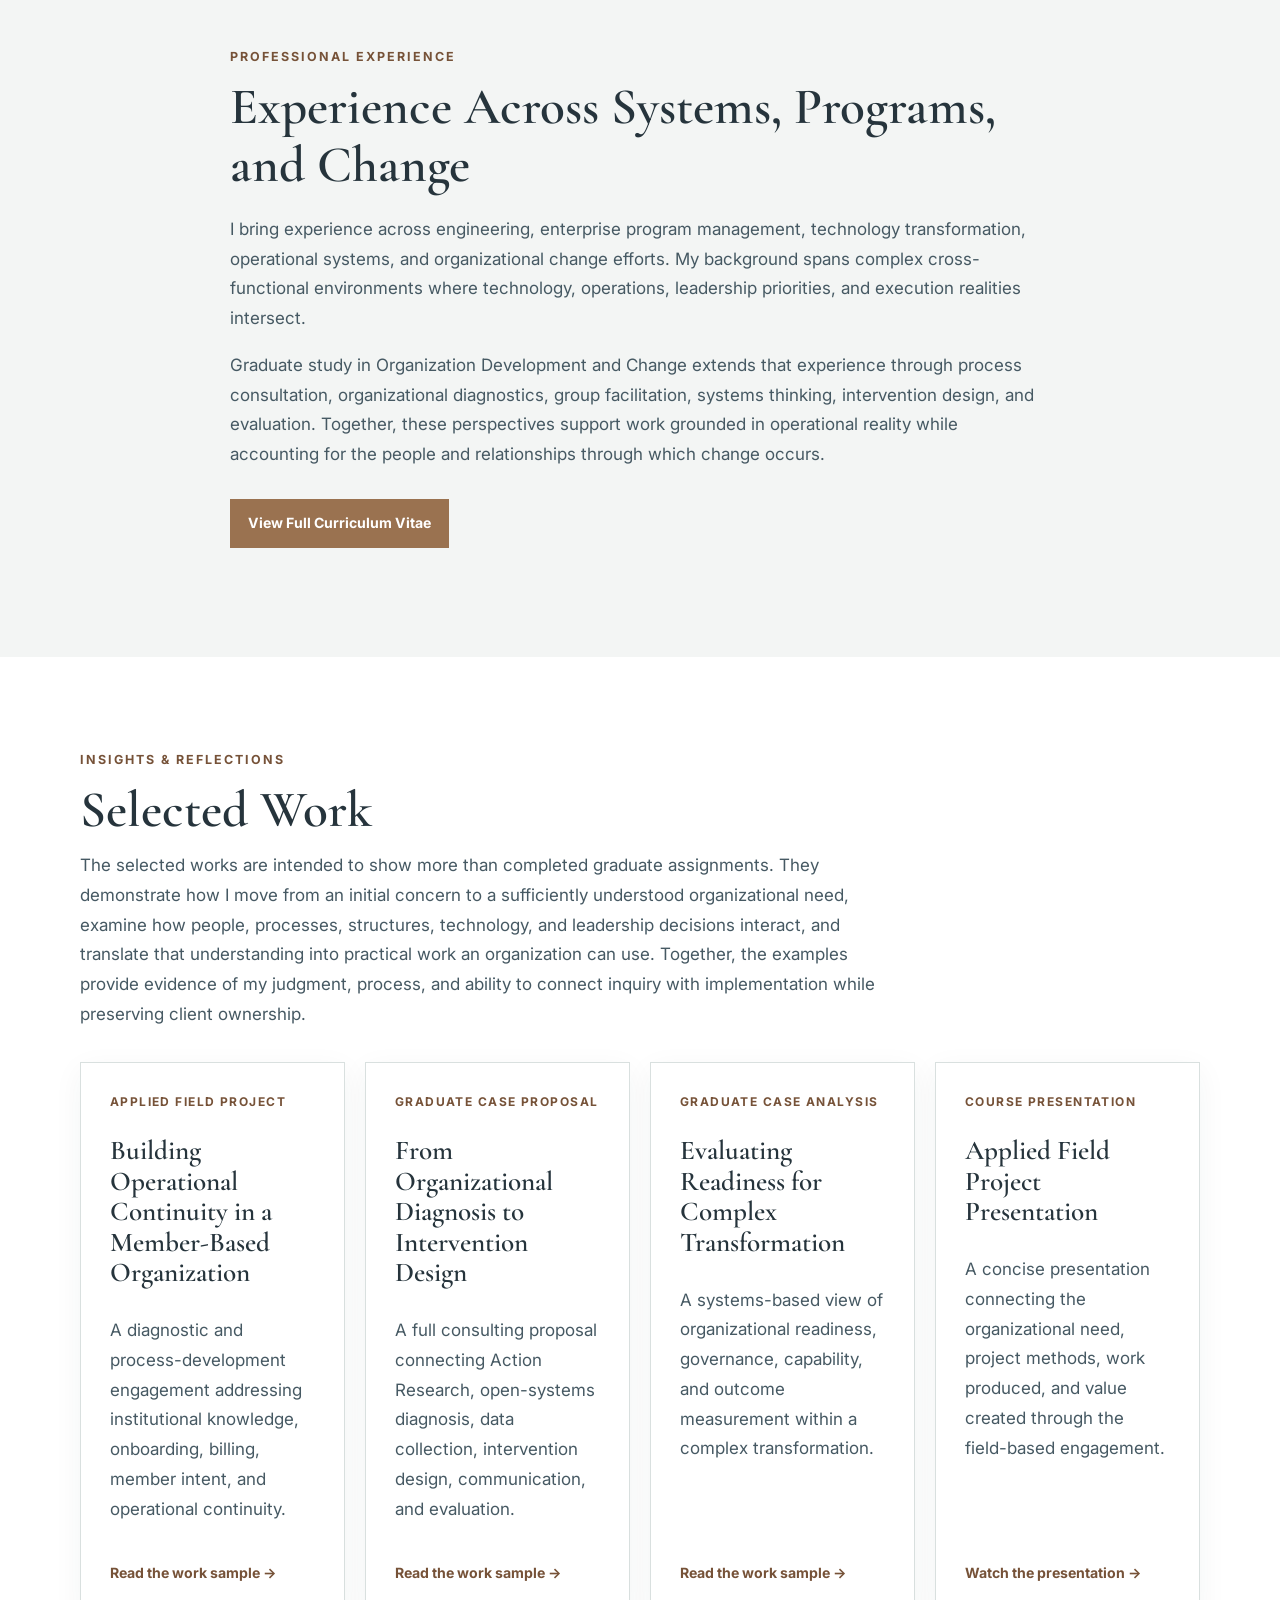
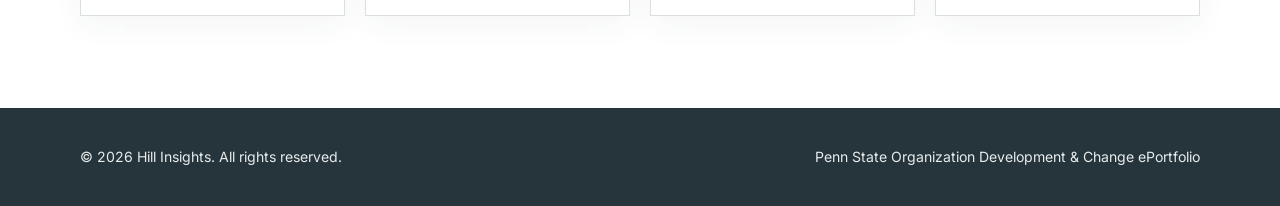
<file: penn-state.html>
<!doctype html>
<html lang="en">
  <head>
    <meta charset="UTF-8" />
    <meta name="viewport" content="width=device-width,initial-scale=1" />
    <meta
      name="description"
      content="Jason Hill's organization development and change ePortfolio presented by Hill Insights."
    />
    <title>Penn State ePortfolio | Hill Insights</title>
    <link rel="preconnect" href="https://fonts.googleapis.com" />
    <link rel="preconnect" href="https://fonts.gstatic.com" crossorigin />
    <link
      href="https://fonts.googleapis.com/css2?family=Inter:wght@300;400;500;600;700&family=Cormorant+Garamond:wght@500;600&display=swap"
      rel="stylesheet"
    />
    <link rel="icon" href="favicon.png" />
    <link rel="stylesheet" href="penn-state.css?v=20260813d" />
  </head>
  <body>
    <a class="skip" href="#main">Skip to content</a>
    <header class="site-header">
      <div class="container header-inner">
        <a class="brand" href="penn-state.html"
          ><img src="LogoSlate.png" alt="Hill Insights" /></a
        >
        <nav class="site-nav" aria-label="Portfolio navigation">
          <a href="#philosophy">OD Philosophy</a
          ><a href="#experience">Experience</a><a href="#work">Selected Work</a
          ><a href="project-presentation.html">Presentation</a
          ><a href="penn-state.html">Main Site</a>
        </nav>
      </div>
    </header>
    <main id="main">
      <section class="page-intro">
        <div class="container">
          <p class="eyebrow">
            Organization Development &amp; Change ePortfolio
          </p>
          <h1>Understanding the system before prescribing the solution.</h1>
          <p class="lede">
            This portfolio brings together my professional philosophy,
            experience, and selected graduate work in organization development
            and change. The work reflects an approach grounded in inquiry,
            systems thinking, client ownership, and practical implementation.
          </p>
          <div class="intro-links">
            <a class="button" href="#work">Explore Selected Work</a
            ><a class="button secondary" href="cv.html">View Full CV</a>
          </div>
        </div>
      </section>
      <section id="philosophy" class="section">
        <div class="container narrow">
          <p class="eyebrow">Professional Foundation</p>
          <h2>OD Philosophy</h2>
          <p>
            Organization development begins with understanding how people,
            processes, structures, technology, and leadership decisions
            interact. A visible problem rarely operates in isolation. Effective
            practice therefore requires disciplined inquiry before intervention:
            listening to the people closest to the work, examining patterns
            across the system, and testing assumptions against evidence. Action
            Research, process consultation, and open-systems thinking provide
            practical ways to conduct that inquiry while keeping the
            organization involved in interpreting what the findings mean.
          </p>
          <p>
            My professional philosophy centers on helping clients understand and
            act without transferring ownership of the problem to the consultant.
            I do not view urgency, prescription, or consultant authority as
            substitutes for clear requirements and informed choice. Leaders
            should understand why a particular path has been selected, what
            risks and constraints shape it, and what responsibilities remain
            with them. The consultant's role involves making the system more
            visible, improving the quality of the conversation, and helping the
            organization build processes it can sustain after the engagement
            ends.
          </p>
          <p>
            That philosophy also shapes how I view documentation and technology.
            Documentation does more than record steps; it converts individual
            knowledge into organizational capacity. Technology does more than
            automate work; it reveals decisions, handoffs, expectations, and
            gaps in the surrounding operating system. Sustainable improvement
            comes from addressing those relationships together and leaving
            clients better able to examine their own work.
          </p>
        </div>
      </section>
      <section id="experience" class="section muted">
        <div class="container narrow">
          <p class="eyebrow">Professional Experience</p>
          <h2>Experience Across Systems, Programs, and Change</h2>
          <p>
            I bring experience across engineering, enterprise program
            management, technology transformation, operational systems, and
            organizational change efforts. My background spans complex
            cross-functional environments where technology, operations,
            leadership priorities, and execution realities intersect.
          </p>
          <p>
            Graduate study in Organization Development and Change extends that
            experience through process consultation, organizational diagnostics,
            group facilitation, systems thinking, intervention design, and
            evaluation. Together, these perspectives support work grounded in
            operational reality while accounting for the people and
            relationships through which change occurs.
          </p>
          <p class="cv-link">
            <a class="button" href="cv.html">View Full Curriculum Vitae</a>
          </p>
        </div>
      </section>
      <section id="work" class="section">
        <div class="container">
          <p class="eyebrow">Insights &amp; Reflections</p>
          <h2>Selected Work</h2>
          <p class="section-kicker">
            The selected works are intended to show more than completed graduate
            assignments. They demonstrate how I move from an initial concern to
            a sufficiently understood organizational need, examine how people,
            processes, structures, technology, and leadership decisions
            interact, and translate that understanding into practical work an
            organization can use. Together, the examples provide evidence of my
            judgment, process, and ability to connect inquiry with
            implementation while preserving client ownership.
          </p>
          <div class="card-grid">
            <a class="work-card" href="operational-continuity.html"
              ><span class="label">Applied Field Project</span>
              <h3>
                Building Operational Continuity in a Member-Based Organization
              </h3>
              <p>
                A diagnostic and process-development engagement addressing
                institutional knowledge, onboarding, billing, member intent, and
                operational continuity.
              </p>
              <span class="read-more">Read the work sample →</span></a
            >
            <a class="work-card" href="diagnosis-intervention.html"
              ><span class="label">Graduate Case Proposal</span>
              <h3>From Organizational Diagnosis to Intervention Design</h3>
              <p>
                A full consulting proposal connecting Action Research,
                open-systems diagnosis, data collection, intervention design,
                communication, and evaluation.
              </p>
              <span class="read-more">Read the work sample →</span></a
            >
            <a class="work-card" href="transformation-readiness.html"
              ><span class="label">Graduate Case Analysis</span>
              <h3>Evaluating Readiness for Complex Transformation</h3>
              <p>
                A systems-based view of organizational readiness, governance,
                capability, and outcome measurement within a complex
                transformation.
              </p>
              <span class="read-more">Read the work sample →</span></a
            >
            <a class="work-card" href="project-presentation.html">
              <span class="label">Course Presentation</span>
              <h3>Applied Field Project Presentation</h3>
              <p>
                A concise presentation connecting the organizational need,
                project methods, work produced, and value created through the
                field-based engagement.
              </p>
              <span class="read-more">Watch the presentation →</span>
            </a>
          </div>
        </div>
      </section>
    </main>
    <footer class="site-footer">
      <div class="container footer-inner">
        <p>© 2026 Hill Insights. All rights reserved.</p>
        <p>Penn State Organization Development &amp; Change ePortfolio</p>
      </div>
    </footer>
  </body>
</html>
</file>
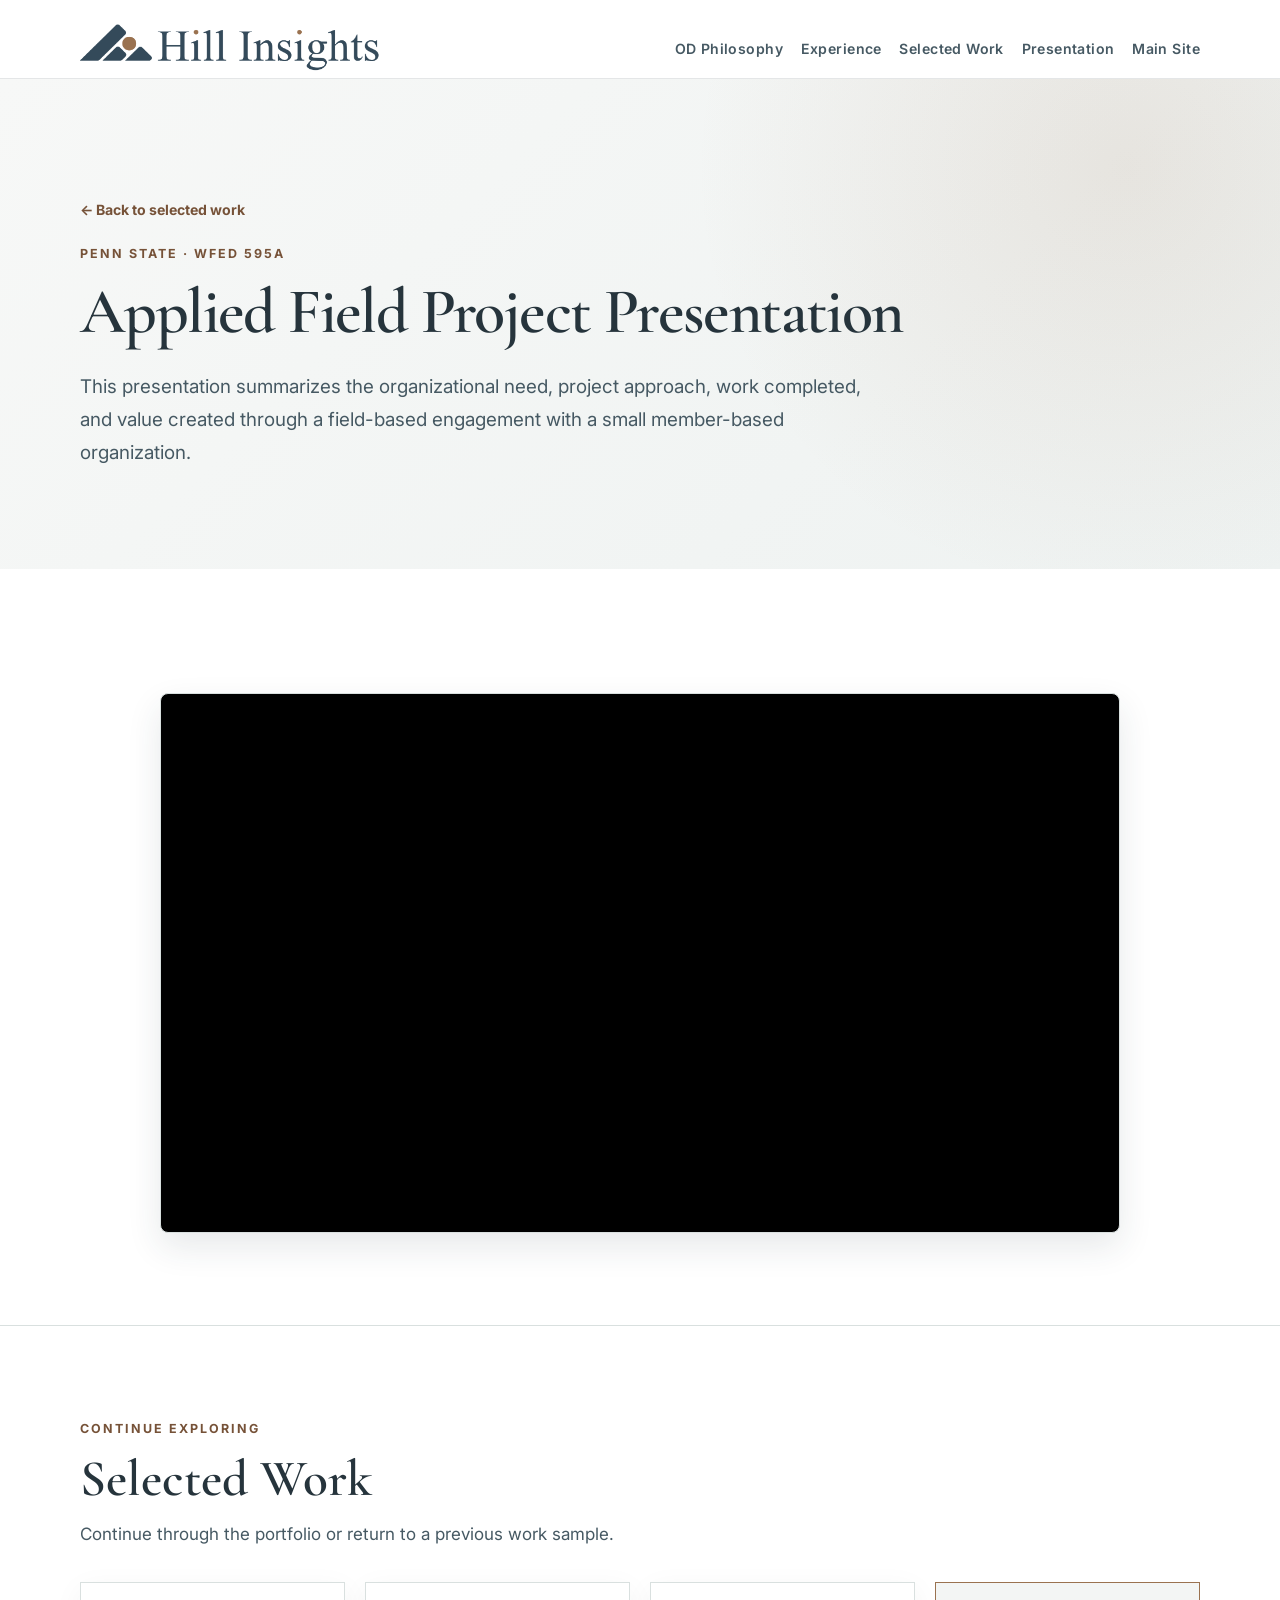
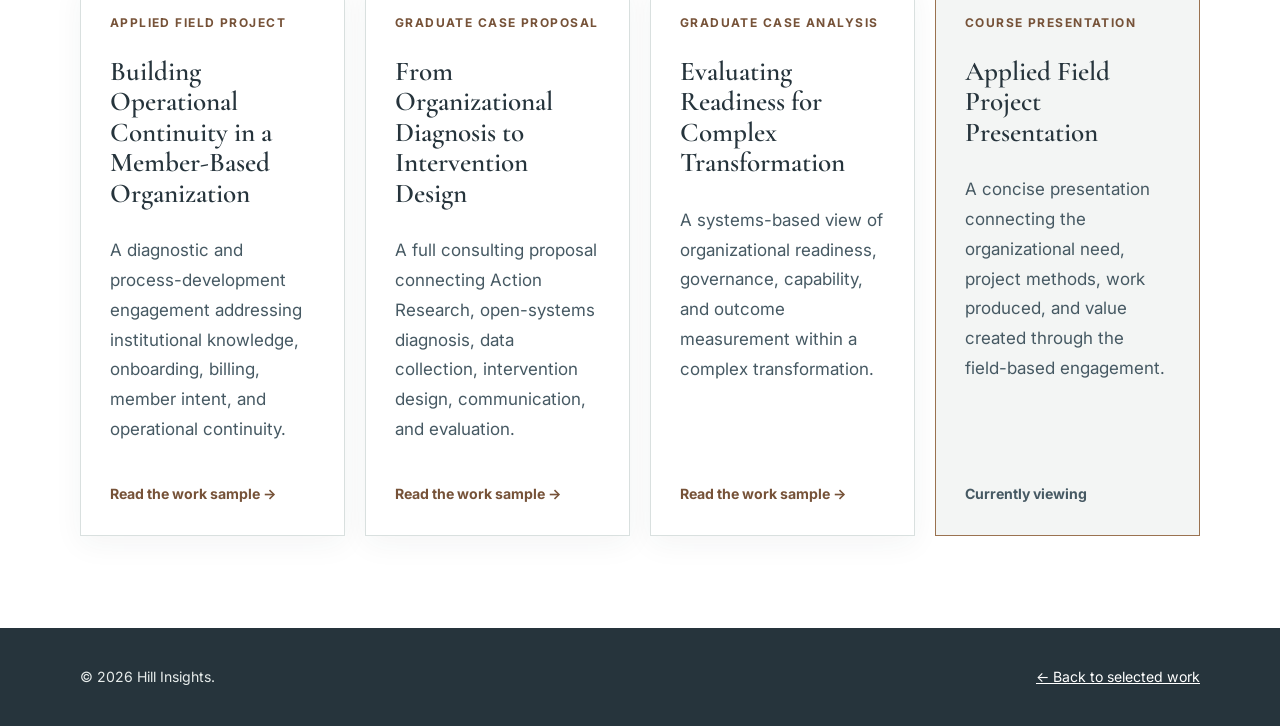
<file: project-presentation.html>
<!doctype html>
<html lang="en">
  <head>
    <meta charset="UTF-8" />
    <meta name="viewport" content="width=device-width,initial-scale=1" />
    <meta
      name="description"
      content="Jason Hill's WFED 595A applied field project presentation."
    />
    <title>Applied Field Project Presentation | Hill Insights</title>
    <link rel="preconnect" href="https://fonts.googleapis.com" />
    <link rel="preconnect" href="https://fonts.gstatic.com" crossorigin />
    <link
      href="https://fonts.googleapis.com/css2?family=Inter:wght@300;400;500;600;700&family=Cormorant+Garamond:wght@500;600&display=swap"
      rel="stylesheet"
    />
    <link rel="icon" href="favicon.png" />
    <link rel="stylesheet" href="penn-state.css?v=20260813d" />
  </head>
  <body>
    <a class="skip" href="#main">Skip to content</a>
    <header class="site-header">
      <div class="container header-inner">
        <a class="brand" href="penn-state.html"
          ><img src="LogoSlate.png" alt="Hill Insights" /></a
        >
        <nav class="site-nav" aria-label="Portfolio navigation">
          <a href="penn-state.html#philosophy">OD Philosophy</a
          ><a href="penn-state.html#experience">Experience</a
          ><a href="penn-state.html#work">Selected Work</a
          ><a href="project-presentation.html" aria-current="page"
            >Presentation</a
          ><a href="penn-state.html">Main Site</a>
        </nav>
      </div>
    </header>
    <main id="main">
      <section class="detail-hero">
        <div class="container">
          <a class="back-link" href="penn-state.html#work"
            >← Back to selected work</a
          >
          <p class="eyebrow">Penn State · WFED 595A</p>
          <h1>Applied Field Project Presentation</h1>
          <p class="lede">
            This presentation summarizes the organizational need, project
            approach, work completed, and value created through a field-based
            engagement with a small member-based organization.
          </p>
        </div>
      </section>
      <section class="section">
        <div class="container">
          <div class="video-container">
            <iframe
              src="https://www.youtube.com/embed/XGQoLBINYn0"
              title="WFED 595A Applied Field Project Presentation"
              allow="accelerometer; autoplay; clipboard-write; encrypted-media; gyroscope; picture-in-picture; web-share"
              referrerpolicy="strict-origin-when-cross-origin"
              allowfullscreen
            ></iframe>
          </div>
        </div>
      </section>
      <section class="section work-navigation" aria-labelledby="selected-work">
        <div class="container">
          <p class="eyebrow">Continue Exploring</p>
          <h2 id="selected-work">Selected Work</h2>
          <p class="section-kicker">
            Continue through the portfolio or return to a previous work sample.
          </p>
          <div class="card-grid">
            <a class="work-card" href="operational-continuity.html">
              <span class="label">Applied Field Project</span>
              <h3>
                Building Operational Continuity in a Member-Based Organization
              </h3>
              <p>
                A diagnostic and process-development engagement addressing
                institutional knowledge, onboarding, billing, member intent, and
                operational continuity.
              </p>
              <span class="read-more">Read the work sample →</span>
            </a>
            <a class="work-card" href="diagnosis-intervention.html">
              <span class="label">Graduate Case Proposal</span>
              <h3>From Organizational Diagnosis to Intervention Design</h3>
              <p>
                A full consulting proposal connecting Action Research,
                open-systems diagnosis, data collection, intervention design,
                communication, and evaluation.
              </p>
              <span class="read-more">Read the work sample →</span>
            </a>
            <a class="work-card" href="transformation-readiness.html">
              <span class="label">Graduate Case Analysis</span>
              <h3>Evaluating Readiness for Complex Transformation</h3>
              <p>
                A systems-based view of organizational readiness, governance,
                capability, and outcome measurement within a complex
                transformation.
              </p>
              <span class="read-more">Read the work sample →</span>
            </a>
            <article class="work-card current-work" aria-current="page">
              <span class="label">Course Presentation</span>
              <h3>Applied Field Project Presentation</h3>
              <p>
                A concise presentation connecting the organizational need,
                project methods, work produced, and value created through the
                field-based engagement.
              </p>
              <span class="read-more">Currently viewing</span>
            </article>
          </div>
        </div>
      </section>
    </main>
    <footer class="site-footer">
      <div class="container footer-inner">
        <p>© 2026 Hill Insights.</p>
        <p><a href="penn-state.html#work">← Back to selected work</a></p>
      </div>
    </footer>
  </body>
</html>
</file>
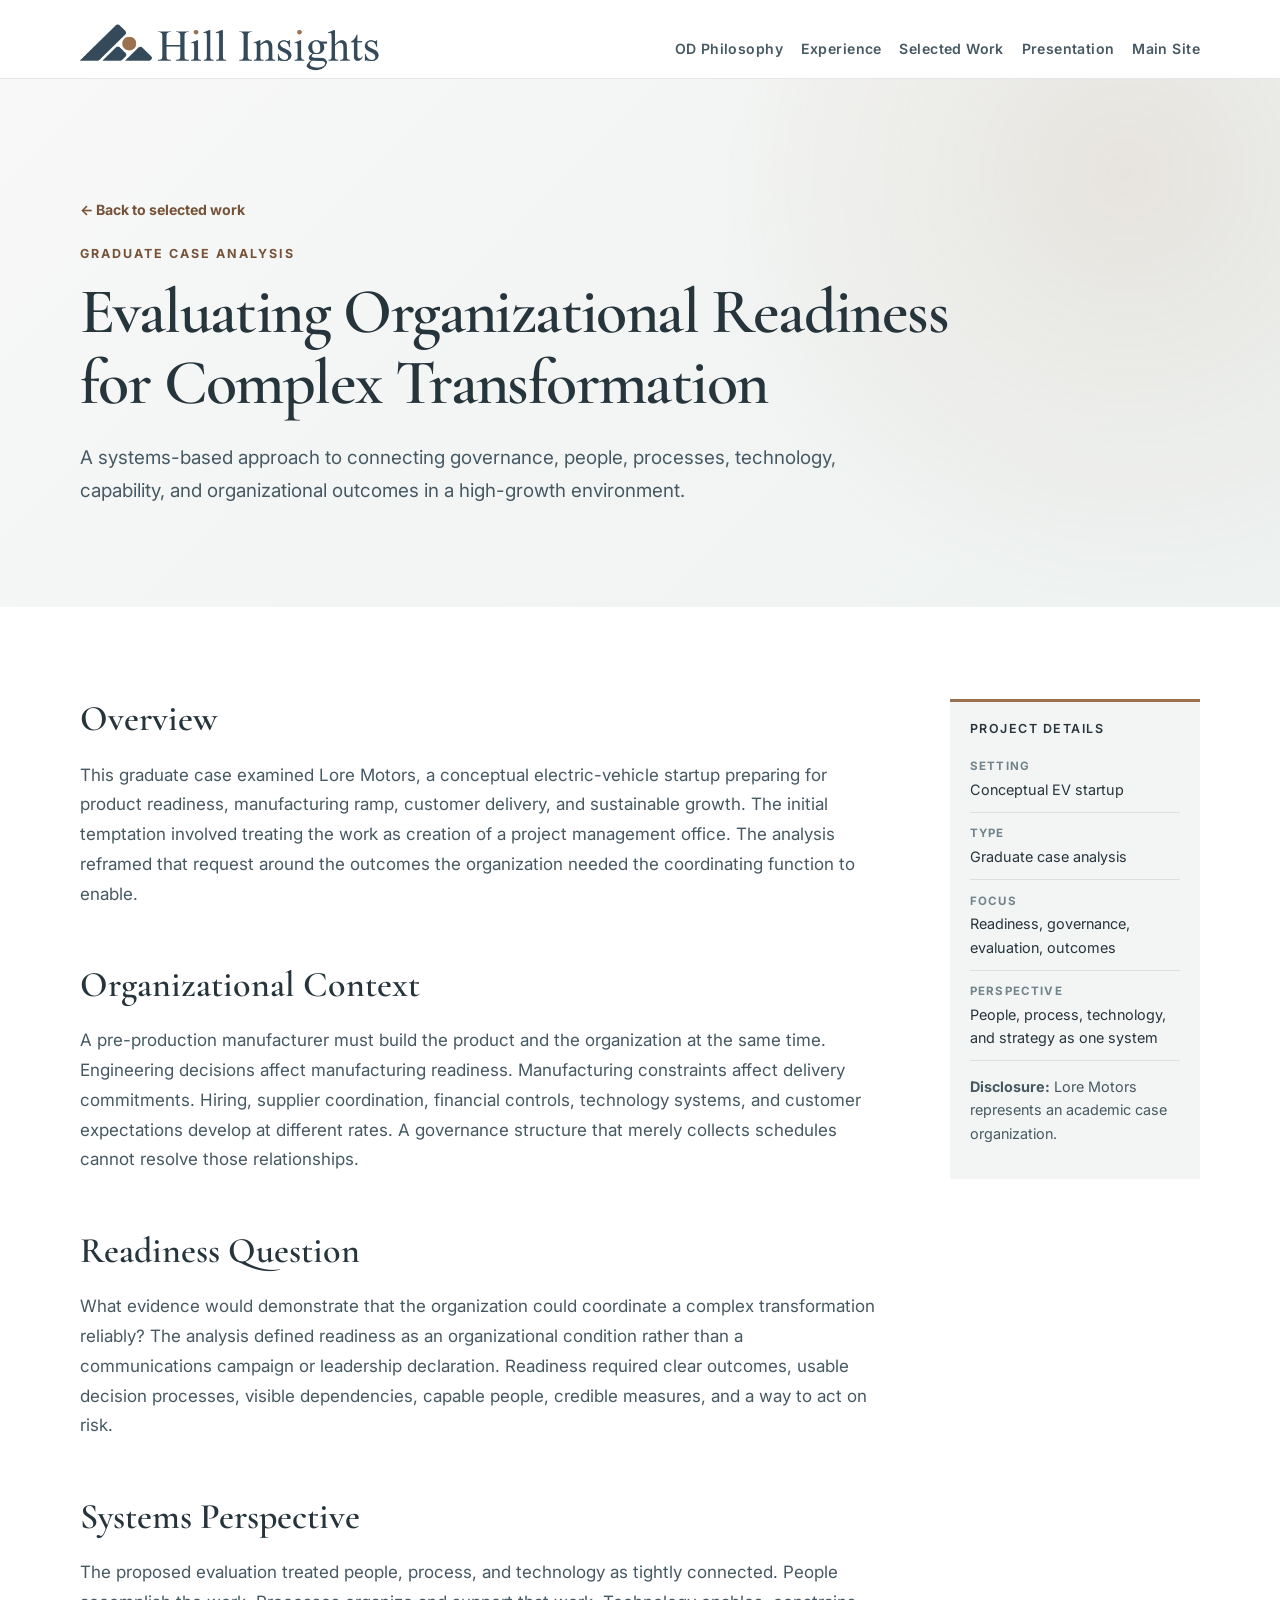
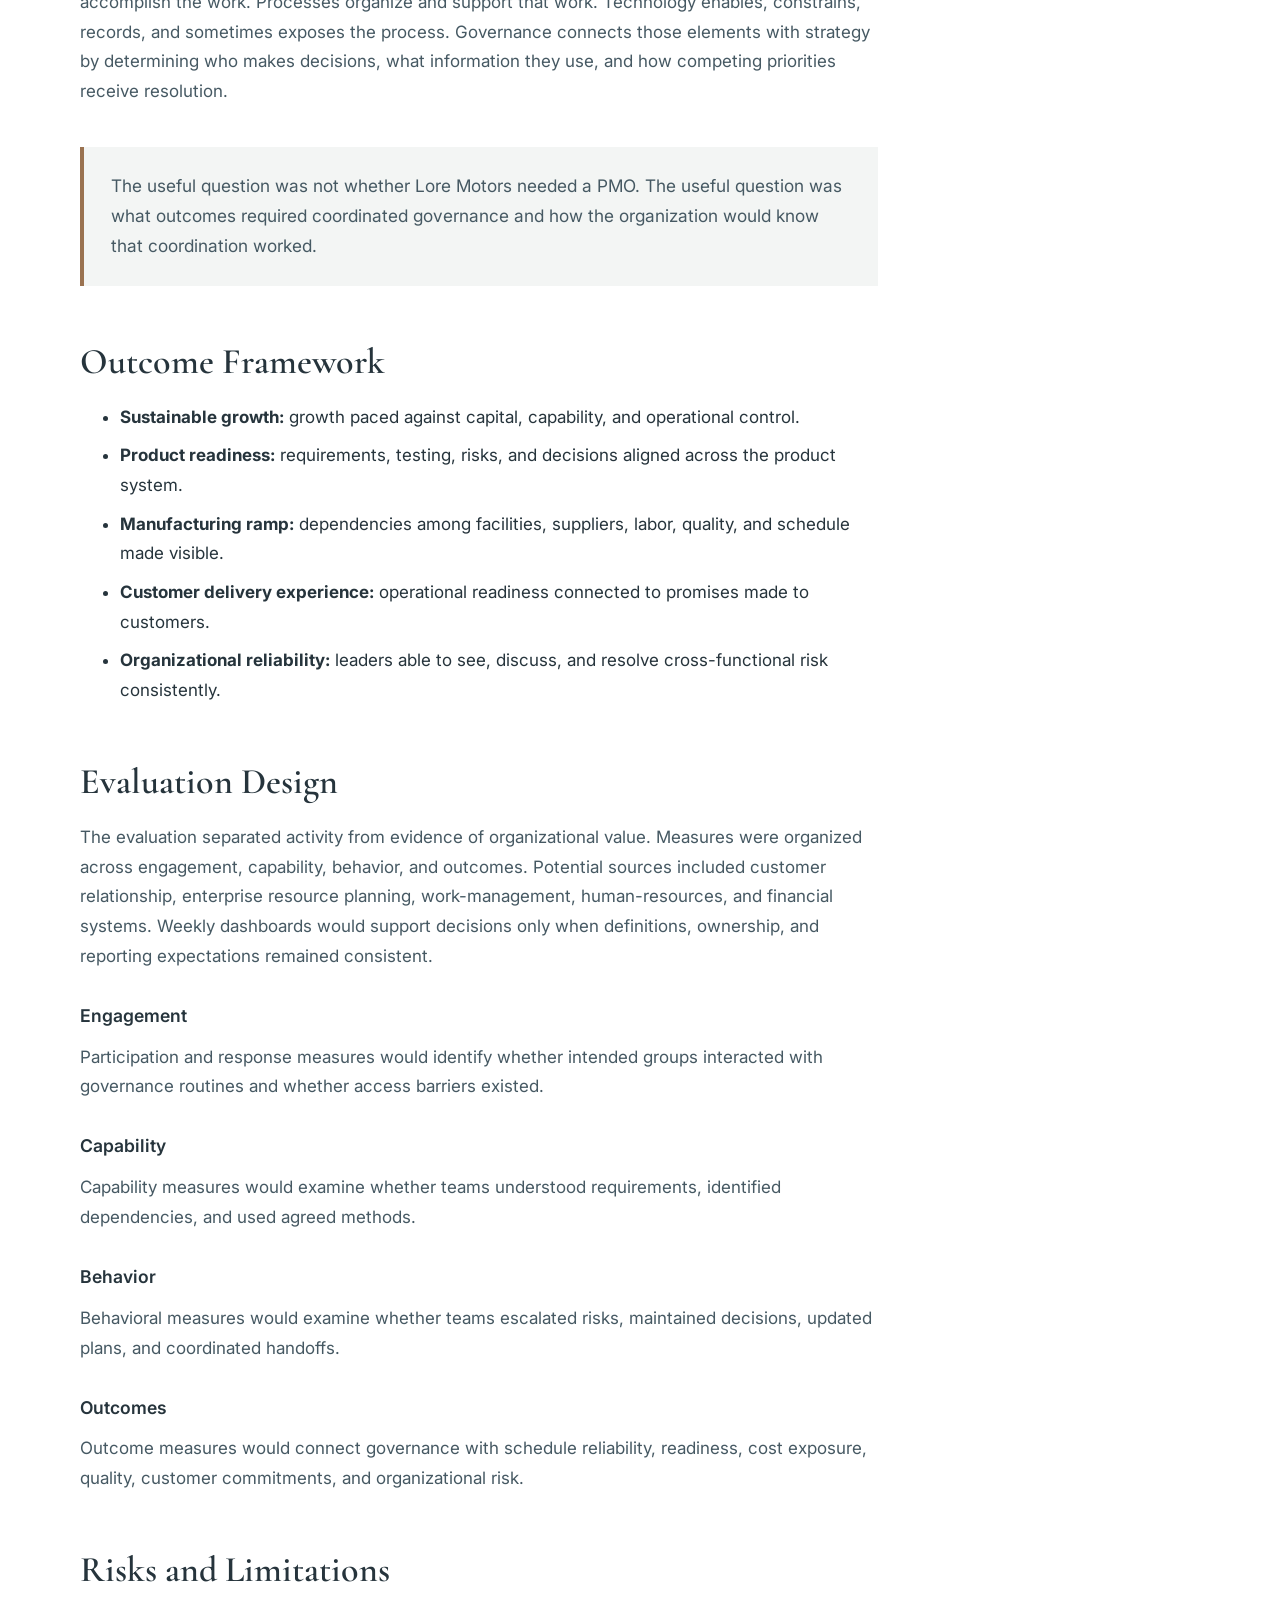
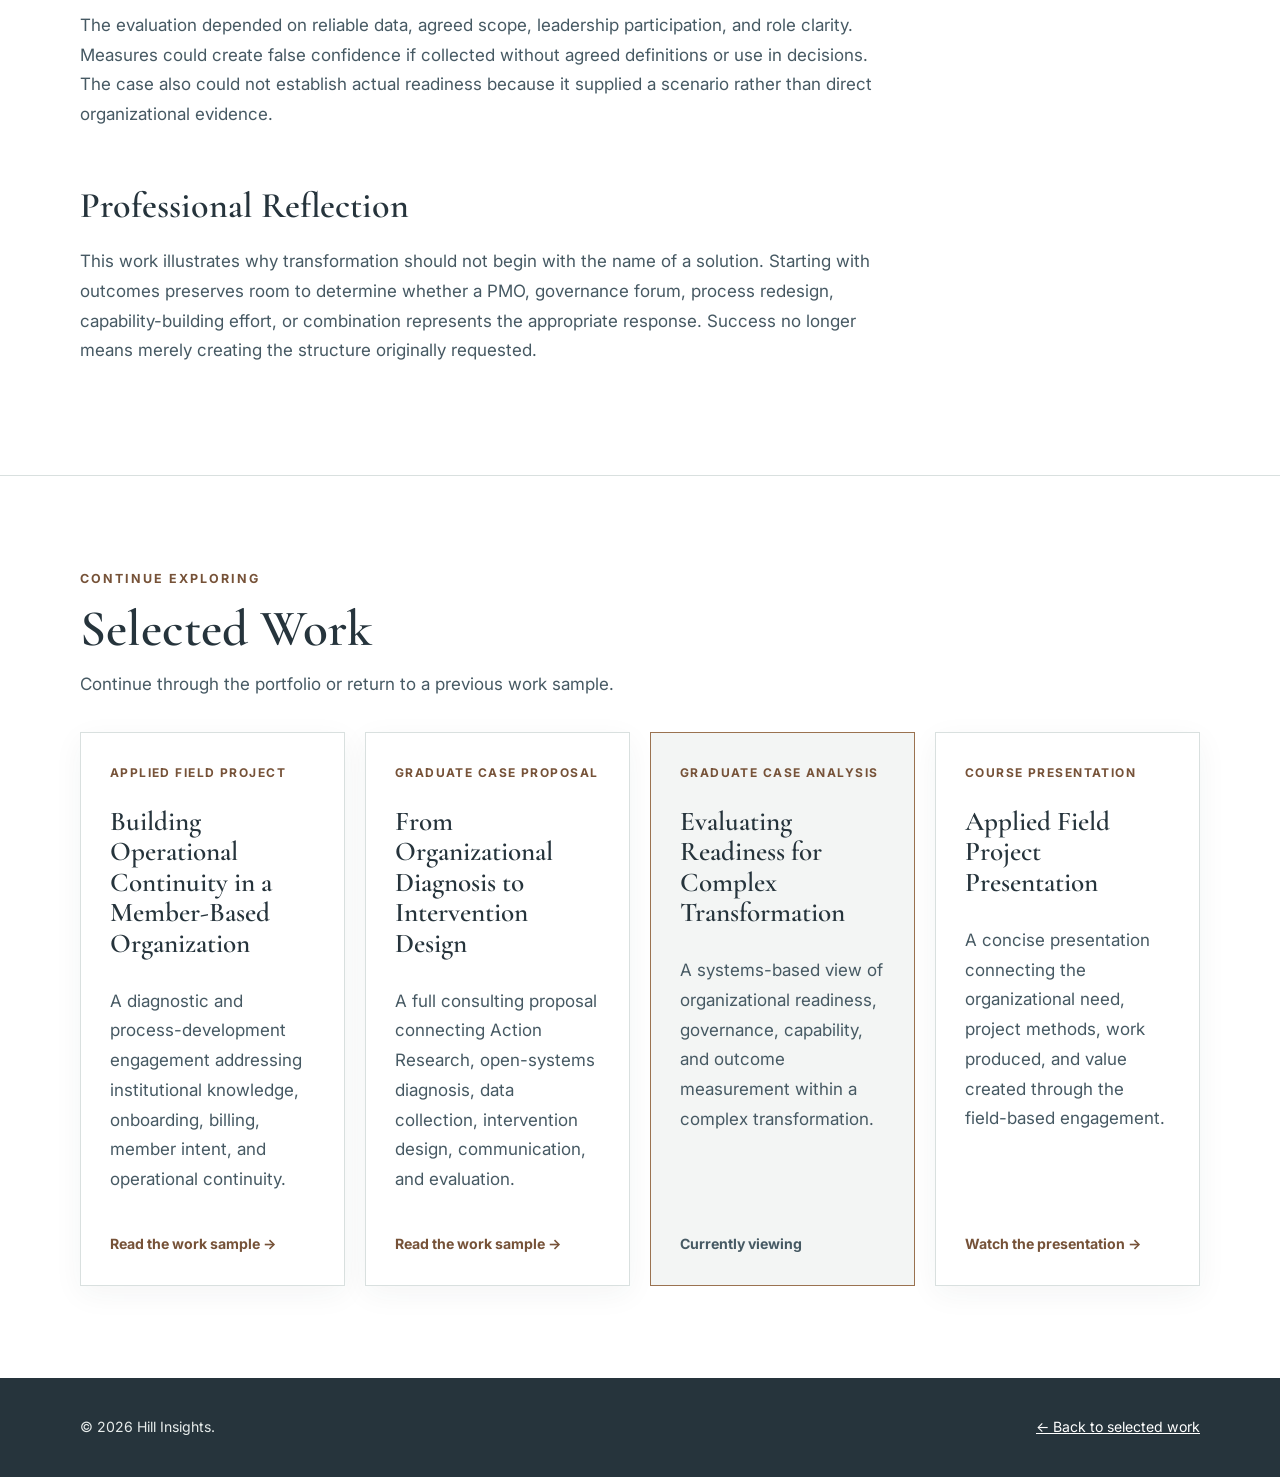
<file: transformation-readiness.html>
<!doctype html>
<html lang="en">
  <head>
    <meta charset="UTF-8" />
    <meta name="viewport" content="width=device-width,initial-scale=1" />
    <meta
      name="description"
      content="Graduate case analysis of readiness for complex transformation."
    />
    <title>Transformation Readiness | Hill Insights</title>
    <link rel="preconnect" href="https://fonts.googleapis.com" />
    <link rel="preconnect" href="https://fonts.gstatic.com" crossorigin />
    <link
      href="https://fonts.googleapis.com/css2?family=Inter:wght@300;400;500;600;700&family=Cormorant+Garamond:wght@500;600&display=swap"
      rel="stylesheet"
    />
    <link rel="stylesheet" href="penn-state.css?v=20260813d" />
  </head>
  <body>
    <a class="skip" href="#main">Skip to content</a>
    <header class="site-header">
      <div class="container header-inner">
        <a class="brand" href="penn-state.html"
          ><img src="LogoSlate.png" alt="Hill Insights" /></a
        >
        <nav class="site-nav">
          <a href="penn-state.html#philosophy">OD Philosophy</a
          ><a href="penn-state.html#experience">Experience</a
          ><a href="penn-state.html#work">Selected Work</a
          ><a href="project-presentation.html">Presentation</a
          ><a href="penn-state.html">Main Site</a>
        </nav>
      </div>
    </header>
    <main id="main">
      <section class="detail-hero">
        <div class="container">
          <a class="back-link" href="penn-state.html#work"
            >← Back to selected work</a
          >
          <p class="eyebrow">Graduate Case Analysis</p>
          <h1>
            Evaluating Organizational Readiness for Complex Transformation
          </h1>
          <p class="lede">
            A systems-based approach to connecting governance, people,
            processes, technology, capability, and organizational outcomes in a
            high-growth environment.
          </p>
        </div>
      </section>
      <section class="section">
        <div class="container content-layout">
          <article class="detail-content">
            <h2>Overview</h2>
            <p>
              This graduate case examined Lore Motors, a conceptual
              electric-vehicle startup preparing for product readiness,
              manufacturing ramp, customer delivery, and sustainable growth. The
              initial temptation involved treating the work as creation of a
              project management office. The analysis reframed that request
              around the outcomes the organization needed the coordinating
              function to enable.
            </p>
            <h2>Organizational Context</h2>
            <p>
              A pre-production manufacturer must build the product and the
              organization at the same time. Engineering decisions affect
              manufacturing readiness. Manufacturing constraints affect delivery
              commitments. Hiring, supplier coordination, financial controls,
              technology systems, and customer expectations develop at different
              rates. A governance structure that merely collects schedules
              cannot resolve those relationships.
            </p>
            <h2>Readiness Question</h2>
            <p>
              What evidence would demonstrate that the organization could
              coordinate a complex transformation reliably? The analysis defined
              readiness as an organizational condition rather than a
              communications campaign or leadership declaration. Readiness
              required clear outcomes, usable decision processes, visible
              dependencies, capable people, credible measures, and a way to act
              on risk.
            </p>
            <h2>Systems Perspective</h2>
            <p>
              The proposed evaluation treated people, process, and technology as
              tightly connected. People accomplish the work. Processes organize
              and support that work. Technology enables, constrains, records,
              and sometimes exposes the process. Governance connects those
              elements with strategy by determining who makes decisions, what
              information they use, and how competing priorities receive
              resolution.
            </p>
            <div class="callout">
              <p>
                The useful question was not whether Lore Motors needed a PMO.
                The useful question was what outcomes required coordinated
                governance and how the organization would know that coordination
                worked.
              </p>
            </div>
            <h2>Outcome Framework</h2>
            <ul>
              <li>
                <strong>Sustainable growth:</strong> growth paced against
                capital, capability, and operational control.
              </li>
              <li>
                <strong>Product readiness:</strong> requirements, testing,
                risks, and decisions aligned across the product system.
              </li>
              <li>
                <strong>Manufacturing ramp:</strong> dependencies among
                facilities, suppliers, labor, quality, and schedule made
                visible.
              </li>
              <li>
                <strong>Customer delivery experience:</strong> operational
                readiness connected to promises made to customers.
              </li>
              <li>
                <strong>Organizational reliability:</strong> leaders able to
                see, discuss, and resolve cross-functional risk consistently.
              </li>
            </ul>
            <h2>Evaluation Design</h2>
            <p>
              The evaluation separated activity from evidence of organizational
              value. Measures were organized across engagement, capability,
              behavior, and outcomes. Potential sources included customer
              relationship, enterprise resource planning, work-management,
              human-resources, and financial systems. Weekly dashboards would
              support decisions only when definitions, ownership, and reporting
              expectations remained consistent.
            </p>
            <h3>Engagement</h3>
            <p>
              Participation and response measures would identify whether
              intended groups interacted with governance routines and whether
              access barriers existed.
            </p>
            <h3>Capability</h3>
            <p>
              Capability measures would examine whether teams understood
              requirements, identified dependencies, and used agreed methods.
            </p>
            <h3>Behavior</h3>
            <p>
              Behavioral measures would examine whether teams escalated risks,
              maintained decisions, updated plans, and coordinated handoffs.
            </p>
            <h3>Outcomes</h3>
            <p>
              Outcome measures would connect governance with schedule
              reliability, readiness, cost exposure, quality, customer
              commitments, and organizational risk.
            </p>
            <h2>Risks and Limitations</h2>
            <p>
              The evaluation depended on reliable data, agreed scope, leadership
              participation, and role clarity. Measures could create false
              confidence if collected without agreed definitions or use in
              decisions. The case also could not establish actual readiness
              because it supplied a scenario rather than direct organizational
              evidence.
            </p>
            <h2>Professional Reflection</h2>
            <p>
              This work illustrates why transformation should not begin with the
              name of a solution. Starting with outcomes preserves room to
              determine whether a PMO, governance forum, process redesign,
              capability-building effort, or combination represents the
              appropriate response. Success no longer means merely creating the
              structure originally requested.
            </p>
          </article>
          <aside class="side-note">
            <h2>Project Details</h2>
            <dl class="meta-list">
              <div>
                <dt>Setting</dt>
                <dd>Conceptual EV startup</dd>
              </div>
              <div>
                <dt>Type</dt>
                <dd>Graduate case analysis</dd>
              </div>
              <div>
                <dt>Focus</dt>
                <dd>Readiness, governance, evaluation, outcomes</dd>
              </div>
              <div>
                <dt>Perspective</dt>
                <dd>People, process, technology, and strategy as one system</dd>
              </div>
            </dl>
            <p>
              <strong>Disclosure:</strong> Lore Motors represents an academic
              case organization.
            </p>
          </aside>
        </div>
      </section>
      <section class="section work-navigation" aria-labelledby="selected-work">
        <div class="container">
          <p class="eyebrow">Continue Exploring</p>
          <h2 id="selected-work">Selected Work</h2>
          <p class="section-kicker">
            Continue through the portfolio or return to a previous work sample.
          </p>
          <div class="card-grid">
            <a class="work-card" href="operational-continuity.html">
              <span class="label">Applied Field Project</span>
              <h3>
                Building Operational Continuity in a Member-Based Organization
              </h3>
              <p>
                A diagnostic and process-development engagement addressing
                institutional knowledge, onboarding, billing, member intent, and
                operational continuity.
              </p>
              <span class="read-more">Read the work sample →</span>
            </a>
            <a class="work-card" href="diagnosis-intervention.html">
              <span class="label">Graduate Case Proposal</span>
              <h3>From Organizational Diagnosis to Intervention Design</h3>
              <p>
                A full consulting proposal connecting Action Research,
                open-systems diagnosis, data collection, intervention design,
                communication, and evaluation.
              </p>
              <span class="read-more">Read the work sample →</span>
            </a>
            <article class="work-card current-work" aria-current="page">
              <span class="label">Graduate Case Analysis</span>
              <h3>Evaluating Readiness for Complex Transformation</h3>
              <p>
                A systems-based view of organizational readiness, governance,
                capability, and outcome measurement within a complex
                transformation.
              </p>
              <span class="read-more">Currently viewing</span>
            </article>
            <a class="work-card" href="project-presentation.html">
              <span class="label">Course Presentation</span>
              <h3>Applied Field Project Presentation</h3>
              <p>
                A concise presentation connecting the organizational need,
                project methods, work produced, and value created through the
                field-based engagement.
              </p>
              <span class="read-more">Watch the presentation →</span>
            </a>
          </div>
        </div>
      </section>
    </main>
    <footer class="site-footer">
      <div class="container footer-inner">
        <p>© 2026 Hill Insights.</p>
        <p><a href="penn-state.html#work">← Back to selected work</a></p>
      </div>
    </footer>
  </body>
</html>
</file>
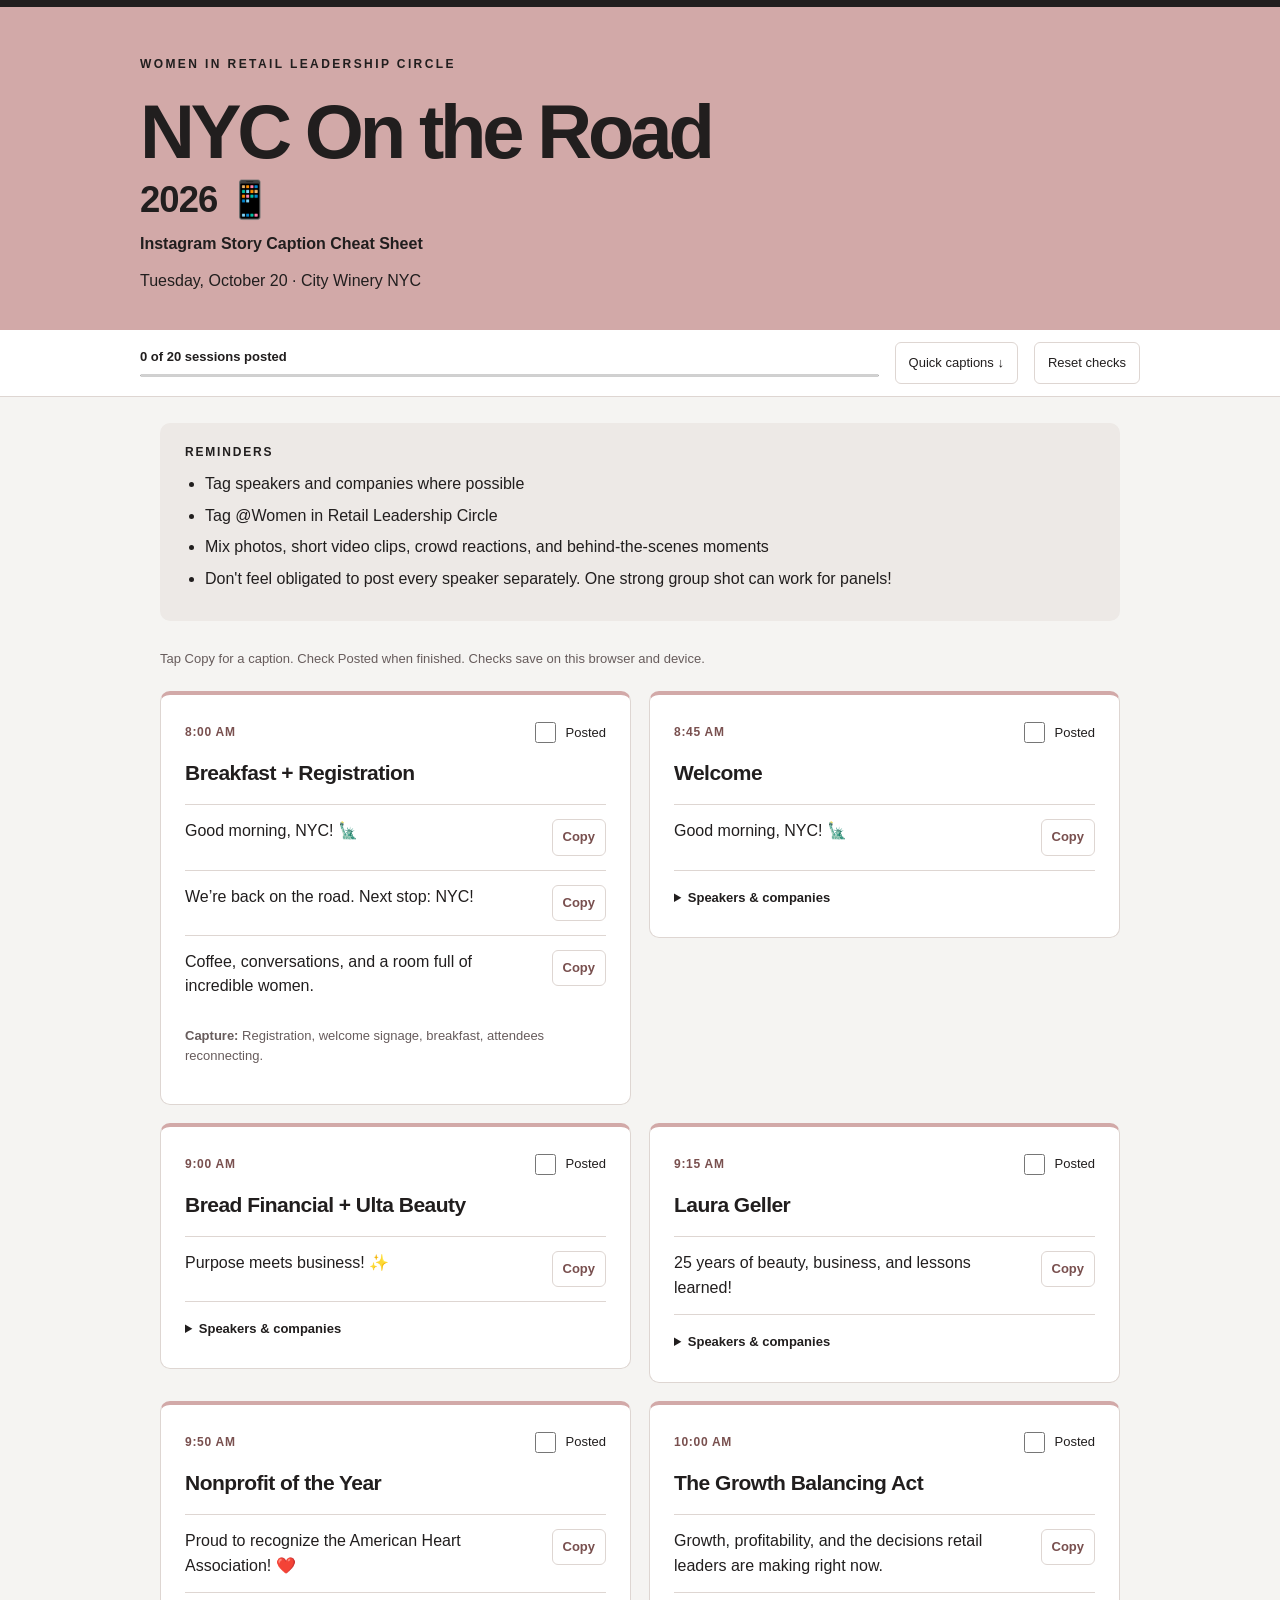
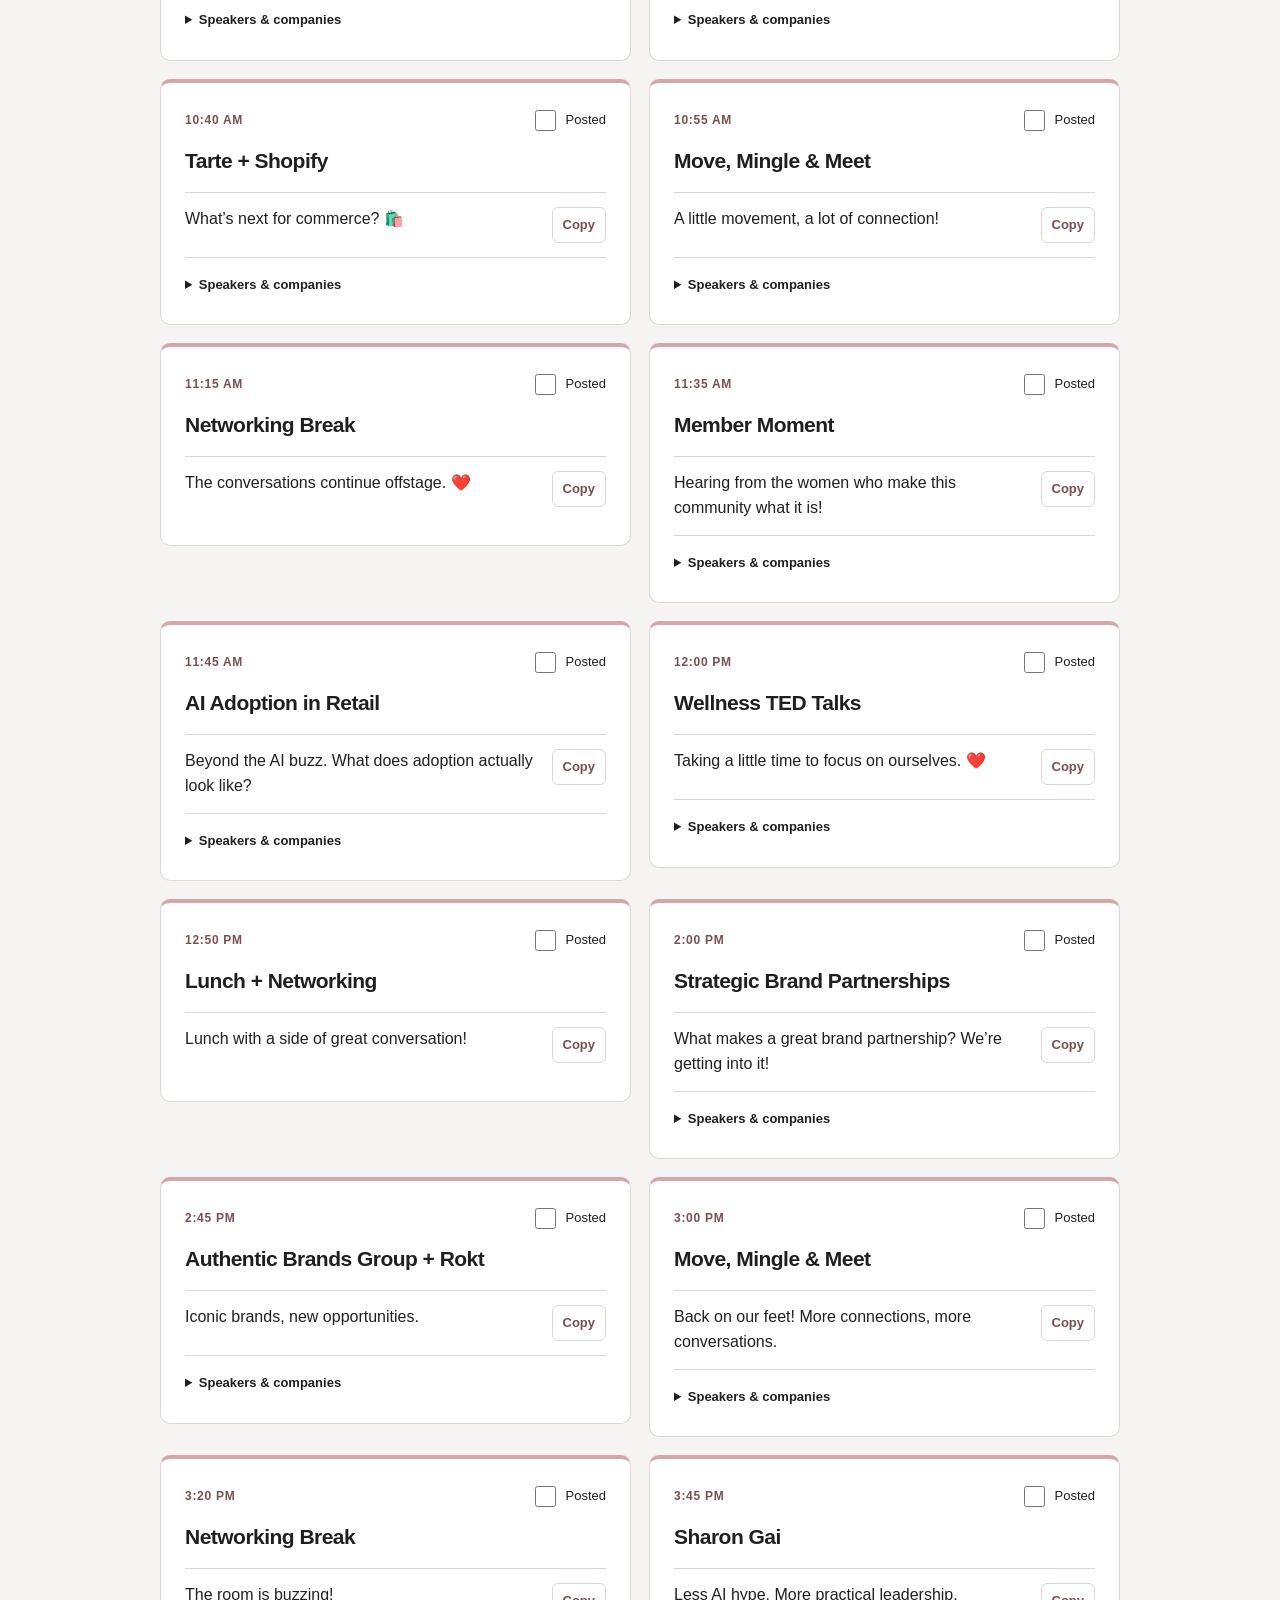
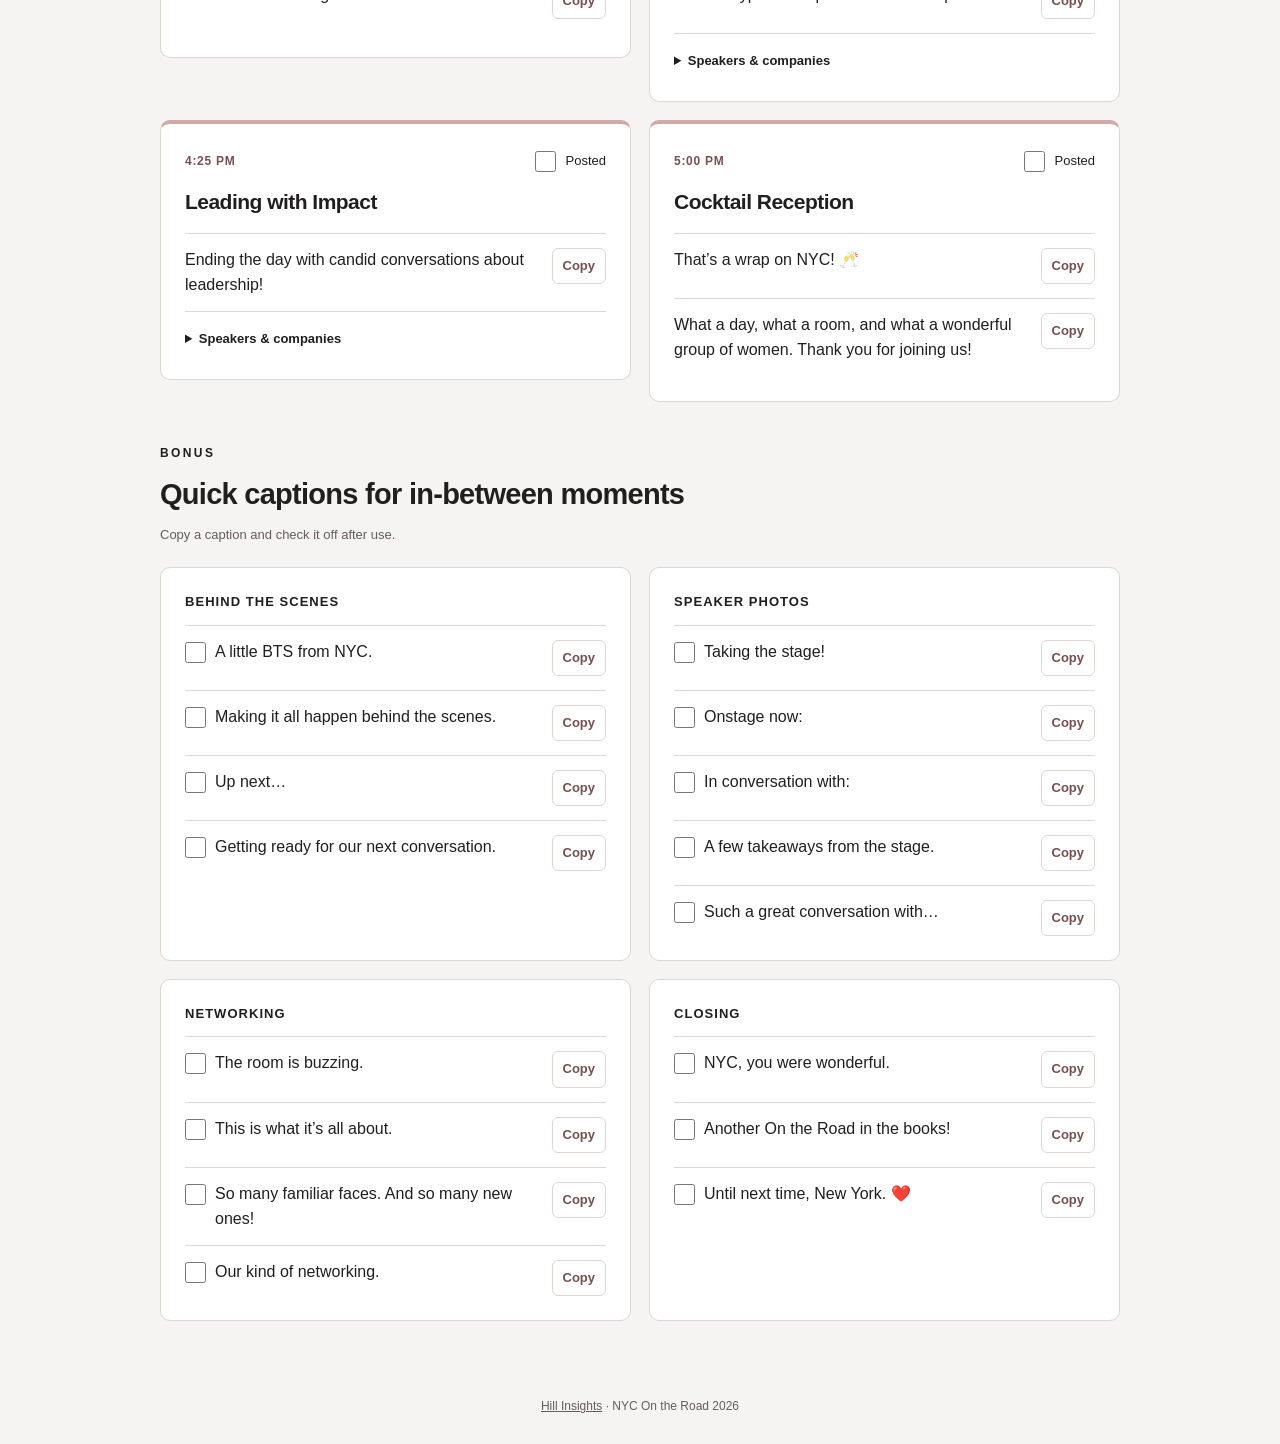
<file: wirnyc.html>
<!doctype html>
<html lang="en"><head><meta charset="utf-8"><meta name="viewport" content="width=device-width,initial-scale=1"><meta name="robots" content="noindex,nofollow"><meta name="description" content="NYC On the Road 2026 Instagram Story captions and posting checklist."><title>NYC On the Road 2026 | Story Caption Cheat Sheet</title><style>
:root{--rose:#D2A9A8;--sand:#EDE9E6;--paper:#F5F4F2;--ink:#211e1e;--muted:#675c5c;--line:#ded6d2;--accent:#79504f}*{box-sizing:border-box}html{scroll-behavior:smooth;scroll-padding-top:110px}body{margin:0;background:var(--paper);color:var(--ink);font:16px/1.55 Arial,Helvetica,sans-serif}button,input,a{touch-action:manipulation}a{color:inherit}header{background:var(--rose);padding:48px 24px 36px;border-top:7px solid var(--ink)}.wrap{max-width:1000px;margin:auto}.eyebrow{font-size:12px;text-transform:uppercase;letter-spacing:.2em;font-weight:700}h1{font-size:clamp(42px,8vw,76px);line-height:1;letter-spacing:-.055em;margin:20px 0 14px;max-width:700px}h1 span{display:block;font-size:.48em;letter-spacing:-.025em;margin-top:12px}header p{margin:12px 0 0}.toolbar{position:sticky;top:0;z-index:5;background:#fff;border-bottom:1px solid var(--line);padding:12px 20px}.toolbar .wrap{display:flex;align-items:center;gap:16px;flex-wrap:wrap}.progress{flex:1;min-width:130px;font-size:13px;font-weight:bold}.progress progress{display:block;width:100%;height:5px;margin-top:6px;accent-color:var(--accent)}button,.jump{font:inherit;font-size:13px;border:1px solid var(--line);background:#fff;border-radius:6px;padding:10px 13px;color:var(--ink);cursor:pointer;text-decoration:none}button:hover,.jump:hover{background:var(--sand)}button:focus-visible,a:focus-visible,summary:focus-visible,input:focus-visible{outline:3px solid var(--accent);outline-offset:3px}main{padding:26px 20px 48px}.reminders{background:var(--sand);padding:22px 25px;border-radius:10px;margin-bottom:28px}.reminders h2{font-size:12px;letter-spacing:.15em;text-transform:uppercase;margin:0 0 12px}.reminders ul{padding-left:20px;margin:0}.reminders li{margin:7px 0}.hint{color:var(--muted);font-size:13px;margin-bottom:22px}.schedule{display:grid;grid-template-columns:repeat(2,minmax(0,1fr));gap:18px;align-items:start}.session,.bonus-card{border:1px solid var(--line);background:white;border-radius:10px;padding:24px}.session{border-top:4px solid var(--rose);scroll-margin-top:20px}.session.done{background:#f1eeea;border-top-color:var(--accent)}.session-top{display:flex;justify-content:space-between;gap:12px;align-items:center}.time{font-weight:bold;font-size:12px;letter-spacing:.06em;color:var(--accent)}.posted{font-size:13px;display:flex;align-items:center;gap:7px;cursor:pointer}input[type=checkbox]{width:21px;height:21px;accent-color:var(--accent);flex-shrink:0;cursor:pointer}h2{font-size:21px;line-height:1.25;margin:14px 0 18px;letter-spacing:-.025em}.caption{display:flex;align-items:start;gap:14px;border-top:1px solid var(--line);padding:14px 0}.caption p{margin:0;flex:1}.copy{padding:7px 10px;color:var(--accent);font-weight:bold;flex-shrink:0}.caption label{display:flex;align-items:start;gap:9px;flex:1}.caption label input{margin:2px 0 0}details{border-top:1px solid var(--line);padding-top:12px}summary{font-size:13px;font-weight:bold;cursor:pointer;padding:5px 0}.speakers{padding:0;list-style:none;margin:12px 0 0}.speakers li{margin:13px 0;font-size:14px}.speakers span{display:block;color:var(--muted);font-size:13px}.capture{font-size:13px;color:var(--muted)}#bonus{margin-top:42px}.section-title{font-size:29px;margin-bottom:8px}.bonus-grid{display:grid;grid-template-columns:1fr 1fr;gap:18px}.bonus-card h3{margin:0 0 12px;font-size:13px;letter-spacing:.08em;text-transform:uppercase}.bonus-card .caption:last-child{padding-bottom:0}footer{text-align:center;font-size:12px;color:var(--muted);padding:28px}.toast{position:fixed;bottom:24px;left:50%;transform:translateX(-50%);background:var(--ink);color:white;border-radius:8px;padding:12px 20px;z-index:10;max-width:90vw}.toast:empty{display:none}@media(max-width:640px){header{padding:32px 20px 28px}.schedule,.bonus-grid{grid-template-columns:1fr}.session,.bonus-card{padding:20px}.toolbar .wrap{gap:10px}.toolbar{padding:10px 16px}.reminders{padding:20px}.jump,button{min-height:40px}main{padding:20px 14px 35px}h1{font-size:52px}}@media print{.toolbar,.copy,footer{display:none}header{padding:20px}main{padding:10px}.schedule{display:block}.session,.bonus-card{break-inside:avoid;margin-bottom:16px}details:not([open])>*{display:block}.bonus-grid{display:block}}
</style></head><body><header><div class="wrap"><div class="eyebrow">Women in Retail Leadership Circle</div><h1>NYC On the Road <span>2026 📱</span></h1><p><strong>Instagram Story Caption Cheat Sheet</strong></p><p>Tuesday, October 20 · City Winery NYC</p></div></header><nav class="toolbar" aria-label="Posting tools"><div class="wrap"><div class="progress"><span id="count">0 of 20 sessions posted</span><progress id="progress" max="20" value="0" aria-label="Sessions posted"></progress></div><a class="jump" href="#bonus">Quick captions ↓</a><button type="button" id="reset">Reset checks</button></div></nav><main class="wrap"><aside class="reminders"><h2>Reminders</h2><ul><li>Tag speakers and companies where possible</li><li>Tag @Women in Retail Leadership Circle</li><li>Mix photos, short video clips, crowd reactions, and behind-the-scenes moments</li><li>Don't feel obligated to post every speaker separately. One strong group shot can work for panels!</li></ul></aside><p class="hint" id="save-hint">Tap Copy for a caption. Check Posted when finished. Checks save on this browser and device.</p><div class="schedule"><article class="session" id="session-0"><div class="session-top"><span class="time">8:00 AM</span><label class="posted"><input type="checkbox" data-key="session-0"> Posted</label></div><h2>Breakfast + Registration</h2><div class="caption"><p>Good morning, NYC! 🗽</p><button class="copy" type="button" data-copy="Good morning, NYC! 🗽" aria-label="Copy caption: Good morning, NYC! 🗽">Copy</button></div><div class="caption"><p>We’re back on the road. Next stop: NYC!</p><button class="copy" type="button" data-copy="We’re back on the road. Next stop: NYC!" aria-label="Copy caption: We’re back on the road. Next stop: NYC!">Copy</button></div><div class="caption"><p>Coffee, conversations, and a room full of incredible women.</p><button class="copy" type="button" data-copy="Coffee, conversations, and a room full of incredible women." aria-label="Copy caption: Coffee, conversations, and a room full of incredible women.">Copy</button></div><p class="capture"><strong>Capture:</strong> Registration, welcome signage, breakfast, attendees reconnecting.</p></article><article class="session" id="session-1"><div class="session-top"><span class="time">8:45 AM</span><label class="posted"><input type="checkbox" data-key="session-1"> Posted</label></div><h2>Welcome</h2><div class="caption"><p>Good morning, NYC! 🗽</p><button class="copy" type="button" data-copy="Good morning, NYC! 🗽" aria-label="Copy caption: Good morning, NYC! 🗽">Copy</button></div><details><summary>Speakers &amp; companies</summary><ul class="speakers"><li><strong>Jennifer DiPasquale</strong><span>President &amp; Co-Founder, Women in Retail Leadership Circle</span></li></ul></details></article><article class="session" id="session-2"><div class="session-top"><span class="time">9:00 AM</span><label class="posted"><input type="checkbox" data-key="session-2"> Posted</label></div><h2>Bread Financial + Ulta Beauty</h2><div class="caption"><p>Purpose meets business! ✨</p><button class="copy" type="button" data-copy="Purpose meets business! ✨" aria-label="Copy caption: Purpose meets business! ✨">Copy</button></div><details><summary>Speakers &amp; companies</summary><ul class="speakers"><li><strong>Kelly Perry</strong><span>SVP, Chief Client Officer | Bread Financial</span></li><li><strong>Jill Podzimek</strong><span>VP, Customer &amp; Growth Marketing | Ulta Beauty</span></li></ul></details></article><article class="session" id="session-3"><div class="session-top"><span class="time">9:15 AM</span><label class="posted"><input type="checkbox" data-key="session-3"> Posted</label></div><h2>Laura Geller</h2><div class="caption"><p>25 years of beauty, business, and lessons learned!</p><button class="copy" type="button" data-copy="25 years of beauty, business, and lessons learned!" aria-label="Copy caption: 25 years of beauty, business, and lessons learned!">Copy</button></div><details><summary>Speakers &amp; companies</summary><ul class="speakers"><li><strong>Laura Geller</strong><span>Founder | Laura Geller Beauty, LLC</span></li><li><strong>Sandra Bennett</strong><span>In conversation with: Program Host | QVC</span></li></ul></details></article><article class="session" id="session-4"><div class="session-top"><span class="time">9:50 AM</span><label class="posted"><input type="checkbox" data-key="session-4"> Posted</label></div><h2>Nonprofit of the Year</h2><div class="caption"><p>Proud to recognize the American Heart Association! ❤️</p><button class="copy" type="button" data-copy="Proud to recognize the American Heart Association! ❤️" aria-label="Copy caption: Proud to recognize the American Heart Association! ❤️">Copy</button></div><details><summary>Speakers &amp; companies</summary><ul class="speakers"><li><strong>Mindy Grossman</strong><span>Partner, Vice-Chair | Consello Group</span></li><li><strong>Lisa Hinton</strong><span>National SVP, Corporate Relations | American Heart Association</span></li></ul></details></article><article class="session" id="session-5"><div class="session-top"><span class="time">10:00 AM</span><label class="posted"><input type="checkbox" data-key="session-5"> Posted</label></div><h2>The Growth Balancing Act</h2><div class="caption"><p>Growth, profitability, and the decisions retail leaders are making right now.</p><button class="copy" type="button" data-copy="Growth, profitability, and the decisions retail leaders are making right now." aria-label="Copy caption: Growth, profitability, and the decisions retail leaders are making right now.">Copy</button></div><details><summary>Speakers &amp; companies</summary><ul class="speakers"><li><strong>Amanda Kranz (Moderator)</strong><span>Customer Growth and Strategy Lead | Accenture</span></li><li><strong>Carolyn D’Angelo</strong><span>Senior Managing Director, Head of Brand Operations | Gordon Brothers</span></li><li><strong>Melissa Lefere-Cobb</strong><span>SVP/Division Head, Hervé Léger | Centric Brands</span></li><li><strong>Sarah LaFleur</strong><span>Founder &amp; CEO | M.M.LaFleur</span></li><li><strong>Rosalia Bucaro Polizzi</strong><span>SVP, Chief Merchandising Officer | QVC &amp; HSN</span></li></ul></details></article><article class="session" id="session-6"><div class="session-top"><span class="time">10:40 AM</span><label class="posted"><input type="checkbox" data-key="session-6"> Posted</label></div><h2>Tarte + Shopify</h2><div class="caption"><p>What’s next for commerce? 🛍️</p><button class="copy" type="button" data-copy="What’s next for commerce? 🛍️" aria-label="Copy caption: What’s next for commerce? 🛍️">Copy</button></div><details><summary>Speakers &amp; companies</summary><ul class="speakers"><li><strong>Theresa Cowing</strong><span>VP, Direct-to-Consumer and Social Commerce | Tarte Cosmetics</span></li><li><strong>Génesis Miranda Longo</strong><span>Head of Customer and Industry Marketing | Shopify</span></li></ul></details></article><article class="session" id="session-7"><div class="session-top"><span class="time">10:55 AM</span><label class="posted"><input type="checkbox" data-key="session-7"> Posted</label></div><h2>Move, Mingle &amp; Meet</h2><div class="caption"><p>A little movement, a lot of connection!</p><button class="copy" type="button" data-copy="A little movement, a lot of connection!" aria-label="Copy caption: A little movement, a lot of connection!">Copy</button></div><details><summary>Speakers &amp; companies</summary><ul class="speakers"><li><strong>Tisha Clark</strong><span>Founder | Tisha Clark Consulting</span></li></ul></details></article><article class="session" id="session-8"><div class="session-top"><span class="time">11:15 AM</span><label class="posted"><input type="checkbox" data-key="session-8"> Posted</label></div><h2>Networking Break</h2><div class="caption"><p>The conversations continue offstage. ❤️</p><button class="copy" type="button" data-copy="The conversations continue offstage. ❤️" aria-label="Copy caption: The conversations continue offstage. ❤️">Copy</button></div></article><article class="session" id="session-9"><div class="session-top"><span class="time">11:35 AM</span><label class="posted"><input type="checkbox" data-key="session-9"> Posted</label></div><h2>Member Moment</h2><div class="caption"><p>Hearing from the women who make this community what it is!</p><button class="copy" type="button" data-copy="Hearing from the women who make this community what it is!" aria-label="Copy caption: Hearing from the women who make this community what it is!">Copy</button></div><details><summary>Speakers &amp; companies</summary><ul class="speakers"><li><strong>Susan Koger</strong><span>Senior Director, Membership | Women in Retail Leadership Circle</span></li><li><strong>Mawuse Ziegbe</strong><span>VP, U.S. Sales | D’Addario &amp; Co.</span></li></ul></details></article><article class="session" id="session-10"><div class="session-top"><span class="time">11:45 AM</span><label class="posted"><input type="checkbox" data-key="session-10"> Posted</label></div><h2>AI Adoption in Retail</h2><div class="caption"><p>Beyond the AI buzz. What does adoption actually look like?</p><button class="copy" type="button" data-copy="Beyond the AI buzz. What does adoption actually look like?" aria-label="Copy caption: Beyond the AI buzz. What does adoption actually look like?">Copy</button></div><details><summary>Speakers &amp; companies</summary><ul class="speakers"><li><strong>Madison Sikorski</strong><span>Director of Analytics | Hill House Home</span></li><li><strong>Lauren Short</strong><span>Head of Enterprise Sales | Triple Whale</span></li></ul></details></article><article class="session" id="session-11"><div class="session-top"><span class="time">12:00 PM</span><label class="posted"><input type="checkbox" data-key="session-11"> Posted</label></div><h2>Wellness TED Talks</h2><div class="caption"><p>Taking a little time to focus on ourselves. ❤️</p><button class="copy" type="button" data-copy="Taking a little time to focus on ourselves. ❤️" aria-label="Copy caption: Taking a little time to focus on ourselves. ❤️">Copy</button></div><details><summary>Speakers &amp; companies</summary><ul class="speakers"><li><strong>Nicole Leinbach Hoffman</strong><span>Founder | STIMULATE</span></li><li><strong>Dilan Gomih</strong><span>Founder | Dilagence</span></li><li><strong>Lulu Ge</strong><span>Founder &amp; CEO | Elix</span></li></ul></details></article><article class="session" id="session-12"><div class="session-top"><span class="time">12:50 PM</span><label class="posted"><input type="checkbox" data-key="session-12"> Posted</label></div><h2>Lunch + Networking</h2><div class="caption"><p>Lunch with a side of great conversation!</p><button class="copy" type="button" data-copy="Lunch with a side of great conversation!" aria-label="Copy caption: Lunch with a side of great conversation!">Copy</button></div></article><article class="session" id="session-13"><div class="session-top"><span class="time">2:00 PM</span><label class="posted"><input type="checkbox" data-key="session-13"> Posted</label></div><h2>Strategic Brand Partnerships</h2><div class="caption"><p>What makes a great brand partnership? We’re getting into it!</p><button class="copy" type="button" data-copy="What makes a great brand partnership? We’re getting into it!" aria-label="Copy caption: What makes a great brand partnership? We’re getting into it!">Copy</button></div><details><summary>Speakers &amp; companies</summary><ul class="speakers"><li><strong>Alexa Dornagon (Moderator)</strong><span>Director of Content | CommerceNext</span></li><li><strong>Jamie Cygielman</strong><span>President, Zales and Banter | Signet Jewelers</span></li><li><strong>Stacy Lilien</strong><span>President | LoveShackFancy</span></li><li><strong>Holly Thrasher</strong><span>Chief Merchandising Officer, Women’s | Anthropologie</span></li><li><strong>Jeannie Yoo</strong><span>CEO | Draper James</span></li></ul></details></article><article class="session" id="session-14"><div class="session-top"><span class="time">2:45 PM</span><label class="posted"><input type="checkbox" data-key="session-14"> Posted</label></div><h2>Authentic Brands Group + Rokt</h2><div class="caption"><p>Iconic brands, new opportunities.</p><button class="copy" type="button" data-copy="Iconic brands, new opportunities." aria-label="Copy caption: Iconic brands, new opportunities.">Copy</button></div><details><summary>Speakers &amp; companies</summary><ul class="speakers"><li><strong>Kaitlin Hutchinson</strong><span>SVP, E-Commerce | Authentic Brands Group</span></li><li><strong>Al Repetto</strong><span>VP, Retail | Rokt</span></li></ul></details></article><article class="session" id="session-15"><div class="session-top"><span class="time">3:00 PM</span><label class="posted"><input type="checkbox" data-key="session-15"> Posted</label></div><h2>Move, Mingle &amp; Meet</h2><div class="caption"><p>Back on our feet! More connections, more conversations.</p><button class="copy" type="button" data-copy="Back on our feet! More connections, more conversations." aria-label="Copy caption: Back on our feet! More connections, more conversations.">Copy</button></div><details><summary>Speakers &amp; companies</summary><ul class="speakers"><li><strong>Tisha Clark</strong><span>Founder | Tisha Clark Consulting</span></li></ul></details></article><article class="session" id="session-16"><div class="session-top"><span class="time">3:20 PM</span><label class="posted"><input type="checkbox" data-key="session-16"> Posted</label></div><h2>Networking Break</h2><div class="caption"><p>The room is buzzing!</p><button class="copy" type="button" data-copy="The room is buzzing!" aria-label="Copy caption: The room is buzzing!">Copy</button></div></article><article class="session" id="session-17"><div class="session-top"><span class="time">3:45 PM</span><label class="posted"><input type="checkbox" data-key="session-17"> Posted</label></div><h2>Sharon Gai</h2><div class="caption"><p>Less AI hype. More practical leadership.</p><button class="copy" type="button" data-copy="Less AI hype. More practical leadership." aria-label="Copy caption: Less AI hype. More practical leadership.">Copy</button></div><details><summary>Speakers &amp; companies</summary><ul class="speakers"><li><strong>Sharon Gai</strong><span>CEO &amp; Founder | Culture Fluid</span></li></ul></details></article><article class="session" id="session-18"><div class="session-top"><span class="time">4:25 PM</span><label class="posted"><input type="checkbox" data-key="session-18"> Posted</label></div><h2>Leading with Impact</h2><div class="caption"><p>Ending the day with candid conversations about leadership!</p><button class="copy" type="button" data-copy="Ending the day with candid conversations about leadership!" aria-label="Copy caption: Ending the day with candid conversations about leadership!">Copy</button></div><details><summary>Speakers &amp; companies</summary><ul class="speakers"><li><strong>Mindy Grossman (Moderator)</strong><span>Partner, Vice-Chair | Consello Group</span></li><li><strong>Ali Dillon</strong><span>Brand President, Victoria’s Secret PINK | Victoria’s Secret &amp; Co.</span></li><li><strong>Nicole Cokley Dunlap</strong><span>SVP, Human Resources | Burlington Stores</span></li><li><strong>Erin Landon</strong><span>Brand President | LOFT | Lou &amp; Grey</span></li><li><strong>Kym Maas</strong><span>President, Product and Chief Creative Officer | Lands’ End</span></li></ul></details></article><article class="session" id="session-19"><div class="session-top"><span class="time">5:00 PM</span><label class="posted"><input type="checkbox" data-key="session-19"> Posted</label></div><h2>Cocktail Reception</h2><div class="caption"><p>That’s a wrap on NYC! 🥂</p><button class="copy" type="button" data-copy="That’s a wrap on NYC! 🥂" aria-label="Copy caption: That’s a wrap on NYC! 🥂">Copy</button></div><div class="caption"><p>What a day, what a room, and what a wonderful group of women. Thank you for joining us!</p><button class="copy" type="button" data-copy="What a day, what a room, and what a wonderful group of women. Thank you for joining us!" aria-label="Copy caption: What a day, what a room, and what a wonderful group of women. Thank you for joining us!">Copy</button></div></article></div><section id="bonus"><p class="eyebrow">Bonus</p><h2 class="section-title">Quick captions for in-between moments</h2><p class="hint">Copy a caption and check it off after use.</p><div class="bonus-grid"><section class="bonus-card"><h3>Behind the Scenes</h3><div class="caption"><label><input type="checkbox" data-key="bonus-0-0"><span>A little BTS from NYC.</span></label><button type="button" class="copy" data-copy="A little BTS from NYC." aria-label="Copy caption: A little BTS from NYC.">Copy</button></div><div class="caption"><label><input type="checkbox" data-key="bonus-0-1"><span>Making it all happen behind the scenes.</span></label><button type="button" class="copy" data-copy="Making it all happen behind the scenes." aria-label="Copy caption: Making it all happen behind the scenes.">Copy</button></div><div class="caption"><label><input type="checkbox" data-key="bonus-0-2"><span>Up next…</span></label><button type="button" class="copy" data-copy="Up next…" aria-label="Copy caption: Up next…">Copy</button></div><div class="caption"><label><input type="checkbox" data-key="bonus-0-3"><span>Getting ready for our next conversation.</span></label><button type="button" class="copy" data-copy="Getting ready for our next conversation." aria-label="Copy caption: Getting ready for our next conversation.">Copy</button></div></section><section class="bonus-card"><h3>Speaker Photos</h3><div class="caption"><label><input type="checkbox" data-key="bonus-1-0"><span>Taking the stage!</span></label><button type="button" class="copy" data-copy="Taking the stage!" aria-label="Copy caption: Taking the stage!">Copy</button></div><div class="caption"><label><input type="checkbox" data-key="bonus-1-1"><span>Onstage now:</span></label><button type="button" class="copy" data-copy="Onstage now:" aria-label="Copy caption: Onstage now:">Copy</button></div><div class="caption"><label><input type="checkbox" data-key="bonus-1-2"><span>In conversation with:</span></label><button type="button" class="copy" data-copy="In conversation with:" aria-label="Copy caption: In conversation with:">Copy</button></div><div class="caption"><label><input type="checkbox" data-key="bonus-1-3"><span>A few takeaways from the stage.</span></label><button type="button" class="copy" data-copy="A few takeaways from the stage." aria-label="Copy caption: A few takeaways from the stage.">Copy</button></div><div class="caption"><label><input type="checkbox" data-key="bonus-1-4"><span>Such a great conversation with…</span></label><button type="button" class="copy" data-copy="Such a great conversation with…" aria-label="Copy caption: Such a great conversation with…">Copy</button></div></section><section class="bonus-card"><h3>Networking</h3><div class="caption"><label><input type="checkbox" data-key="bonus-2-0"><span>The room is buzzing.</span></label><button type="button" class="copy" data-copy="The room is buzzing." aria-label="Copy caption: The room is buzzing.">Copy</button></div><div class="caption"><label><input type="checkbox" data-key="bonus-2-1"><span>This is what it’s all about.</span></label><button type="button" class="copy" data-copy="This is what it’s all about." aria-label="Copy caption: This is what it’s all about.">Copy</button></div><div class="caption"><label><input type="checkbox" data-key="bonus-2-2"><span>So many familiar faces. And so many new ones!</span></label><button type="button" class="copy" data-copy="So many familiar faces. And so many new ones!" aria-label="Copy caption: So many familiar faces. And so many new ones!">Copy</button></div><div class="caption"><label><input type="checkbox" data-key="bonus-2-3"><span>Our kind of networking.</span></label><button type="button" class="copy" data-copy="Our kind of networking." aria-label="Copy caption: Our kind of networking.">Copy</button></div></section><section class="bonus-card"><h3>Closing</h3><div class="caption"><label><input type="checkbox" data-key="bonus-3-0"><span>NYC, you were wonderful.</span></label><button type="button" class="copy" data-copy="NYC, you were wonderful." aria-label="Copy caption: NYC, you were wonderful.">Copy</button></div><div class="caption"><label><input type="checkbox" data-key="bonus-3-1"><span>Another On the Road in the books!</span></label><button type="button" class="copy" data-copy="Another On the Road in the books!" aria-label="Copy caption: Another On the Road in the books!">Copy</button></div><div class="caption"><label><input type="checkbox" data-key="bonus-3-2"><span>Until next time, New York. ❤️</span></label><button type="button" class="copy" data-copy="Until next time, New York. ❤️" aria-label="Copy caption: Until next time, New York. ❤️">Copy</button></div></section></div></section></main><footer><a href="/">Hill Insights</a> · NYC On the Road 2026</footer><div class="toast" role="status" aria-live="polite"></div><script>
const key='wirnyc-2026-checks-v1';let saved={};let persistent=true;try{saved=JSON.parse(localStorage.getItem(key)||'{}')||{};}catch{persistent=false;}const boxes=[...document.querySelectorAll('[data-key]')];const toast=document.querySelector('.toast');let timer;function notify(t){toast.textContent=t;clearTimeout(timer);timer=setTimeout(()=>toast.textContent='',2800);}function update(){let total=0;boxes.forEach(b=>{if(b.dataset.key.startsWith('session-')){b.closest('.session').classList.toggle('done',b.checked);if(b.checked)total++;}});document.querySelector('#count').textContent=total+' of 20 sessions posted';document.querySelector('#progress').value=total;}function persist(){try{localStorage.setItem(key,JSON.stringify(Object.fromEntries(boxes.map(b=>[b.dataset.key,b.checked]))));}catch{persistent=false;document.querySelector('#save-hint').textContent='Tap Copy for a caption. Check Posted when finished. Browser storage unavailable; checks last until this page closes.';}}boxes.forEach(b=>{b.checked=saved[b.dataset.key]===true;b.addEventListener('change',()=>{persist();update();});});update();if(!persistent)persist();document.querySelector('#reset').addEventListener('click',()=>{if(confirm('Clear all session and quick-caption checkboxes on this device?')){boxes.forEach(b=>b.checked=false);persist();update();notify('Checks cleared');}});document.querySelectorAll('[data-copy]').forEach(button=>button.addEventListener('click',async()=>{const text=button.dataset.copy;try{await navigator.clipboard.writeText(text);notify('Caption copied');}catch{const field=document.createElement('textarea');field.value=text;field.style.position='fixed';field.style.top='0';document.body.append(field);field.select();let ok=false;try{ok=document.execCommand('copy');}catch{}field.remove();if(ok)notify('Caption copied');else window.prompt('Copy this caption:',text);}}));
</script></body></html>
</file>
<file: styles.css>
:root {
  --ink: #26343c;
  --slate: #465963;
  --soft: #71838b;
  --paper: #ffffff;
  --mist: #f3f5f4;
  --warm: #f7f5f1;
  --line: #d9e0df;
  --accent: #9a7250;
  --accent-dark: #765238;
  --max: 1200px;
}

* { box-sizing: border-box; margin: 0; padding: 0; }
html { scroll-behavior: smooth; }
body { color: var(--ink); background: var(--paper); font: 17px/1.75 Inter, Arial, sans-serif; }\np { color: var(--slate); }
img { max-width: 100%; }
a { color: var(--accent-dark); }
a:hover, a:focus-visible { color: var(--accent); }
.container { width: min(calc(100% - 5rem), var(--max)); margin: 0 auto; }
.narrow-container { max-width: 860px; }

.site-header {
  position: sticky;
  top: 0;
  z-index: 1000;
  border-bottom: 1px solid rgba(38, 52, 60, 0.12);
  background: rgba(255, 255, 255, 0.96);
  backdrop-filter: blur(10px);
}
.header-container { display: flex; min-height: 92px; align-items: center; justify-content: space-between; gap: 2rem; }
.header-container > .brand,
.header-container > .site-nav { transform: translateY(12px); }
.brand { display: inline-flex; align-items: center; gap: 14px; color: var(--ink); text-decoration: none; }
.brand:hover, .brand:focus-visible { color: var(--ink); }
.brand-logo { width: 340px; height: auto; object-fit: contain; }
.site-nav { display: flex; flex-wrap: wrap; justify-content: flex-end; gap: 2rem; }
.site-nav a { color: var(--ink); font-size: 0.98rem; font-weight: 600; letter-spacing: 0.01em; text-decoration: none; }
.site-nav a:hover, .site-nav a:focus-visible, .site-nav a[aria-current="page"] { color: var(--accent); }

.hero-section {
  display: flex;
  min-height: calc(100vh - 92px);
  align-items: center;
  background: radial-gradient(circle at 88% 18%, rgba(154,114,80,.13), transparent 27rem), linear-gradient(135deg, #f7f8f7, #eef2f1);
}
.hero-content { width: min(calc(100% - 5rem), var(--max)); max-width: none; padding: 7rem 0; text-align: left; }
.hero-section h1, .focus-hero h1, .content-section h2, .focus-heading-column h2,
.focus-contact-content h2, .info-card h3, .focus-body-column h3 {
  color: var(--ink); font-family: "Cormorant Garamond", Georgia, serif;
}
.hero-section h1 { max-width: 950px; margin-bottom: 1.7rem; font-size: clamp(3.3rem, 6.5vw, 6rem); font-weight: 600; letter-spacing: -.035em; line-height: 1.02; }
.hero-text { max-width: 800px; margin-bottom: 2.4rem; color: var(--slate); font-size: 1.18rem; line-height: 1.75; }
.hero-buttons { display: flex; flex-wrap: wrap; gap: .85rem; }
.button-primary, .button-secondary {
  display: inline-flex; min-height: 48px; align-items: center; justify-content: center; padding: .72rem 1.15rem;
  border: 1px solid var(--accent); border-radius: 0; font-size: .9rem; font-weight: 700; text-decoration: none; transition: .2s ease;
}
.button-primary { color: #fff; background: var(--accent); }
.button-primary:hover, .button-primary:focus-visible { color: #fff; background: var(--accent-dark); transform: none; }
.button-secondary { border-color: var(--slate); color: var(--ink); background: transparent; }
.button-secondary:hover, .button-secondary:focus-visible { border-color: var(--accent); color: var(--accent-dark); }

.content-section { padding: 6rem 0; }
.muted-section { background: var(--mist); }
.content-section h2 { margin-bottom: 1.6rem; font-size: clamp(2.7rem, 5vw, 4.25rem); font-weight: 600; letter-spacing: -.025em; line-height: 1.08; }
.content-section p { margin-bottom: 1.5rem; color: var(--slate); font-size: 1.08rem; }
.editorial-section { display: grid; grid-template-columns: minmax(260px,.72fr) minmax(0,1.45fr); gap: 6rem; align-items: start; }
.editorial-heading { padding-top: .2rem; border-top: 3px solid var(--accent); }
.editorial-heading .section-label { margin: 1.25rem 0 .75rem; }
.editorial-heading h2 { margin-bottom: 0; }
.editorial-copy { max-width: 760px; padding-top: .1rem; }
.editorial-copy p { margin-bottom: 1.35rem; }
.editorial-copy .editorial-lede { color: var(--slate); font-size: 1.08rem; line-height: 1.75; }
.card-grid { display: grid; grid-template-columns: repeat(3, minmax(0,1fr)); gap: 1.25rem; }
.info-card { padding: 1.9rem; border: 1px solid var(--line); border-radius: 0; background: #fff; box-shadow: 0 8px 28px rgba(38,52,60,.05); transition: .2s ease; }
.info-card:hover { border-color: var(--accent); box-shadow: 0 14px 34px rgba(38,52,60,.1); transform: translateY(-4px); }
.info-card h3 { margin-bottom: .8rem; font-size: 1.75rem; font-weight: 600; line-height: 1.15; }
.focus-card { display: flex; min-height: 310px; flex-direction: column; color: var(--ink); text-decoration: none; }
.focus-card:hover, .focus-card:focus-visible { color: var(--ink); }
.focus-card p { margin-bottom: 1.5rem; }
.card-link { display: inline-flex; align-items: center; gap: .6rem; margin-top: auto; color: var(--accent-dark); font-size: .88rem; font-weight: 700; }
.focus-card .card-link span { transition: transform .2s ease; }
.focus-card:hover .card-link span, .focus-card:focus-visible .card-link span { transform: translateX(5px); }
.focus-card:focus-visible, .focus-jump-nav a:focus-visible { outline: 3px solid var(--accent); outline-offset: 4px; }
.form-embed-wrapper { margin-top: 2.5rem; overflow: hidden; border: 1px solid var(--line); border-radius: 0; background: var(--mist); box-shadow: 0 8px 28px rgba(38,52,60,.05); }
.form-embed-wrapper iframe { display: block; width: 100%; border: 0; }
.site-footer { padding: 2.3rem 0; color: #e7eceb; background: var(--ink); }
.footer-container { text-align: center; }
.site-footer p { margin: 0; color: inherit; }

/* Areas of Focus */
.focus-page { background: var(--paper); }
.focus-hero { padding: 7.25rem 0 0; background: radial-gradient(circle at 88% 18%, rgba(154,114,80,.13), transparent 27rem), linear-gradient(135deg, #f7f8f7, #eef2f1); }
.focus-hero-grid { display: block; padding-bottom: 5.25rem; }
.focus-hero-grid > div { max-width: 950px; }
.section-label { margin-bottom: 1rem; color: var(--accent-dark); font-size: .76rem; font-weight: 700; letter-spacing: .16em; text-transform: uppercase; }
.focus-hero h1 { max-width: 900px; margin-bottom: 1.6rem; font-size: clamp(3.3rem, 7vw, 6.2rem); font-weight: 600; letter-spacing: -.035em; line-height: .98; }
.focus-hero-text { max-width: 800px; color: var(--slate); font-size: 1.18rem; line-height: 1.8; }
.focus-intro-card { padding: 2rem; border: 1px solid var(--line); border-top: 3px solid var(--accent); border-radius: 0; background: rgba(255,255,255,.82); box-shadow: 0 8px 28px rgba(38,52,60,.06); }
.focus-intro-card p:last-child { margin-bottom: 0; color: var(--slate); font-size: 1rem; line-height: 1.75; }
.focus-jump-nav { display: grid; grid-template-columns: repeat(3,1fr); border-top: 1px solid var(--line); }
.focus-jump-nav a { display: flex; min-height: 96px; align-items: center; gap: 1rem; padding: 1.35rem 1.7rem; border-right: 1px solid var(--line); color: var(--ink); font-size: .9rem; font-weight: 700; line-height: 1.35; text-decoration: none; transition: background .2s ease; }
.focus-jump-nav a:last-child { border-right: 0; }
.focus-jump-nav a:hover, .focus-jump-nav a:focus-visible { color: var(--accent-dark); background: rgba(255,255,255,.7); }
.focus-jump-nav span { color: var(--accent-dark); font-size: .72rem; letter-spacing: .1em; }
.confidentiality-strip { padding: 3.4rem 0; background: var(--ink); color: #e7eceb; }
.confidentiality-content { display: grid; grid-template-columns: 220px minmax(0,1fr); gap: 3.75rem; }
.confidentiality-content .section-label { color: #c49b78; }
.confidentiality-content p { margin-bottom: 0; color: #e7eceb; }
.confidentiality-content p:last-child { max-width: 820px; font-size: .98rem; line-height: 1.75; }
.process-consultation-strip { border-top: 3px solid var(--accent); }
.process-consultation-strip .confidentiality-content { display: block; }
.process-consultation-strip h2 { margin-bottom: 1rem; color: #fff; font-family: "Cormorant Garamond", Georgia, serif; font-size: clamp(2.2rem,4vw,3.2rem); font-weight: 600; letter-spacing: -.02em; line-height: 1.08; }
.process-consultation-strip .confidentiality-content p:last-child { max-width: 980px; color: #e7eceb; font-size: 1.04rem; line-height: 1.8; }
.focus-detail-section { padding: 7.5rem 0; scroll-margin-top: 92px; }
.alternate-section { background: var(--mist); }
.transformation-section { background: radial-gradient(circle at 10% 45%, rgba(154,114,80,.07), transparent 25rem), var(--paper); }
.focus-detail-grid { display: grid; grid-template-columns: minmax(280px,.82fr) minmax(0,1.45fr); gap: 6rem; align-items: start; }
.focus-heading-column { position: sticky; top: 126px; }
.focus-number { margin-bottom: 1rem; color: var(--accent-dark); font-size: .78rem; font-weight: 700; letter-spacing: .16em; }
.focus-heading-column h2 { margin-bottom: 1.4rem; font-size: clamp(2.7rem,4.5vw,4.3rem); font-weight: 600; letter-spacing: -.03em; line-height: 1.04; }
.focus-summary { max-width: 430px; color: var(--slate); font-size: 1.1rem; line-height: 1.72; }
.focus-body-column > h3, .practice-example h3 { margin-bottom: 1rem; font-size: 1.85rem; font-weight: 600; line-height: 1.25; }
.focus-body-column > p { margin-bottom: 1.6rem; color: var(--slate); font-size: 1.06rem; line-height: 1.85; }
.experience-panel { margin-bottom: 3.4rem; padding: 1.7rem 2rem; border-left: 4px solid var(--accent); background: var(--mist); }
.alternate-section .experience-panel { background: #fff; }
.experience-panel p:last-child { margin-bottom: 0; color: var(--slate); font-size: 1.06rem; line-height: 1.75; }
.practice-example { margin-top: 3.3rem; padding: 2.25rem; border: 1px solid var(--line); border-top: 3px solid var(--accent); background: #fff; box-shadow: 0 8px 28px rgba(38,52,60,.06); }
.alternate-section .practice-example { background: var(--warm); }
.practice-example > p:not(.section-label) { color: var(--ink); font-size: 1rem; line-height: 1.8; }
.practice-example > p:last-child { margin-bottom: 0; }
.working-list { display: grid; grid-template-columns: repeat(2,minmax(0,1fr)); gap: .8rem 2.5rem; margin: 2rem 0; padding: 0; list-style: none; }
.working-list li { position: relative; padding-left: 1.25rem; color: var(--ink); font-size: .96rem; font-weight: 600; line-height: 1.55; }
.working-list li::before { position: absolute; left: 0; color: var(--accent-dark); content: "–"; }
.method-list { display: flex; flex-wrap: wrap; gap: .65rem; margin-top: 1.7rem; padding: 0; list-style: none; }
.method-list li { padding: .45rem .7rem; border: 1px solid var(--line); border-radius: 0; color: var(--slate); background: transparent; font-size: .79rem; font-weight: 700; }
.focus-contact-section { padding: 6.5rem 0; background: radial-gradient(circle at 88% 18%, rgba(154,114,80,.13), transparent 27rem), linear-gradient(135deg,#f7f8f7,#eef2f1); }
.focus-contact-content { max-width: 920px; }
.focus-contact-content h2 { margin-bottom: 2.2rem; font-size: clamp(2.7rem,5vw,4.5rem); font-weight: 600; letter-spacing: -.03em; line-height: 1.08; }

@media (max-width: 980px) {
  .container, .hero-content { width: min(calc(100% - 3rem), var(--max)); }
  .card-grid { grid-template-columns: repeat(2,minmax(0,1fr)); }
  .focus-hero-grid, .focus-detail-grid { grid-template-columns: 1fr; gap: 3.5rem; }
  .editorial-section { grid-template-columns: minmax(220px,.65fr) minmax(0,1.35fr); gap: 3.5rem; }
  .focus-heading-column { position: static; }
  .focus-heading-column h2, .focus-summary { max-width: 720px; }
}

@media (max-width: 760px) {
  .container, .hero-content { width: min(calc(100% - 2.5rem), var(--max)); }
  .header-container { align-items: flex-start; flex-direction: column; gap: 1.15rem; padding: 1rem 0; }
  .header-container > .brand,
  .header-container > .site-nav { transform: none; }
  .site-header { position: static; }
  .brand-logo { width: min(100%, 300px); height: auto; }
    .site-nav { justify-content: flex-start; gap: .75rem 1.15rem; }
  .site-nav a { font-size: .9rem; }
  .hero-section { min-height: auto; }
  .hero-content, .focus-hero { padding-top: 4.5rem; }
  .hero-content { padding-bottom: 4.5rem; }
  .content-section, .focus-detail-section { padding: 4.75rem 0; }
  .editorial-section { grid-template-columns: 1fr; gap: 1.5rem; }
  .editorial-heading { max-width: 100%; }
  .editorial-copy { max-width: none; }
  .card-grid, .focus-jump-nav, .confidentiality-content { grid-template-columns: 1fr; }
  .focus-card { min-height: 250px; }
  .focus-hero-grid { padding-bottom: 4rem; }
  .focus-jump-nav a { min-height: 74px; border-right: 0; border-bottom: 1px solid var(--line); }
  .focus-jump-nav a:last-child { border-bottom: 0; }
  .confidentiality-content { gap: .5rem; }
  .focus-detail-section { scroll-margin-top: 0; }
  .experience-panel, .practice-example { padding: 1.5rem; }
  .working-list { grid-template-columns: 1fr; gap: .65rem; }
  .focus-contact-section { padding: 5rem 0; }
}
</file>
<file: penn-state.css>
:root {
  --ink: #26343c;
  --slate: #465963;
  --soft: #71838b;
  --paper: #fff;
  --mist: #f3f5f4;
  --line: #d9e0df;
  --accent: #9a7250;
  --accent-dark: #765238;
  --max: 1120px;
}
* {
  box-sizing: border-box;
}
html {
  scroll-behavior: smooth;
}
body {
  margin: 0;
  color: var(--ink);
  background: var(--paper);
  font:
    17px/1.75 Inter,
    Arial,
    sans-serif;
}
p {
  color: var(--slate);
}
a {
  color: var(--accent-dark);
}
a:hover,
a:focus-visible {
  color: var(--accent);
}
.skip {
  position: absolute;
  top: -60px;
  left: 1rem;
  z-index: 100;
  padding: 0.65rem 1rem;
  color: #fff;
  background: var(--ink);
}
.skip:focus {
  top: 1rem;
}
.container {
  width: min(calc(100% - 2.5rem), var(--max));
  margin: auto;
}
.narrow {
  max-width: 820px;
}
.site-header {
  position: sticky;
  top: 0;
  z-index: 10;
  border-bottom: 1px solid #26343c1f;
  background: #fffffff5;
  backdrop-filter: blur(10px);
}
.header-inner {
  display: flex;
  min-height: 78px;
  align-items: center;
  justify-content: space-between;
  gap: 1.5rem;
}
.header-inner > .brand,
.header-inner > .site-nav {
  transform: translateY(10px);
}
.brand {
  display: inline-flex;
  align-items: center;
  gap: 0.65rem;
  color: var(--ink);
  font:
    600 1.65rem/1 "Cormorant Garamond",
    Georgia,
    serif;
  text-decoration: none;
}
.brand img {
  width: 300px;
  height: auto;
  object-fit: contain;
}
.site-nav {
  display: flex;
  flex-wrap: wrap;
  justify-content: flex-end;
  gap: 1.1rem;
}
.site-nav a {
  color: var(--slate);
  font-size: 0.88rem;
  font-weight: 600;
  letter-spacing: 0.03em;
  text-decoration: none;
}
.page-intro,
.detail-hero {
  padding: 7.25rem 0 6.25rem;
  background:
    radial-gradient(circle at 88% 18%, #9a72501f, transparent 27rem),
    linear-gradient(135deg, #f7f8f7, #eef2f1);
}
.eyebrow {
  margin: 0 0 0.7rem;
  color: var(--accent-dark);
  font-size: 0.78rem;
  font-weight: 700;
  letter-spacing: 0.16em;
  text-transform: uppercase;
}
h1,
h2,
h3 {
  margin-top: 0;
  color: var(--ink);
  font-family: "Cormorant Garamond", Georgia, serif;
  line-height: 1.12;
}
h1 {
  max-width: 900px;
  margin-bottom: 1.4rem;
  font-size: clamp(2.9rem, 6vw, 5.35rem);
  font-weight: 600;
  letter-spacing: -0.025em;
}
.detail-hero h1 {
  max-width: 950px;
  font-size: clamp(2.55rem, 5vw, 4.75rem);
}
h2 {
  margin-bottom: 1.3rem;
  font-size: clamp(2.2rem, 4vw, 3.35rem);
  font-weight: 600;
}
h3 {
  margin-bottom: 0.65rem;
  font-size: 1.7rem;
  font-weight: 600;
}
.lede {
  max-width: 800px;
  margin: 0;
  color: var(--slate);
  font-size: 1.18rem;
}
.intro-links {
  display: flex;
  flex-wrap: wrap;
  gap: 0.85rem;
  margin-top: 2rem;
}
.button {
  display: inline-flex;
  min-height: 46px;
  align-items: center;
  justify-content: center;
  padding: 0.7rem 1.05rem;
  border: 1px solid var(--accent);
  color: #fff;
  background: var(--accent);
  font-size: 0.88rem;
  font-weight: 700;
  text-decoration: none;
  cursor: pointer;
}
.button:hover,
.button:focus-visible {
  color: #fff;
  background: var(--accent-dark);
}
.button.secondary {
  color: var(--ink);
  background: transparent;
  border-color: var(--slate);
}
.section {
  padding: 5.75rem 0;
}
.muted {
  background: var(--mist);
}
.section-kicker {
  max-width: 820px;
  margin: -0.55rem 0 2rem;
  color: var(--slate);
}
.card-grid {
  display: grid;
  grid-template-columns: repeat(4, minmax(0, 1fr));
  gap: 1.25rem;
}
.work-card {
  display: flex;
  min-height: 330px;
  flex-direction: column;
  padding: 1.8rem;
  border: 1px solid var(--line);
  color: var(--ink);
  background: #fff;
  box-shadow: 0 8px 28px #26343c0d;
  text-decoration: none;
  transition: 0.2s;
}
a.work-card:hover,
a.work-card:focus-visible {
  color: var(--ink);
  border-color: var(--accent);
  box-shadow: 0 14px 34px #26343c1c;
  transform: translateY(-4px);
}
.work-card.current-work {
  border-color: var(--accent);
  background: var(--mist);
  box-shadow: none;
}
.work-card.current-work .read-more {
  color: var(--slate);
}
.work-card .label {
  margin-bottom: 1.5rem;
  color: var(--accent-dark);
  font-size: 0.75rem;
  font-weight: 700;
  letter-spacing: 0.12em;
  text-transform: uppercase;
}
.work-card p {
  color: var(--slate);
}
.work-card .read-more {
  margin-top: auto;
  padding-top: 1.25rem;
  color: var(--accent-dark);
  font-size: 0.88rem;
  font-weight: 700;
}
.video-container {
  width: 100%;
  max-width: 960px;
  margin: 2rem auto 0;
  overflow: hidden;
  border: 1px solid var(--line);
  border-radius: 8px;
  background: #000;
  box-shadow: 0 14px 34px #26343c1c;
  aspect-ratio: 16 / 9;
}
.video-container iframe {
  width: 100%;
  height: 100%;
  border: 0;
}
.work-navigation {
  border-top: 1px solid var(--line);
}
.cv-link {
  margin-top: 1.8rem;
}
.content-layout {
  display: grid;
  grid-template-columns: minmax(0, 1fr) 250px;
  gap: 4.5rem;
  align-items: start;
}
.detail-content h2 {
  margin-top: 3.5rem;
  font-size: 2.25rem;
}
.detail-content h2:first-child {
  margin-top: 0;
}
.detail-content h3 {
  margin-top: 2.15rem;
  font-family: Inter, Arial, sans-serif;
  font-size: 1.1rem;
}
.detail-content li {
  margin-bottom: 0.55rem;
}
.side-note {
  position: sticky;
  top: 110px;
  padding: 1.25rem;
  border-top: 3px solid var(--accent);
  background: var(--mist);
  font-size: 0.9rem;
  line-height: 1.6;
}
.side-note h2 {
  margin-bottom: 0.6rem;
  font-family: Inter, Arial, sans-serif;
  font-size: 0.78rem;
  letter-spacing: 0.12em;
  text-transform: uppercase;
}
.meta-list {
  margin: 0;
}
.meta-list div {
  padding: 0.7rem 0;
  border-bottom: 1px solid var(--line);
}
.meta-list dt {
  color: var(--soft);
  font-size: 0.72rem;
  font-weight: 700;
  letter-spacing: 0.1em;
  text-transform: uppercase;
}
.meta-list dd {
  margin: 0.15rem 0 0;
}
.callout {
  margin: 2.5rem 0;
  padding: 1.5rem 1.7rem;
  border-left: 4px solid var(--accent);
  background: var(--mist);
}
.callout p {
  margin: 0;
  font-size: 1.08rem;
}
.cv-header {
  display: flex;
  align-items: flex-start;
  justify-content: space-between;
  gap: 2rem;
}
.cv-contact {
  margin: 0.6rem 0 0;
  color: var(--slate);
}
.cv-section {
  padding: 3.5rem 0;
  border-bottom: 1px solid var(--line);
}
.cv-entry {
  display: grid;
  grid-template-columns: minmax(0, 1fr) 145px;
  gap: 1.5rem;
  margin-top: 2.5rem;
}
.cv-entry h3 {
  margin-bottom: 0.2rem;
  font-family: Inter, Arial, sans-serif;
  font-size: 1.1rem;
}
.cv-entry .role {
  margin: 0 0 0.7rem;
  color: var(--slate);
  font-weight: 600;
}
.cv-entry .date {
  color: var(--soft);
  font-size: 0.9rem;
  font-weight: 600;
  text-align: right;
}
.back-link {
  display: inline-flex;
  margin-bottom: 1.25rem;
  font-size: 0.88rem;
  font-weight: 700;
  text-decoration: none;
}
.site-footer {
  padding: 2.3rem 0;
  color: #e7eceb;
  background: var(--ink);
}
.footer-inner {
  display: flex;
  justify-content: space-between;
  gap: 2rem;
  font-size: 0.88rem;
}
.footer-inner p {
  margin: 0;
  color: inherit;
}
.footer-inner a {
  color: #fff;
}
@media (max-width: 1040px) and (min-width: 821px) {
  .card-grid {
    grid-template-columns: repeat(2, minmax(0, 1fr));
  }
}
@media (max-width: 820px) {
  .header-inner,
  .footer-inner,
  .cv-header {
    align-items: flex-start;
    flex-direction: column;
  }
  .header-inner {
    padding: 1rem 0;
  }
  .header-inner > .brand,
  .header-inner > .site-nav {
    transform: none;
  }
  .site-header {
    position: static;
  }
  .site-nav {
    justify-content: flex-start;
  }
  .page-intro,
  .detail-hero {
    padding: 4.5rem 0;
  }
  .card-grid,
  .content-layout {
    grid-template-columns: 1fr;
  }
  .side-note {
    position: static;
  }
  .cv-entry {
    grid-template-columns: 1fr;
  }
  .cv-entry .date {
    text-align: left;
  }
}
@media print {
  .site-header,
  .site-footer,
  .skip,
  .intro-links,
  .back-link {
    display: none;
  }
  body {
    color: #000;
    font-size: 10.5pt;
  }
  .detail-hero,
  .page-intro,
  .section {
    padding: 1.25rem 0;
    background: #fff;
  }
  .cv-entry {
    break-inside: avoid;
  }
}
</file>
